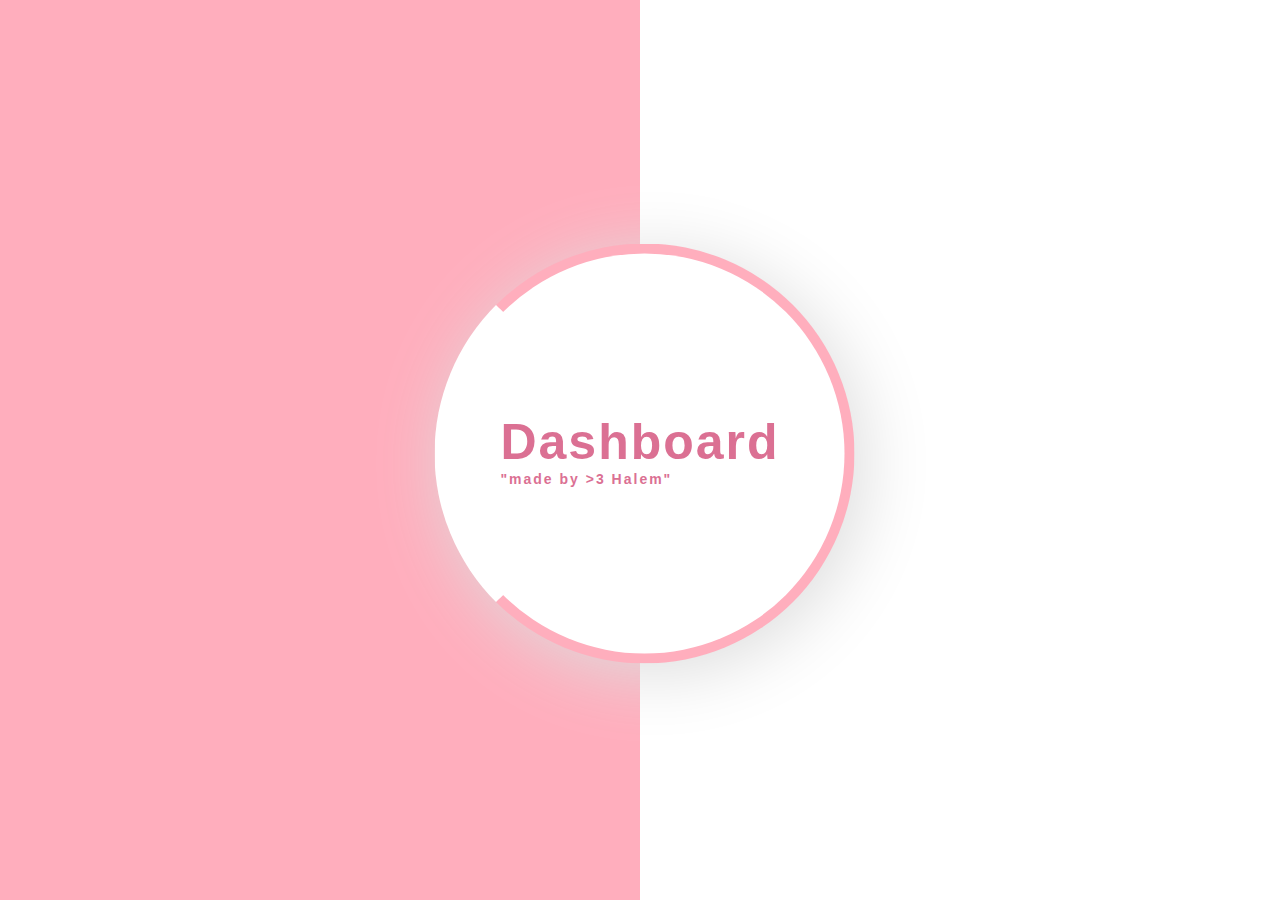
<file: index.html>
<!DOCTYPE html>
<html lang="en">
<head>
  <meta charset="UTF-8">
  <meta http-equiv="X-UA-Compatible" content="IE=edge">
  <meta name="viewport" content="width=device-width, initial-scale=1.0">
  <!-- main css framework -->
  <link rel="stylesheet" href="css/framework.css">
  <!-- main css file -->
  <link rel="stylesheet" href="css/master.css">
  <!-- Fonts AWESOME Library -->
  <link rel="stylesheet" href="https://cdnjs.cloudflare.com/ajax/libs/font-awesome/6.4.0/css/all.min.css">
  <!--  Google Fonts -->
  <link rel="preconnect" href="https://fonts.googleapis.com">
  <link rel="preconnect" href="https://fonts.gstatic.com" crossorigin>
  <link href="https://fonts.googleapis.com/css2?family=Cairo:wght@700&family=Jomhuria&family=Mynerve&family=Open+Sans:ital,wght@0,400;0,700;1,300&family=Poppins:ital,wght@0,100;0,200;0,300;0,400;0,500;0,600;0,700;0,800;0,900;1,100;1,200;1,300;1,400;1,500;1,600;1,700;1,800;1,900&family=Shantell+Sans:wght@300&family=Work+Sans:wght@200;300;400;500;600;700;800&display=swap" 
  rel="stylesheet">
  <title>Dashboard</title>
</head>
<body>
  <div class="text">Dashboard <span class="d-block fs-14">"made by >3 Halem"</span></div>
  <input class="cir" type="checkbox" name="" id="">
  <div class="page-none">
    <div class="sidebar bg-white p-20 p-relative">
      <h3 class="p-relative txt-c mt-o">Halem</h3>
      <ul>
        <li>
          <a class="active d-flex align-center fs-14 c-black rad-6 p-10" href="index.html">
            <i class="fa-solid fa-chart-simple fa-fw"></i>
            <span>Dashboard</span>
          </a>
        </li>
        <li>
          <a class="d-flex align-center fs-14 c-black rad-6 p-10" href="settings.html">
            <i class="fa-solid fa-gear fa-fw"></i>
            <span>Settings</span>
          </a>
        </li>
        <li>
          <a class=" d-flex align-center fs-14 c-black rad-6 p-10" href="profile.html">
            <i class="fa-regular fa-user fa-fw"></i>
            <span>Profile</span>
          </a>
        </li>
        <li>
          <a class=" d-flex align-center fs-14 c-black rad-6 p-10" href="projects.html">
            <i class="fa-solid fa-diagram-project fa-fw"></i>
            <span>Projects</span>
          </a>
        </li>
        <li>
          <a class=" d-flex align-center fs-14 c-black rad-6 p-10" href="courses.html">
            <i class="fa-solid fa-graduation-cap fa-fw"></i>
            <span>Courses</span>
          </a>
        </li>
        <li>
          <a class=" d-flex align-center fs-14 c-black rad-6 p-10" href="friends.html">
            <i class="fa-regular fa-circle-user fa-fw"></i>
            <span>Friends</span>
          </a>
        </li>
        <li>
          <a class="d-flex align-center fs-14 c-black rad-6 p-10" href="files.html">
            <i class="fa-regular fa-file fa-fw"></i>
            <span>Files</span>
          </a>
        </li>
        <li>
          <a class=" d-flex align-center fs-14 c-black rad-6 p-10" href="#plans.html">
            <i class="fa-regular fa-credit-card fa-fw"></i>
            <span>Plans</span>
          </a>
        </li>
      </ul>
    </div>
    <div class="content w-full">
      <!-- start-head -->
      <div class="head bg-white p-15 between-flex">
        <div class="search p-relative">
          <input class="p-10" type="search" placeholder="Type A Keyword">
        </div>
        <div class="icons d-flex align-center">
          <span class="notification p-relative">
            <i class="fa-regular fa-bell fa-lg"></i>
          </span> 
          <img src="images/@cindysarttt.jpeg" alt="">
        </div>
      </div>
      <!-- end-head -->
      <h1 class="p-relative">Dashboard</h1>
      <div class="wrapper d-grid gg-20">
        <!-- start welcome widget -->
        <div class="box-welcome bg-white rad-10 t-c-mobile d-block-mobile rad-10">
          <div class="intro p-20 d-flex space-between bg-eee">
            <div>
              <h2 class="m-0">Welcome</h2>
              <p class="c-grey mt-5">Halem_x</p>
            </div>
            <img class="hide-mobile" src="images/welcome.png" alt="">
          </div>
          <img class="avater" src="images/avatar.png" alt="">
          <div class="body d-flex txt-c p-20 mt-20 mb-20 d-block-mobile">
            <div>Mohamed Halem<span class="d-block c-grey fs-14 mt-10">Developer</span></div>
            <div>80<span class="d-block c-grey fs-14 mt-10">Projects</span></div>
            <div>$1200<span class="d-block c-grey fs-14 mt-10">Earned</span></div>
          </div>
          <a href="profile.html" class="visit d-block fs-14 rad-6 bg-blue c-white w-fit btn-shape">Profile</a>
        </div>
        <!-- end welcome widget -->
        <!-- start quick-draft  widget-->
        <div class="quick-box bg-white rad-10 p-20">
          <h2 class="mt-0 mb-10">Quick Draft</h2>
          <p class="mt-0 mb-20 c-grey fs-15">Write A Draft For Your Ideas</p>
          <form>
            <input type="text" placeholder="Title" class="d-block mb-20 w-full p-10 b-none bg-eee rad-6">
            <textarea  placeholder="Your Through" class="d-block mb-20 w-full p-10 b-none bg-eee rad-6"></textarea>
          </form>
          <a href="profile.html" class="save d-block fs-14  bg-blue c-white w-fit btn-shape">Save</a>
        </div>
        <!-- start quick-draft widget -->
        <!-- start Yearly Targets widget -->
        <div class="targets p-20 bg-white rad-10">
          <h2 class="mt-0 mb-10">Yearly Targets</h2>
          <p class="mt-0 mb-20 c-grey fs-15">Targets Of The Year</p>
          <div class="target-row mb-20 blue center-flex">
            <div class="icons center-flex">
              <i class="fa-solid fa-dollar-sign fa-lg c-blue"></i>
            </div>
            <div class="details f-1">
              <span class="fs-14 c-grey">Money</span>
              <span class="d-block mt-5 mb-10 f-w">$20000</span>
              <div class="progress p-relative">
                <span class="bg-blue blue" style="width: 80%;">
                  <span class="bg-blue">80%</span>
                </span>
              </div>
            </div>
          </div>
          <div class="target-row mb-20 orange center-flex">
            <div class="icons center-flex">
              <i class="fa-solid fa-code fa-lg c-orange"></i>
            </div>
            <div class="details f-1">
              <span class="fs-14 c-grey">Projects</span>
              <span class="d-block mt-5 mb-10 f-w">20</span>
              <div class="progress p-relative">
                <span class="bg-orange orange" style="width: 55%;">
                  <span class="bg-orange">55%</span>
                </span>
              </div>
            </div>
          </div>
          <div class="target-row mb-20 green center-flex">
            <div class="icons center-flex">
              <i class="fa-solid fa-user fa-lg c-green"></i>
            </div>
            <div class="details f-1">
              <span class="fs-14 c-grey">Team</span>
              <span class="d-block mt-5 mb-10 f-w">10</span>
              <div class="progress p-relative">
                <span class="bg-green green" style="width: 75%;">
                  <span class="bg-green">75%</span>
                </span>
              </div>
            </div>
          </div>
        </div>
        <!-- end  Yearly Targets widget -->
        <!-- start  Tickets Statistics widget -->
        <div class="tickets bg-white p-20 rad-10">
          <h2 class="mt-0 mb-10">Tickets Statistics</h2>
          <p class="mt-0 mb-20 c-grey fs-15">Everything About Support Tickets</p>
          <div class="tickets-body d-grid gg-20">
            <div class="box center-flex f-dir rad-10">
              <i class="fa-regular fa-rectangle-list fa-2x mb-10 c-orange"></i>
              <h2 class="mt-5 mb-0">2500</h2>
              <p class="mt-5 c-grey">Total</p>
            </div>
            <div class="box center-flex f-dir rad-10">
              <i class="fa-solid fa-spinner fa-2x c-blue mb-10 "></i>
              <h2 class="mt-5 mb-0">2500</h2>
              <p class="mt-5 c-grey">Total</p>
            </div>
            <div class="box center-flex f-dir rad-10">
              <i class="fa-regular fa-circle-check fa-2x mb-10 c-green"></i>
              <h2 class="mt-5 mb-0">2500</h2>
              <p class="mt-5 c-grey">Total</p>
            </div>
            <div class="box center-flex f-dir rad-10">
              <i class="fa-regular fa-rectangle-xmark fa-2x mb-10 c-red"></i>
              <h2 class="mt-5 mb-0">2500</h2>
              <p class="mt-5 c-grey">Total</p>
            </div>
          </div>
        </div>
        <!-- end  Tickets Statistics widget -->
        <!-- start  Latest News widget -->
        <div class="news bg-white p-20 rad-10 t-c-mobile">
          <h2 class="mt-0 mb-20">Latest News</h2>
          <div class="row-box d-flex align-center mb-2">
            <img src="images/news-01.png" alt="">
            <div class="inner-box f-1 d-flex space-between align-center">
              <p class="f-w">Created SASS Section<span class="d-flex fs-14 c-grey f-normal">New SASS Examples & Tutorials</span></p>
              <span class="d-block p-5 fs-14 rad-6">3 Days Ago</span>
            </div>
          </div>
          <div class="row-box d-flex align-center mb-20">
            <img src="images/news-02.png" alt="">
            <div class="inner-box f-1 d-flex space-between align-center">
              <p class="f-w">Changed The Design<span class="d-flex fs-14 c-grey f-normal">A Brand New Website Design</span></p>
              <span class="d-block p-5 fs-14 rad-6">5 Days Ago</span>
            </div>
          </div>
          <div class="row-box d-flex align-center mb-20">
            <img src="images/news-03.png" alt="">
            <div class="inner-box f-1 d-flex space-between align-center">
              <p class="f-w">Team Increased<span class="d-flex fs-14 c-grey f-normal">3 Developers Joined The Team</span></p>
              <span class="d-block p-5 fs-14 rad-6">7 Days Ago</span>
            </div>
          </div>
          <div class="row-box d-flex align-center mb-20">
            <img src="images/news-04.png" alt="">
            <div class="inner-box f-1 d-flex space-between align-center">
              <p class="f-w">Added Payment Gateway<span class="d-flex fs-14 c-grey f-normal">Many New Payment Gateways Added</span></p>
              <span class="d-block p-5 fs-14 rad-6">9 Days Ago</span>
            </div>
          </div>
        </div>
        <!-- end  Latest News widget -->
        <!-- start Latest Tasks widget -->
        <div class="tasks bg-white rad-10 p-20">
          <h2 class="mt-0 mb-10">Latest Tasks</h2>
          <div class="info-tasks between-flex  mb-10 pb-15 bor-bottom">
            <div class="inner-tasks">
              <h3 class="mb-5 m-t-0 fs-15">Record One New Video</h3>
              <p class="m-0 c-grey">Record Python Create Exe Project</p>
            </div>
            <i class="fa-regular fa-trash-can"></i>
          </div>
          <div class="info-tasks between-flex mb-10 pb-15 bor-bottom">
            <div class="inner-tasks">
              <h3 class="mb-5 mt-0 fs-15">Write Article</h3>
              <p class="m-0 c-grey">Write Low Level vs High Level Languages</p>
            </div>
            <i class="fa-regular fa-trash-can"></i>
          </div>
          <div class="info-tasks between-flex mb-10 pb-15 bor-bottom">
            <div class="inner-tasks">
              <h3 class="mb-5 mt-0 fs-15">Finish Project</h3>
              <p class="m-0 c-grey">Publish Academy Programming Project</p>
            </div>
            <i class="fa-regular fa-trash-can"></i>
          </div>
          <div class="info-tasks between-flex mb-10 pb-15 bor-bottom opa-5">
            <div class="inner-tasks">
              <h3 class="mb-5 mt-0 fs-15 ">Attend The Meeting</h3>
              <p class="m-0 c-grey">Attend The Project Business Analysis Meeting</p>
            </div>
            <i class="fa-regular fa-trash-can"></i>
          </div>
          <div class="info-tasks between-flex mb-10 pb-15">
            <div class="inner-tasks">
              <h3 class="mb-5 mt-0 fs-15 ">Finish Lesson</h3>
              <p class="m-0 c-grey">Finish Teaching Flex Box</p>
            </div>
            <i class="fa-regular fa-trash-can"></i>
          </div>
        </div>
        <!-- end  Latest Tasks widget -->
        <!-- start  Top Search Items widget -->
        <div class="search bg-white p-20 rad-10">
          <h2 class="mt-0 mb-20"> Top Search Items</h2>
          <div class="search-box c-grey between-flex mb-10">
            <div>Keyword</div>
            <div>Search Count</div>
          </div>
          <div class="search-box between-flex pb-15 pt-15">
            <span>Programming</span>
            <span class="bg-eee btn-shape rad-6 fs-14">220</span>
          </div>
          <div class="search-box between-flex pb-15 pt-15">
            <span>JavaScript</span>
            <span class="bg-eee btn-shape rad-6 fs-14">180</span>
          </div>
          <div class="search-box between-flex pb-15 pt-15">
            <span>PHP</span>
            <span class="bg-eee btn-shape rad-6 fs-14">160</span>
          </div>
          <div class="search-box between-flex pb-15 pt-15">
            <span>Code</span>
            <span class="bg-eee btn-shape rad-6 fs-14">20</span>
          </div>
          <div class="search-box between-flex pb-15 pt-15">
            <span>Design</span>
            <span class="bg-eee btn-shape rad-6 fs-14">100</span>
          </div>
          <div class="search-box between-flex pb-15 pt-15">
            <span>Logic</span>
            <span class="bg-eee btn-shape rad-6 fs-14">90</span>
          </div>
        </div>
        <!-- end Top Search Items widget -->
        <!-- start Latest Uploads widget -->
        <div class="uploads bg-white rad-10 ">
          <h2 class="mt-0 mb-20">Latest Uploads</h2>
          <div class="upload-box between-flex bor-bottom">
            <img src="images/pdf.svg" alt="">
            <div class="inner-upload f-1 between-flex">
              <p>my-file.pdf<span class="d-flex c-grey fs-14">Halem_x</span></p>
              <div class="btn-shape bg-eee">2.9mb</div>
            </div>
          </div>
          <div class="upload-box between-flex bor-bottom">
            <img src="images/psd.svg" alt="">
            <div class="inner-upload f-1 between-flex">
              <p>My-Video-File.avi<span class="d-flex c-grey fs-14">Admin</span></p>
              <div class="btn-shape bg-eee">4.9mb</div>
            </div>
          </div>
          <div class="upload-box between-flex bor-bottom">
            <img src="images/zip.svg" alt="">
            <div class="inner-upload f-1 between-flex">
              <p>My-Psd-File.pdf<span class="d-flex c-grey fs-14">Halem_x</span></p>
              <div class="btn-shape bg-eee">4.5mb</div>
            </div>
          </div>
          <div class="upload-box between-flex bor-bottom">
            <img src="images/avi.svg" alt="">
            <div class="inner-upload f-1 between-flex">
              <p>My-Zip-File.pdf<span class="d-flex c-grey fs-14">User</span></p>
              <div class="btn-shape bg-eee">8.9mb</div>
            </div>
          </div>
          <div class="upload-box between-flex bor-bottom">
            <img src="images/dll.svg" alt="">
            <div class="inner-upload f-1 between-flex">
              <p>My-DLL-File.pdf<span class="d-flex c-grey fs-14">Admin</span></p>
              <div class="btn-shape bg-eee">4.9mb</div>
            </div>
          </div>
          <div class="upload-box between-flex ">
            <img src="images/eps.svg" alt="">
            <div class="inner-upload f-1 between-flex">
              <p>My-Eps-File.pdf<span class="d-flex c-grey fs-14">Designer</span></p>
              <div class="btn-shape bg-eee">8.9mb</div>
            </div>
          </div>
        </div>
        <!-- end Latest Uploads widget -->
        <!-- start Last Project Progress widget -->
        <div class="project bg-white rad-10 p-20 p-relative">
          <h2 class="mt-0 mb-20">Last Project Progress</h2>
          <div class="box-project d-flex align-center mb-20">
            <div class="circle p-relative"></div>
            <div class="f-w">Got The Project</div>
          </div>
          <div class="box-project d-flex align-center  mb-20">
            <div class="circle p-relative"></div>
            <div class="f-w">Got The Project</div>
          </div>
          <div class="box-project d-flex align-center  mb-20">
            <div class="circle p-relative"></div>
            <div class="f-w">Got The Project</div>
          </div>
          <div class="box-project d-flex align-center  mb-20">
            <div class="circle p-relative"></div>
            <div class="f-w">Got The Project</div>
          </div>
          <div class="box-project d-flex align-center ">
            <div class="last p-relative"></div>
            <div class="f-w">Got The Project</div>
          </div>
          <img class="hide-mobile " src="images/project.png" alt="">
        </div>
        <!-- end Last Project Progress widget -->
        <!-- start Reminders widget -->
        <div class="reminders bg-white rad-10 p-20">
          <h2 class="mt-0 mb-25">Reminders</h2>
          <ul class="m-0">
            <li class="d-flex align-center  mt-15">
              <span class="bg-blue"></span>
              <div class="pl-15 blue">
                <p class="mb-5 mt-0 fs-14 f-w">Check My Tasks List</p>
                <span class="c-grey fs-14">28/09/2022 - 12:00am</span>
              </div>
            </li>
            <li class="d-flex align-center mt-15">
              <span class="bg-green"></span>
              <div class="pl-15 green">
                <p class="mb-5 mt-0 fs-14 f-w">Check My Projects</p>
                <span class="c-grey fs-14">26/10/2022 - 12:00am</span>
              </div>
            </li>
            <li class="d-flex align-center mt-15">
              <span class="bg-orange"></span>
              <div class="pl-15 orange">
                <p class="mb-5 mt-0 fs-14 f-w">Call All My Clients</p>
                <span class="c-grey fs-14">05/11/2022 - 12:00am</span>
              </div>
            </li>
            <li class="d-flex align-center mt-15">
              <span class="bg-red"></span>
              <div class="pl-15 red">
                <p class="mb-5 mt-0 fs-14 f-w">Finish The Development Workshop</p>
                <span class="c-grey fs-14">20/12/2022 - 12:00am</span>
              </div>
            </li>
          </ul>
        </div>
        <!-- end Reminders widget -->
        <!-- start Latest Post widget -->
        <div class="post bg-white p-20 rad-10">
          <h2 class="mt-0 mb-20">Latest Post</h2>
          <div class="img-box d-flex align-center bor-bottom pb-15 ">
            <img  src="images/@cindysarttt.jpeg" alt="">
            <div>
              <p class="f-w  mb-5 ">M.Halem_x</p>
              <span class="c-grey fs-14 f-w mt-0">About 3 Hours Ago</span>
            </div>
          </div>
          <div class="juset-txt bor-bottom pb-60 pt-30 f-w lh-2 t-c-mobile">
            You Can Fool All Of The People Some Of The Time, And Some Of The People All Of The Time, But You Can't Fool All Of The People All Of The Time.
          </div>
          <div class="post-icon  between-flex c-grey">
            <p><i class="fa-regular fa-heart"></i> 1.8K</p>
            <span><i class="fa-regular fa-comments"></i> 500</span>
          </div>
        </div>
        <!-- end Latest Post widget -->
        <!-- start Social Media Stats widget -->
        <div class="social bg-white rad-10 p-20 ">
          <h2 class="mt-0 mb-25">Social Media Stats</h2>
          <div class="social-box d-flex align-center mt-10 bg-f">
            <i class="fa-brands fa-twitter fa-2x d-block c-white bg-tweet p-10 w-50"></i>
            <div class="inner-social between-flex f-1 pr-10 pl-10">
              <p class="f-w c-tweet">90K Followers</p>
              <a href="#" class="d-block bg-tweet c-white btn-shape">Follow</a>
            </div>
          </div>
          <div class="social-box d-flex align-center mt-10">
            <i class="fa-brands fa-facebook-f fa-2x d-block fs-14 c-white bg-face p-10 w-50 t-c"></i>
            <div class="inner-social between-flex f-1 pr-10 pl-10 bg-t">
              <p class="f-w c-blue">2M Like</p>
              <a href="#" class="d-block bg-face c-white btn-shape">Like</a>
            </div>
          </div>
          <div class="social-box d-flex align-center mt-10">
            <i class="fa-brands fa-youtube fa-2x d-block mr- c-white bg-red youtube pr-5 w-50"></i>
            <div class="inner-social between-flex f-1 pr-10 pl-10 bg-you">
              <p class="f-w c-red">1M Subs</p>
              <a href="#" class="d-block bg-red c-white btn-shape">Subscribe</a>
            </div>
          </div>
          <div class="social-box d-flex align-center mt-10">
            <i class="fa-brands fa-linkedin fa-2x d-block bg-lin c-white bg-tweet p-10 w-50"></i>
            <div class="inner-social between-flex f-1 pr-10 pl-10 bg-l">
              <p class="f-w c-lin">60K Followers</p>
              <a href="#" class="d-block bg-lin c-white btn-shape">Follow</a>
            </div>
          </div>
        </div>
        <!-- end Social Media Stats widget -->
      </div>
      <!-- start table -->
      <div class="projects p-20 rad-10 bg-white m-20">
        <h2 class="mt-0 mb-20">Projects</h2>
        <div class="responsive-table">
          <table class="fs-15 w-full">
            <thead>
              <tr>
                <td>Name</td>
                <td>Finish Date</td>
                <td>Client</td>
                <td>Price</td>
                <td>Team</td>
                <td>Status</td>
              </tr>
            </thead>
            <tbody>
              <tr>
                <td>Ministry Wikipedia</td>
                <td>10 May 2022</td>
                <td>Ministry</td>
                <td>$5300</td>
                <td>
                  <img src="images/team-01.png" alt="">
                  <img src="images/team-02.png" alt="">
                  <img src="images/team-03.png" alt="">
                  <img src="images/team-05.png" alt="">
                </td>
                <td>
                  <span class="label bg-orange c-white btn-shape">Pending</span>
                </td>
              </tr>
              <tr>
                <td>Halem_x</td>
                <td>	12 Oct 2021</td>
                <td>M.halem.store</td>
                <td>$1500</td>
                <td>
                  <img src="images/team-01.png" alt="">
                  <img src="images/team-02.png" alt="">
                  <img src="images/team-05.png" alt="">
                </td>
                <td>
                  <span class="label bg-blue c-white btn-shape">in progress</span>
                </td>
              </tr>
              <tr>
                <td>Bouba App</td>
                <td>05 Sep 2021</td>
                <td>Bouba</td>
                <td>$300</td>
                <td>
                  <img src="images/team-01.png" alt="">
                  <img src="images/team-02.png" alt="">
                </td>
                <td>
                  <span class="label bg-green c-white btn-shape">Completed</span>
                </td>
              </tr>
              <tr>
                <td>Mahmoud Website</td>
                <td>22 May 2021</td>
                <td>Mahmoud</td>
                <td>$800</td>
                <td>
                  <img src="images/team-03.png" alt="">
                  <img src="images/team-05.png" alt="">
                </td>
                <td>
                  <span class="label bg-green c-white btn-shape">Completed</span>
                </td>
              </tr>
              <tr>
                <td>Sayed Website</td>
                <td>24 May 2021</td>
                <td>Sayed</td>
                <td>$1000</td>
                <td>
                  <img src="images/team-01.png" alt="">
                  <img src="images/team-05.png" alt="">
                </td>
                <td>
                  <span class="label bg-red c-white btn-shape">Rejected</span>
                </td>
              </tr>
              <tr>
                <td>Arena Application</td>
                <td>	01 Mar 2021</td>
                <td>	Arena Company</td>
                <td>$2600</td>
                <td>
                  <img src="images/team-01.png" alt="">
                  <img src="images/team-05.png" alt="">
                </td>
                <td>
                  <span class="label bg-green c-white btn-shape">Completed</span>
                </td>
              </tr>
            </tbody>
          </table>
        </div>
      </div>
      <!--end table -->
    </div>
  </div>
</body>
</html>
</file>
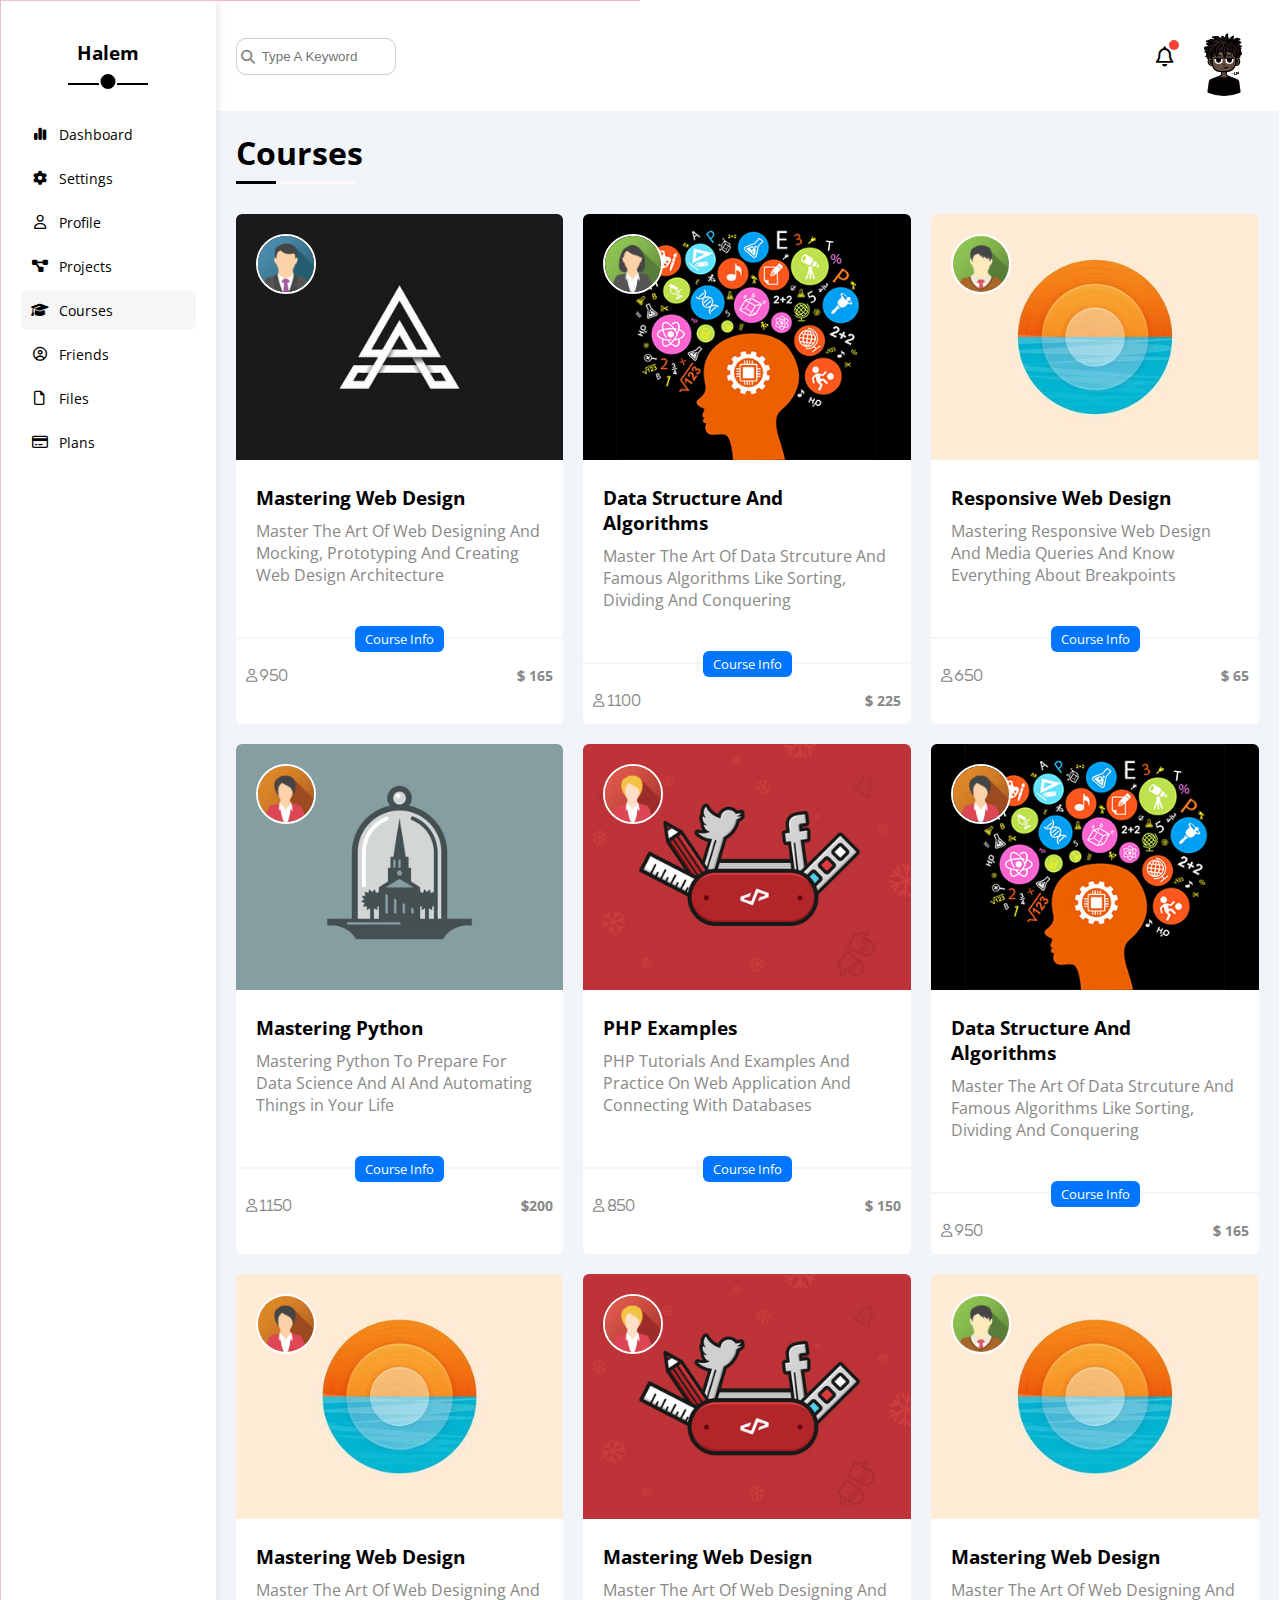
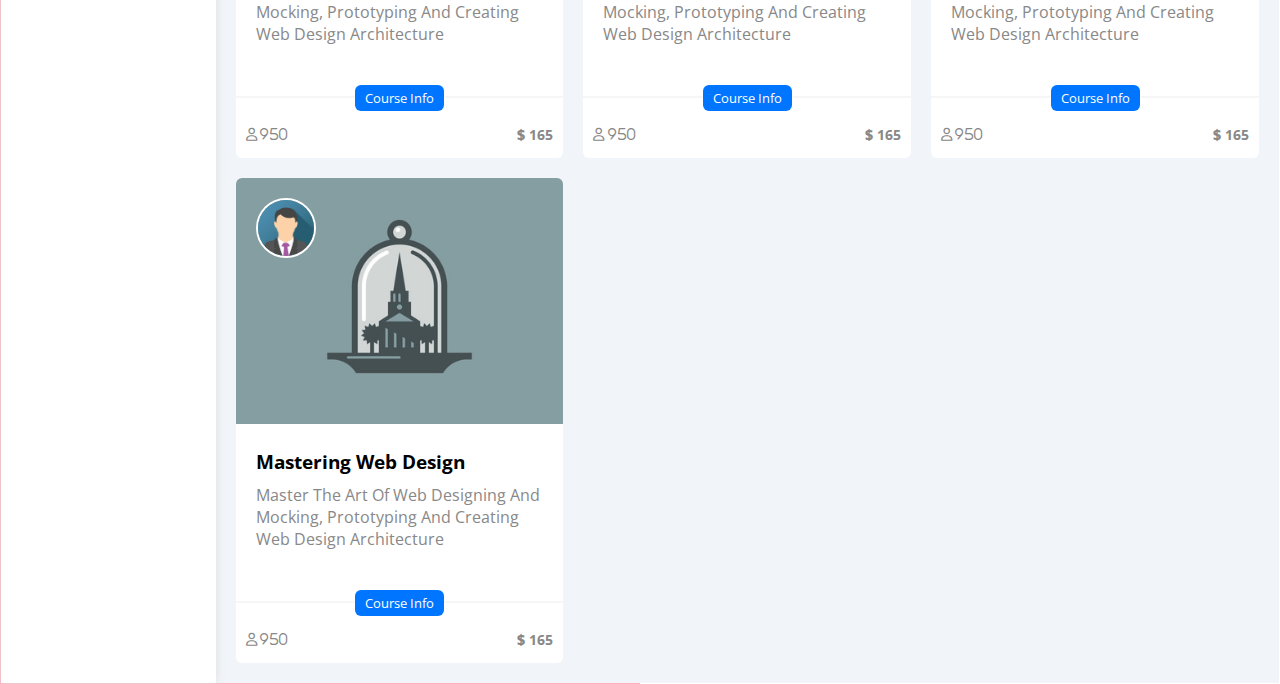
<file: courses.html>
<!DOCTYPE html>
<html lang="en">
<head>
  <meta charset="UTF-8">
  <meta http-equiv="X-UA-Compatible" content="IE=edge">
  <meta name="viewport" content="width=device-width, initial-scale=1.0">
  <!-- main css framework -->
  <link rel="stylesheet" href="css/framework.css">
  <!-- main css file -->
  <link rel="stylesheet" href="css/master.css">
  <!-- Fonts AWESOME Library -->
  <link rel="stylesheet" href="https://cdnjs.cloudflare.com/ajax/libs/font-awesome/6.4.0/css/all.min.css">
  <!--  Google Fonts -->
  <link rel="preconnect" href="https://fonts.googleapis.com">
  <link rel="preconnect" href="https://fonts.gstatic.com" crossorigin>
  <link href="https://fonts.googleapis.com/css2?family=Cairo:wght@700&family=Jomhuria&family=Mynerve&family=Open+Sans:ital,wght@0,400;0,700;1,300&family=Poppins:ital,wght@0,100;0,200;0,300;0,400;0,500;0,600;0,700;0,800;0,900;1,100;1,200;1,300;1,400;1,500;1,600;1,700;1,800;1,900&family=Shantell+Sans:wght@300&family=Work+Sans:wght@200;300;400;500;600;700;800&display=swap" 
  rel="stylesheet">
  <title>Settings</title>
</head>
<body>
  <div class="page d-flex">
    <div class="sidebar bg-white p-20 p-relative">
      <h3 class="p-relative txt-c mt-o">Halem</h3>
      <ul>
        <li>
          <a class="d-flex align-center fs-14 c-black rad-6 p-10" href="index.html">
            <i class="fa-solid fa-chart-simple fa-fw"></i>
            <span>Dashboard</span>
          </a>
        </li>
        <li>
          <a class=" d-flex align-center fs-14 c-black rad-6 p-10" href="settings.html">
            <i class="fa-solid fa-gear fa-fw"></i>
            <span>Settings</span>
          </a>
        </li>
        <li>
          <a class=" d-flex align-center fs-14 c-black rad-6 p-10" href="profile.html">
            <i class="fa-regular fa-user fa-fw"></i>
            <span>Profile</span>
          </a>
        </li>
        <li>
          <a class=" d-flex align-center fs-14 c-black rad-6 p-10" href="projects.html">
            <i class="fa-solid fa-diagram-project fa-fw"></i>
            <span>Projects</span>
          </a>
        </li>
        <li>
          <a class="active d-flex align-center fs-14 c-black rad-6 p-10" href="courses.html">
            <i class="fa-solid fa-graduation-cap fa-fw"></i>
            <span>Courses</span>
          </a>
        </li>
        <li>
          <a class=" d-flex align-center fs-14 c-black rad-6 p-10" href="friends.html">
            <i class="fa-regular fa-circle-user fa-fw"></i>
            <span>Friends</span>
          </a>
        </li>
        <li>
          <a class="d-flex align-center fs-14 c-black rad-6 p-10" href="files.html">
            <i class="fa-regular fa-file fa-fw"></i>
            <span>Files</span>
          </a>
        </li>
        <li>
          <a class=" d-flex align-center fs-14 c-black rad-6 p-10" href="plans.html">
            <i class="fa-regular fa-credit-card fa-fw"></i>
            <span>Plans</span>
          </a>
        </li>
      </ul>
    </div>
    <div class="content w-full">
      <!-- start-header -->
      <div class="head bg-white p-15 between-flex">
        <div class="search p-relative">
          <input class="p-10" type="search" placeholder="Type A Keyword">
        </div>
        <div class="icons d-flex align-center">
          <span class="notification p-relative">
            <i class="fa-regular fa-bell fa-lg"></i>
          </span> 
          <img src="images/@cindysarttt.jpeg" alt="">
        </div>
      </div>
      <!-- end-header -->
      <h1 class="p-relative">Courses</h1>
      <!-- start Courses page -->
      <div class="courses-page d-grid gg-20 m-20">
        <div class="box-course bg-white rad-6  p-relative">
          <img src="images/team-01.png" alt="">
          <div class="image-course">
            <img src="images/course-01.jpg" alt="">
          </div>
          <div class="text-course p-20">
            <h3 class="mt-0 mb-10">Mastering Web Design</h3>
            <p class="mt-0 c-grey mb-20">Master The Art Of Web Designing And Mocking, Prototyping And Creating Web Design Architecture</p>
          </div>
          <div class="butt center-flex mb-0">
            <span class="btn-shape bg-blue fs-13 c-white p-relative">Course Info</span>
          </div>
          <div class="info-course between-flex">
            <i class="fa-regular fa-user c-grey fs-13">
              950
            </i>
            <p class="c-grey fs-14 f-w"><b>$</b> 165</p>
          </div>
        </div>
        <div class="box-course bg-white rad-6  p-relative">
          <img src="images/team-02.png" alt="">
          <div class="image-course">
            <img src="images/course-02.jpg" alt="">
          </div>
          <div class="text-course p-20">
            <h3 class="mt-0 mb-10">Data Structure And Algorithms</h3>
            <p class="mt-0 c-grey mb-20">Master The Art Of Data Strcuture And Famous Algorithms Like Sorting, Dividing And Conquering</p>
          </div>
          <div class="butt center-flex mb-0">
            <span class="btn-shape bg-blue fs-13 c-white p-relative">Course Info</span>
          </div>
          <div class="info-course between-flex">
            <i class="fa-regular fa-user c-grey fs-13">
              1100
            </i>
            <p class="c-grey fs-14 f-w"><b>$</b> 225</p>
          </div>
        </div>
        <div class="box-course bg-white rad-6  p-relative">
          <img src="images/team-03.png" alt="">
          <div class="image-course">
            <img src="images/course-03.jpg" alt="">
          </div>
          <div class="text-course p-20">
            <h3 class="mt-0 mb-10">Responsive Web Design</h3>
            <p class="mt-0 c-grey mb-20">Mastering Responsive Web Design And Media Queries And Know Everything About Breakpoints</p>
          </div>
          <div class="butt center-flex mb-0">
            <span class="btn-shape bg-blue fs-13 c-white p-relative">Course Info</span>
          </div>
          <div class="info-course between-flex">
            <i class="fa-regular fa-user c-grey fs-13">
              650
            </i>
            <p class="c-grey fs-14 f-w"><b>$</b> 65</p>
          </div>
        </div>
        <div class="box-course bg-white rad-6  p-relative">
          <img src="images/team-04.png" alt="">
          <div class="image-course">
            <img src="images/course-04.jpg" alt="">
          </div>
          <div class="text-course p-20">
            <h3 class="mt-0 mb-10">Mastering Python</h3>
            <p class="mt-0 c-grey mb-20">Mastering Python To Prepare For Data Science And AI And Automating Things in Your Life</p>
          </div>
          <div class="butt center-flex mb-0">
            <span class="btn-shape bg-blue fs-13 c-white p-relative">Course Info</span>
          </div>
          <div class="info-course between-flex">
            <i class="fa-regular fa-user c-grey fs-13">
              1150
            </i>
            <p class="c-grey fs-14 f-w"><b>$</b>200</p>
          </div>
        </div>
        <div class="box-course bg-white rad-6  p-relative">
          <img src="images/team-05.png" alt="">
          <div class="image-course">
            <img src="images/course-05.jpg" alt="">
          </div>
          <div class="text-course p-20">
            <h3 class="mt-0 mb-10">PHP Examples</h3>
            <p class="mt-0 c-grey mb-20">PHP Tutorials And Examples And Practice On Web Application And Connecting With Databases</p>
          </div>
          <div class="butt center-flex mb-0">
            <span class="btn-shape bg-blue fs-13 c-white p-relative">Course Info</span>
          </div>
          <div class="info-course between-flex">
            <i class="fa-regular fa-user c-grey fs-13">
              850
            </i>
            <p class="c-grey fs-14 f-w"><b>$</b> 150</p>
          </div>
        </div>
        <div class="box-course bg-white rad-6  p-relative">
          <img src="images/team-04.png" alt="">
          <div class="image-course">
            <img src="images/course-02.jpg" alt="">
          </div>
          <div class="text-course p-20">
            <h3 class="mt-0 mb-10">Data Structure And Algorithms</h3>
            <p class="mt-0 c-grey mb-20">Master The Art Of Data Strcuture And Famous Algorithms Like Sorting, Dividing And Conquering</p>
          </div>
          <div class="butt center-flex mb-0">
            <span class="btn-shape bg-blue fs-13 c-white p-relative">Course Info</span>
          </div>
          <div class="info-course between-flex">
            <i class="fa-regular fa-user c-grey fs-13">
              950
            </i>
            <p class="c-grey fs-14 f-w"><b>$</b> 165</p>
          </div>
        </div>
        <div class="box-course bg-white rad-6  p-relative">
          <img src="images/team-04.png" alt="">
          <div class="image-course">
            <img src="images/course-03.jpg" alt="">
          </div>
          <div class="text-course p-20">
            <h3 class="mt-0 mb-10">Mastering Web Design</h3>
            <p class="mt-0 c-grey mb-20">Master The Art Of Web Designing And Mocking, Prototyping And Creating Web Design Architecture</p>
          </div>
          <div class="butt center-flex mb-0">
            <span class="btn-shape bg-blue fs-13 c-white p-relative">Course Info</span>
          </div>
          <div class="info-course between-flex">
            <i class="fa-regular fa-user c-grey fs-13">
              950
            </i>
            <p class="c-grey fs-14 f-w"><b>$</b> 165</p>
          </div>
        </div>
        <div class="box-course bg-white rad-6  p-relative">
          <img src="images/team-05.png" alt="">
          <div class="image-course">
            <img src="images/course-05.jpg" alt="">
          </div>
          <div class="text-course p-20">
            <h3 class="mt-0 mb-10">Mastering Web Design</h3>
            <p class="mt-0 c-grey mb-20">Master The Art Of Web Designing And Mocking, Prototyping And Creating Web Design Architecture</p>
          </div>
          <div class="butt center-flex mb-0">
            <span class="btn-shape bg-blue fs-13 c-white p-relative">Course Info</span>
          </div>
          <div class="info-course between-flex">
            <i class="fa-regular fa-user c-grey fs-13">
              950
            </i>
            <p class="c-grey fs-14 f-w"><b>$</b> 165</p>
          </div>
        </div>
        <div class="box-course bg-white rad-6  p-relative">
          <img src="images/team-03.png" alt="">
          <div class="image-course">
            <img src="images/course-03.jpg" alt="">
          </div>
          <div class="text-course p-20">
            <h3 class="mt-0 mb-10">Mastering Web Design</h3>
            <p class="mt-0 c-grey mb-20">Master The Art Of Web Designing And Mocking, Prototyping And Creating Web Design Architecture</p>
          </div>
          <div class="butt center-flex mb-0">
            <span class="btn-shape bg-blue fs-13 c-white p-relative">Course Info</span>
          </div>
          <div class="info-course between-flex">
            <i class="fa-regular fa-user c-grey fs-13">
              950
            </i>
            <p class="c-grey fs-14 f-w"><b>$</b> 165</p>
          </div>
        </div>
        <div class="box-course bg-white rad-6  p-relative">
          <img src="images/team-01.png" alt="">
          <div class="image-course">
            <img src="images/course-04.jpg" alt="">
          </div>
          <div class="text-course p-20">
            <h3 class="mt-0 mb-10">Mastering Web Design</h3>
            <p class="mt-0 c-grey mb-20">Master The Art Of Web Designing And Mocking, Prototyping And Creating Web Design Architecture</p>
          </div>
          <div class="butt center-flex mb-0">
            <span class="btn-shape bg-blue fs-13 c-white p-relative">Course Info</span>
          </div>
          <div class="info-course between-flex">
            <i class="fa-regular fa-user c-grey fs-13">
              950
            </i>
            <p class="c-grey fs-14 f-w"><b>$</b> 165</p>
          </div>
        </div>
      </div>
      <!-- end Courses page -->
    </div>
  </div>
</body>
</file>
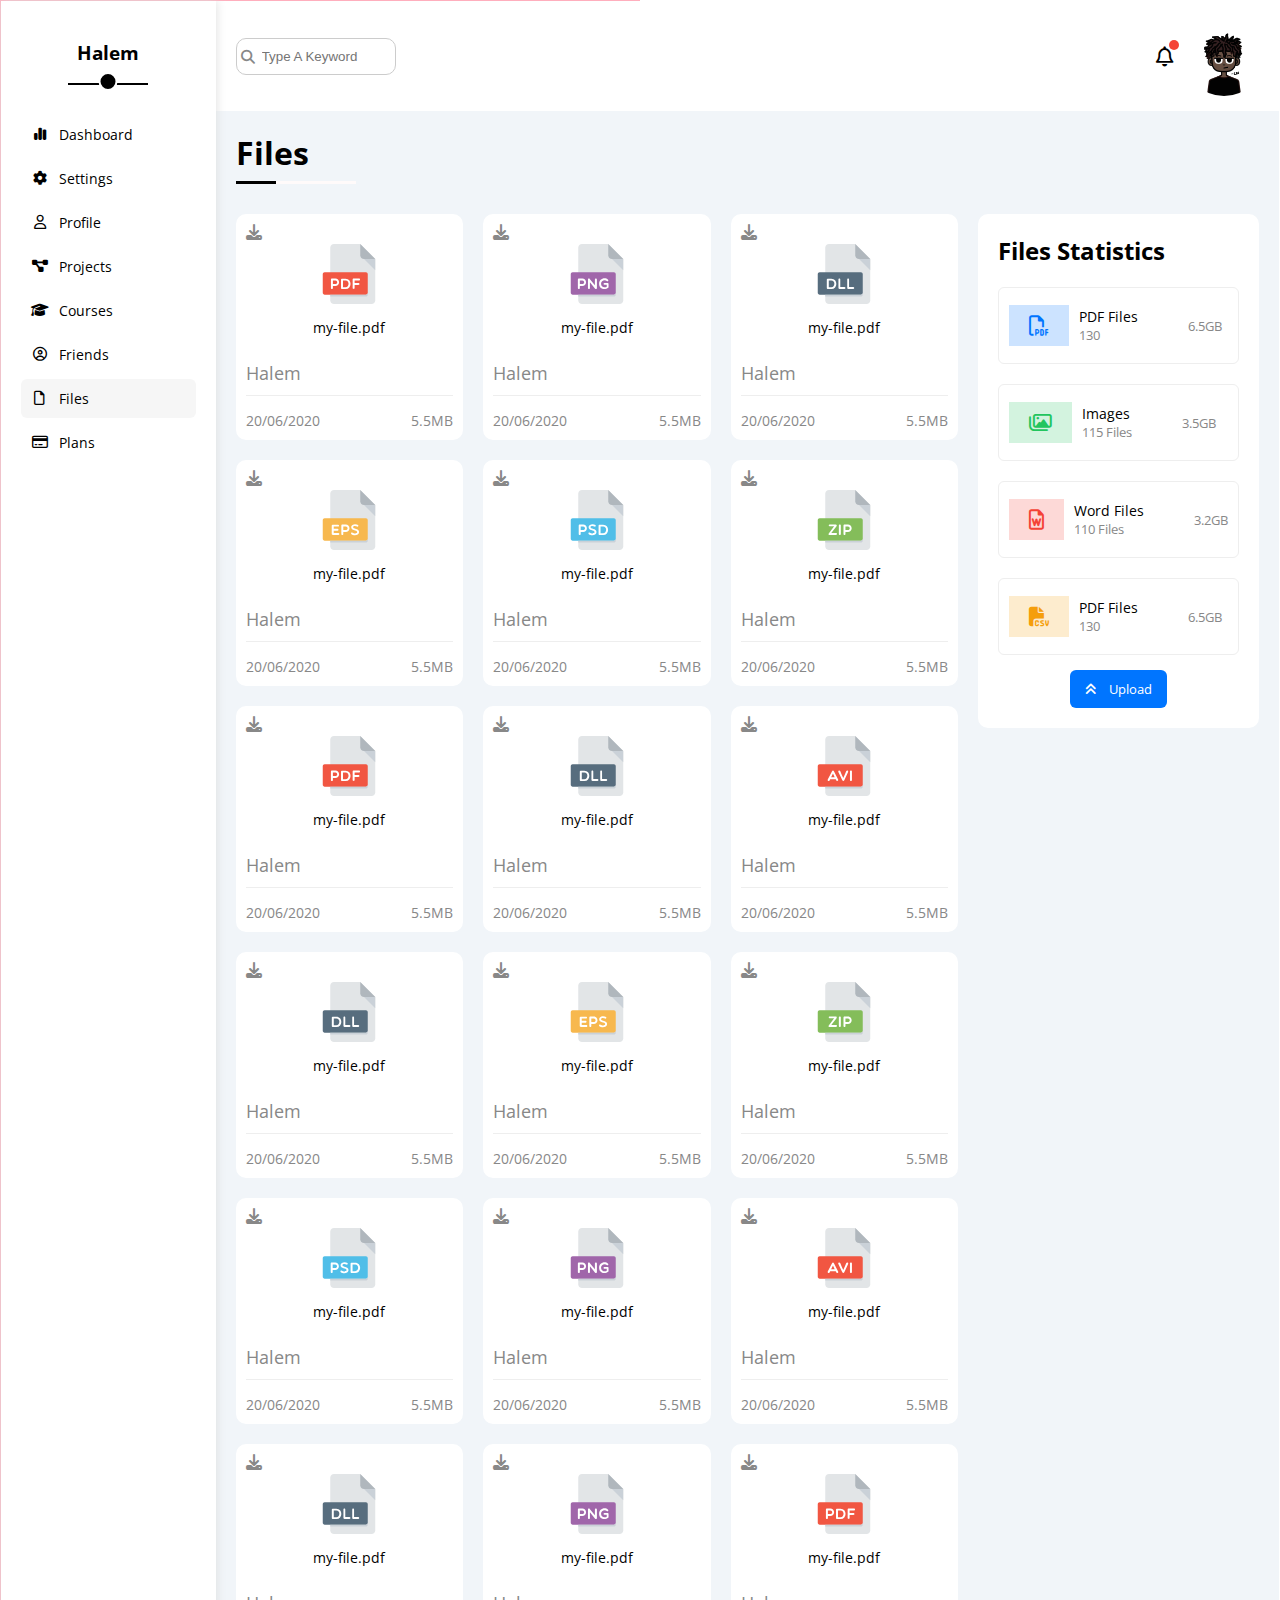
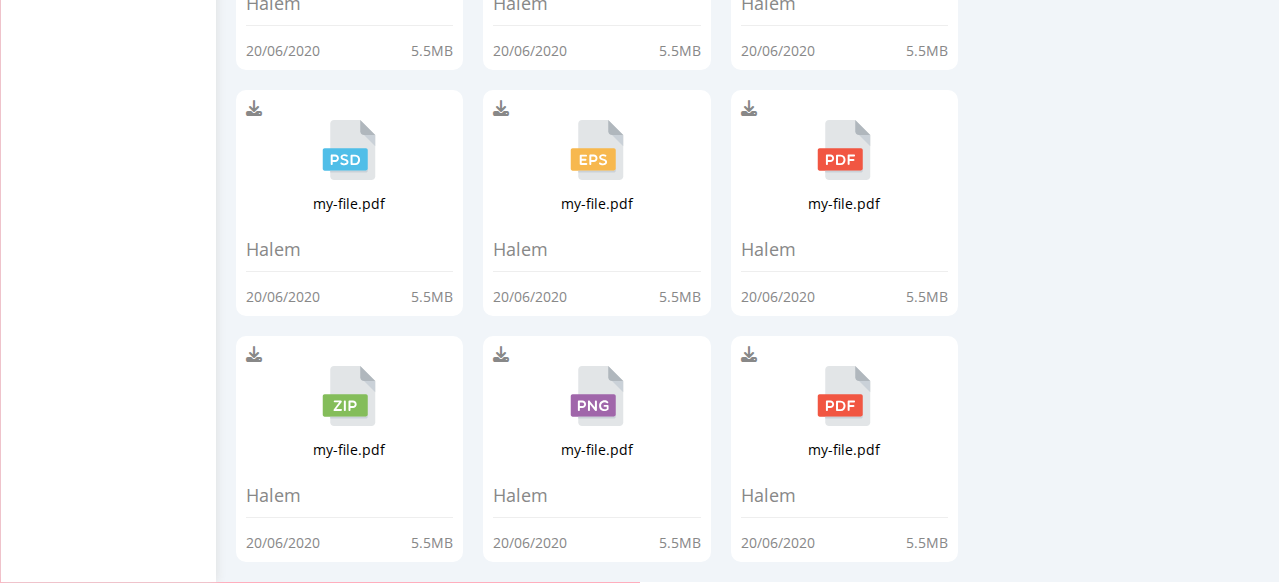
<file: files.html>
<!DOCTYPE html>
<html lang="en">
<head>
  <meta charset="UTF-8">
  <meta http-equiv="X-UA-Compatible" content="IE=edge">
  <meta name="viewport" content="width=device-width, initial-scale=1.0">
  <!-- main css framework -->
  <link rel="stylesheet" href="css/framework.css">
  <!-- main css file -->
  <link rel="stylesheet" href="css/master.css">
  <!-- Fonts AWESOME Library -->
  <link rel="stylesheet" href="https://cdnjs.cloudflare.com/ajax/libs/font-awesome/6.4.0/css/all.min.css">
  <!--  Google Fonts -->
  <link rel="preconnect" href="https://fonts.googleapis.com">
  <link rel="preconnect" href="https://fonts.gstatic.com" crossorigin>
  <link href="https://fonts.googleapis.com/css2?family=Cairo:wght@700&family=Jomhuria&family=Mynerve&family=Open+Sans:ital,wght@0,400;0,700;1,300&family=Poppins:ital,wght@0,100;0,200;0,300;0,400;0,500;0,600;0,700;0,800;0,900;1,100;1,200;1,300;1,400;1,500;1,600;1,700;1,800;1,900&family=Shantell+Sans:wght@300&family=Work+Sans:wght@200;300;400;500;600;700;800&display=swap" 
  rel="stylesheet">
  <title>Settings</title>
</head>
<body>
  <div class="page d-flex">
    <div class="sidebar bg-white p-20 p-relative">
      <h3 class="p-relative txt-c mt-o">Halem</h3>
      <ul>
        <li>
          <a class="d-flex align-center fs-14 c-black rad-6 p-10" href="index.html">
            <i class="fa-solid fa-chart-simple fa-fw"></i>
            <span>Dashboard</span>
          </a>
        </li>
        <li>
          <a class=" d-flex align-center fs-14 c-black rad-6 p-10" href="settings.html">
            <i class="fa-solid fa-gear fa-fw"></i>
            <span>Settings</span>
          </a>
        </li>
        <li>
          <a class=" d-flex align-center fs-14 c-black rad-6 p-10" href="profile.html">
            <i class="fa-regular fa-user fa-fw"></i>
            <span>Profile</span>
          </a>
        </li>
        <li>
          <a class=" d-flex align-center fs-14 c-black rad-6 p-10" href="projects.html">
            <i class="fa-solid fa-diagram-project fa-fw"></i>
            <span>Projects</span>
          </a>
        </li>
        <li>
          <a class=" d-flex align-center fs-14 c-black rad-6 p-10" href="courses.html">
            <i class="fa-solid fa-graduation-cap fa-fw"></i>
            <span>Courses</span>
          </a>
        </li>
        <li>
          <a class=" d-flex align-center fs-14 c-black rad-6 p-10" href="friends.html">
            <i class="active fa-regular fa-circle-user fa-fw"></i>
            <span>Friends</span>
          </a>
        </li>
        <li>
          <a class="active d-flex align-center fs-14 c-black rad-6 p-10" href="files.html">
            <i class="fa-regular fa-file fa-fw"></i>
            <span>Files</span>
          </a>
        </li>
        <li>
          <a class=" d-flex align-center fs-14 c-black rad-6 p-10" href="plans.html">
            <i class="fa-regular fa-credit-card fa-fw"></i>
            <span>Plans</span>
          </a>
        </li>
      </ul>
    </div>
    <div class="content w-full">
      <!-- start-header -->
      <div class="head bg-white p-15 between-flex">
        <div class="search p-relative">
          <input class="p-10" type="search" placeholder="Type A Keyword">
        </div>
        <div class="icons d-flex align-center">
          <span class="notification p-relative">
            <i class="fa-regular fa-bell fa-lg"></i>
          </span> 
          <img src="images/@cindysarttt.jpeg" alt="">
        </div>
      </div>
      <!-- end-header -->
      <h1 class="p-relative">Files</h1>
      <!-- start Files page -->
      <div class="Files-page d-flex align-center m-20 gg-20">
        <div class="sidebar-files bg-white rad-10 p-20">
          <h2 class="mt-0 mb-20">Files Statistics</h2>
          <div class="inner-sidebar d-flex align-center rad-6 mb-20 ">
            <div class=" blue center-flex p-20 mr-10">
              <i class="fa-regular fa-file-pdf fa-lg  c-blue fs-14"></i>
            </div>
            <div class="info-inner d-flex align-center">
              <p class="fs-14 ">PDF Files<span class="d-block fs-13 c-grey">130</span></p>
              <span class="fs-13 c-grey ml-50 ">6.5GB</span>
            </div>
          </div>
          <div class="inner-sidebar d-flex align-center rad-6 mb-20 ">
            <div class="green center-flex p-20 mr-10">
              <i class="fa-regular fa-images fa-lg  c-green fs-14"></i>
            </div>
            <div class="info-inner d-flex align-center">
              <p class="fs-14 ">Images<span class="d-block fs-13 c-grey">115 Files</span></p>
              <span class="fs-13 c-grey ml-50 ">3.5GB</span>
            </div>
          </div>
          <div class="inner-sidebar d-flex align-center rad-6 mb-20 ">
            <div class="red center-flex p-20 mr-10">
              <i class="fa-regular fa-file-word fa-lg c-red fs-14"></i>
            </div>
            <div class="info-inner d-flex align-center">
              <p class="fs-14 ">Word Files<span class="d-block fs-13 c-grey">110 Files</span></p>
              <span class="fs-13 c-grey ml-50 ">3.2GB</span>
            </div>
          </div>
          <div class="inner-sidebar d-flex align-center rad-6">
            <div class="orange center-flex p-20 mr-10">
              <i class="fa-solid fa-file-csv fa-lg  c-orange fs-14"></i>
            </div>
            <div class="info-inner d-flex align-center">
              <p class="fs-14 ">PDF Files<span class="d-block fs-13 c-grey">130</span></p>
              <span class="fs-13 c-grey ml-50 ">6.5GB</span>
            </div>
          </div>
          <a href="#" class="upload bg-blue c-white fs-13 rad-6 d-block w-fit ">
            <i class="fa-solid fa-angles-up mr-10 move">
            </i>
            Upload
          </a>
        </div>
        <div class="grid-files d-grid gg-20 f-1">
          <div class="box-file bg-white rad-10 p-10 p-relative">
            <i class="fa-solid fa-download c-grey p-absl"></i>
            <div class="image-grid center-flex f-dir mt-20 mb-10">
              <img src="images/pdf (1).svg" alt="">
              <p class="fs-14">my-file.pdf</p>
            </div>
            <p class="c-grey fs-17 mt-0 mb-10">Halem</p>
            <div class="footer-b0x-file between-flex bor-top pt-15">
              <span class="fs-14 c-grey">20/06/2020</span>
              <span class="fs-14 c-grey">5.5MB</span>
            </div>
          </div>
          <div class="box-file bg-white rad-10 p-10 p-relative">
            <i class="fa-solid fa-download c-grey p-absl"></i>
            <div class="image-grid center-flex f-dir mt-20 mb-10">
              <img src="images/png.svg" alt="">
              <p class="fs-14">my-file.pdf</p>
            </div>
            <p class="c-grey fs-17 mt-0 mb-10">Halem</p>
            <div class="footer-b0x-file between-flex bor-top pt-15">
              <span class="fs-14 c-grey">20/06/2020</span>
              <span class="fs-14 c-grey">5.5MB</span>
            </div>
          </div>
          <div class="box-file bg-white rad-10 p-10 p-relative">
            <i class="fa-solid fa-download c-grey p-absl"></i>
            <div class="image-grid center-flex f-dir mt-20 mb-10">
              <img src="images/dll (1).svg" alt="">
              <p class="fs-14">my-file.pdf</p>
            </div>
            <p class="c-grey fs-17 mt-0 mb-10">Halem</p>
            <div class="footer-b0x-file between-flex bor-top pt-15">
              <span class="fs-14 c-grey">20/06/2020</span>
              <span class="fs-14 c-grey">5.5MB</span>
            </div>
          </div>
          <div class="box-file bg-white rad-10 p-10 p-relative">
            <i class="fa-solid fa-download c-grey p-absl"></i>
            <div class="image-grid center-flex f-dir mt-20 mb-10">
              <img src="images/eps (1).svg" alt="">
              <p class="fs-14">my-file.pdf</p>
            </div>
            <p class="c-grey fs-17 mt-0 mb-10">Halem</p>
            <div class="footer-b0x-file between-flex bor-top pt-15">
              <span class="fs-14 c-grey">20/06/2020</span>
              <span class="fs-14 c-grey">5.5MB</span>
            </div>
          </div>
          <div class="box-file bg-white rad-10 p-10 p-relative">
            <i class="fa-solid fa-download c-grey p-absl"></i>
            <div class="image-grid center-flex f-dir mt-20 mb-10">
              <img src="images/psd (1).svg" alt="">
              <p class="fs-14">my-file.pdf</p>
            </div>
            <p class="c-grey fs-17 mt-0 mb-10">Halem</p>
            <div class="footer-b0x-file between-flex bor-top pt-15">
              <span class="fs-14 c-grey">20/06/2020</span>
              <span class="fs-14 c-grey">5.5MB</span>
            </div>
          </div>
          <div class="box-file bg-white rad-10 p-10 p-relative">
            <i class="fa-solid fa-download c-grey p-absl"></i>
            <div class="image-grid center-flex f-dir mt-20 mb-10">
              <img src="images/zip.svg" alt="">
              <p class="fs-14">my-file.pdf</p>
            </div>
            <p class="c-grey fs-17 mt-0 mb-10">Halem</p>
            <div class="footer-b0x-file between-flex bor-top pt-15">
              <span class="fs-14 c-grey">20/06/2020</span>
              <span class="fs-14 c-grey">5.5MB</span>
            </div>
          </div>
          <div class="box-file bg-white rad-10 p-10 p-relative">
            <i class="fa-solid fa-download c-grey p-absl"></i>
            <div class="image-grid center-flex f-dir mt-20 mb-10">
              <img src="images/pdf (1).svg" alt="">
              <p class="fs-14">my-file.pdf</p>
            </div>
            <p class="c-grey fs-17 mt-0 mb-10">Halem</p>
            <div class="footer-b0x-file between-flex bor-top pt-15">
              <span class="fs-14 c-grey">20/06/2020</span>
              <span class="fs-14 c-grey">5.5MB</span>
            </div>
          </div>
          <div class="box-file bg-white rad-10 p-10 p-relative">
            <i class="fa-solid fa-download c-grey p-absl"></i>
            <div class="image-grid center-flex f-dir mt-20 mb-10">
              <img src="images/dll (1).svg" alt="">
              <p class="fs-14">my-file.pdf</p>
            </div>
            <p class="c-grey fs-17 mt-0 mb-10">Halem</p>
            <div class="footer-b0x-file between-flex bor-top pt-15">
              <span class="fs-14 c-grey">20/06/2020</span>
              <span class="fs-14 c-grey">5.5MB</span>
            </div>
          </div>
          <div class="box-file bg-white rad-10 p-10 p-relative">
            <i class="fa-solid fa-download c-grey p-absl"></i>
            <div class="image-grid center-flex f-dir mt-20 mb-10">
              <img src="images/avi (1).svg" alt="">
              <p class="fs-14">my-file.pdf</p>
            </div>
            <p class="c-grey fs-17 mt-0 mb-10">Halem</p>
            <div class="footer-b0x-file between-flex bor-top pt-15">
              <span class="fs-14 c-grey">20/06/2020</span>
              <span class="fs-14 c-grey">5.5MB</span>
            </div>
          </div>
          <div class="box-file bg-white rad-10 p-10 p-relative">
            <i class="fa-solid fa-download c-grey p-absl"></i>
            <div class="image-grid center-flex f-dir mt-20 mb-10">
              <img src="images/dll.svg" alt="">
              <p class="fs-14">my-file.pdf</p>
            </div>
            <p class="c-grey fs-17 mt-0 mb-10">Halem</p>
            <div class="footer-b0x-file between-flex bor-top pt-15">
              <span class="fs-14 c-grey">20/06/2020</span>
              <span class="fs-14 c-grey">5.5MB</span>
            </div>
          </div>
          <div class="box-file bg-white rad-10 p-10 p-relative">
            <i class="fa-solid fa-download c-grey p-absl"></i>
            <div class="image-grid center-flex f-dir mt-20 mb-10">
              <img src="images/eps.svg" alt="">
              <p class="fs-14">my-file.pdf</p>
            </div>
            <p class="c-grey fs-17 mt-0 mb-10">Halem</p>
            <div class="footer-b0x-file between-flex bor-top pt-15">
              <span class="fs-14 c-grey">20/06/2020</span>
              <span class="fs-14 c-grey">5.5MB</span>
            </div>
          </div>
          <div class="box-file bg-white rad-10 p-10 p-relative">
            <i class="fa-solid fa-download c-grey p-absl"></i>
            <div class="image-grid center-flex f-dir mt-20 mb-10">
              <img src="images/zip.svg" alt="">
              <p class="fs-14">my-file.pdf</p>
            </div>
            <p class="c-grey fs-17 mt-0 mb-10">Halem</p>
            <div class="footer-b0x-file between-flex bor-top pt-15">
              <span class="fs-14 c-grey">20/06/2020</span>
              <span class="fs-14 c-grey">5.5MB</span>
            </div>
          </div>
          <div class="box-file bg-white rad-10 p-10 p-relative">
            <i class="fa-solid fa-download c-grey p-absl"></i>
            <div class="image-grid center-flex f-dir mt-20 mb-10">
              <img src="images/psd (1).svg" alt="">
              <p class="fs-14">my-file.pdf</p>
            </div>
            <p class="c-grey fs-17 mt-0 mb-10">Halem</p>
            <div class="footer-b0x-file between-flex bor-top pt-15">
              <span class="fs-14 c-grey">20/06/2020</span>
              <span class="fs-14 c-grey">5.5MB</span>
            </div>
          </div>
          <div class="box-file bg-white rad-10 p-10 p-relative">
            <i class="fa-solid fa-download c-grey p-absl"></i>
            <div class="image-grid center-flex f-dir mt-20 mb-10">
              <img src="images/png.svg" alt="">
              <p class="fs-14">my-file.pdf</p>
            </div>
            <p class="c-grey fs-17 mt-0 mb-10">Halem</p>
            <div class="footer-b0x-file between-flex bor-top pt-15">
              <span class="fs-14 c-grey">20/06/2020</span>
              <span class="fs-14 c-grey">5.5MB</span>
            </div>
          </div>
          <div class="box-file bg-white rad-10 p-10 p-relative">
            <i class="fa-solid fa-download c-grey p-absl"></i>
            <div class="image-grid center-flex f-dir mt-20 mb-10">
              <img src="images/avi.svg" alt="">
              <p class="fs-14">my-file.pdf</p>
            </div>
            <p class="c-grey fs-17 mt-0 mb-10">Halem</p>
            <div class="footer-b0x-file between-flex bor-top pt-15">
              <span class="fs-14 c-grey">20/06/2020</span>
              <span class="fs-14 c-grey">5.5MB</span>
            </div>
          </div>
          <div class="box-file bg-white rad-10 p-10 p-relative">
            <i class="fa-solid fa-download c-grey p-absl"></i>
            <div class="image-grid center-flex f-dir mt-20 mb-10">
              <img src="images/dll (1).svg" alt="">
              <p class="fs-14">my-file.pdf</p>
            </div>
            <p class="c-grey fs-17 mt-0 mb-10">Halem</p>
            <div class="footer-b0x-file between-flex bor-top pt-15">
              <span class="fs-14 c-grey">20/06/2020</span>
              <span class="fs-14 c-grey">5.5MB</span>
            </div>
          </div>
          <div class="box-file bg-white rad-10 p-10 p-relative">
            <i class="fa-solid fa-download c-grey p-absl"></i>
            <div class="image-grid center-flex f-dir mt-20 mb-10">
              <img src="images/png.svg" alt="">
              <p class="fs-14">my-file.pdf</p>
            </div>
            <p class="c-grey fs-17 mt-0 mb-10">Halem</p>
            <div class="footer-b0x-file between-flex bor-top pt-15">
              <span class="fs-14 c-grey">20/06/2020</span>
              <span class="fs-14 c-grey">5.5MB</span>
            </div>
          </div>
          <div class="box-file bg-white rad-10 p-10 p-relative">
            <i class="fa-solid fa-download c-grey p-absl"></i>
            <div class="image-grid center-flex f-dir mt-20 mb-10">
              <img src="images/pdf (1).svg" alt="">
              <p class="fs-14">my-file.pdf</p>
            </div>
            <p class="c-grey fs-17 mt-0 mb-10">Halem</p>
            <div class="footer-b0x-file between-flex bor-top pt-15">
              <span class="fs-14 c-grey">20/06/2020</span>
              <span class="fs-14 c-grey">5.5MB</span>
            </div>
          </div>
          <div class="box-file bg-white rad-10 p-10 p-relative">
            <i class="fa-solid fa-download c-grey p-absl"></i>
            <div class="image-grid center-flex f-dir mt-20 mb-10">
              <img src="images/psd.svg" alt="">
              <p class="fs-14">my-file.pdf</p>
            </div>
            <p class="c-grey fs-17 mt-0 mb-10">Halem</p>
            <div class="footer-b0x-file between-flex bor-top pt-15">
              <span class="fs-14 c-grey">20/06/2020</span>
              <span class="fs-14 c-grey">5.5MB</span>
            </div>
          </div>
          <div class="box-file bg-white rad-10 p-10 p-relative">
            <i class="fa-solid fa-download c-grey p-absl"></i>
            <div class="image-grid center-flex f-dir mt-20 mb-10">
              <img src="images/eps (1).svg" alt="">
              <p class="fs-14">my-file.pdf</p>
            </div>
            <p class="c-grey fs-17 mt-0 mb-10">Halem</p>
            <div class="footer-b0x-file between-flex bor-top pt-15">
              <span class="fs-14 c-grey">20/06/2020</span>
              <span class="fs-14 c-grey">5.5MB</span>
            </div>
          </div>
          <div class="box-file bg-white rad-10 p-10 p-relative">
            <i class="fa-solid fa-download c-grey p-absl"></i>
            <div class="image-grid center-flex f-dir mt-20 mb-10">
              <img src="images/pdf (1).svg" alt="">
              <p class="fs-14">my-file.pdf</p>
            </div>
            <p class="c-grey fs-17 mt-0 mb-10">Halem</p>
            <div class="footer-b0x-file between-flex bor-top pt-15">
              <span class="fs-14 c-grey">20/06/2020</span>
              <span class="fs-14 c-grey">5.5MB</span>
            </div>
          </div>
          <div class="box-file bg-white rad-10 p-10 p-relative">
            <i class="fa-solid fa-download c-grey p-absl"></i>
            <div class="image-grid center-flex f-dir mt-20 mb-10">
              <img src="images/zip.svg" alt="">
              <p class="fs-14">my-file.pdf</p>
            </div>
            <p class="c-grey fs-17 mt-0 mb-10">Halem</p>
            <div class="footer-b0x-file between-flex bor-top pt-15">
              <span class="fs-14 c-grey">20/06/2020</span>
              <span class="fs-14 c-grey">5.5MB</span>
            </div>
          </div>
          <div class="box-file bg-white rad-10 p-10 p-relative">
            <i class="fa-solid fa-download c-grey p-absl"></i>
            <div class="image-grid center-flex f-dir mt-20 mb-10">
              <img src="images/png.svg" alt="">
              <p class="fs-14">my-file.pdf</p>
            </div>
            <p class="c-grey fs-17 mt-0 mb-10">Halem</p>
            <div class="footer-b0x-file between-flex bor-top pt-15">
              <span class="fs-14 c-grey">20/06/2020</span>
              <span class="fs-14 c-grey">5.5MB</span>
            </div>
          </div>
          <div class="box-file bg-white rad-10 p-10 p-relative">
            <i class="fa-solid fa-download c-grey p-absl"></i>
            <div class="image-grid center-flex f-dir mt-20 mb-10">
              <img src="images/pdf (1).svg" alt="">
              <p class="fs-14">my-file.pdf</p>
            </div>
            <p class="c-grey fs-17 mt-0 mb-10">Halem</p>
            <div class="footer-b0x-file between-flex bor-top pt-15">
              <span class="fs-14 c-grey">20/06/2020</span>
              <span class="fs-14 c-grey">5.5MB</span>
            </div>
          </div>
        </div>
      </div>
    </div>
  </div>
</body>
</file>
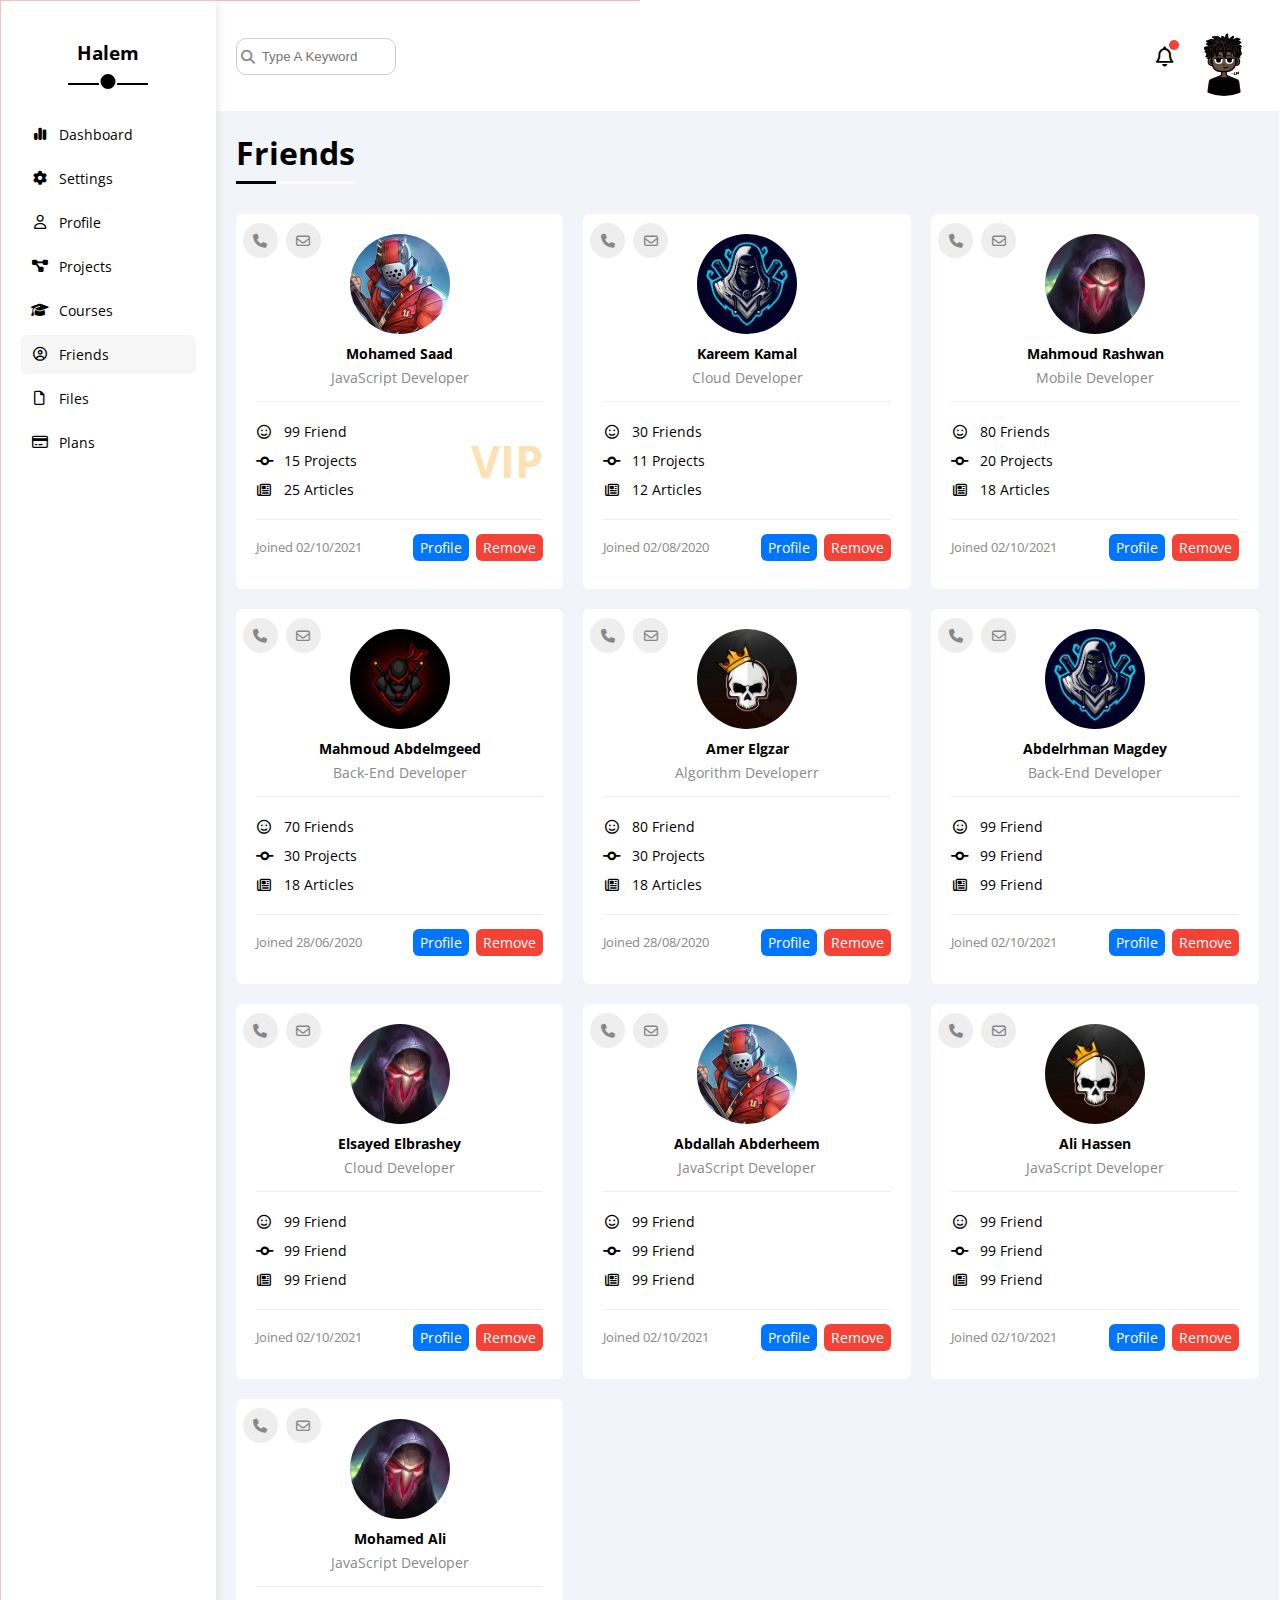
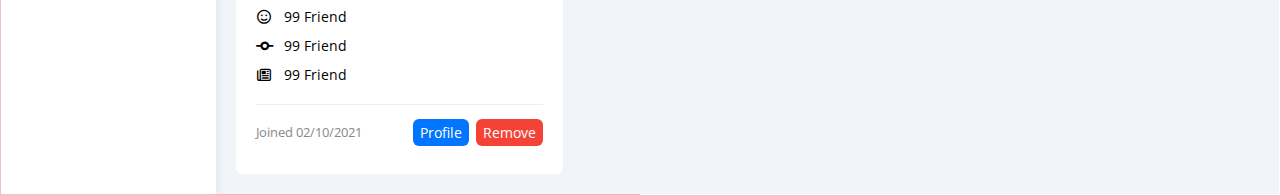
<file: friends.html>
<!DOCTYPE html>
<html lang="en">
<head>
  <meta charset="UTF-8">
  <meta http-equiv="X-UA-Compatible" content="IE=edge">
  <meta name="viewport" content="width=device-width, initial-scale=1.0">
  <!-- main css framework -->
  <link rel="stylesheet" href="css/framework.css">
  <!-- main css file -->
  <link rel="stylesheet" href="css/master.css">
  <!-- Fonts AWESOME Library -->
  <link rel="stylesheet" href="https://cdnjs.cloudflare.com/ajax/libs/font-awesome/6.4.0/css/all.min.css">
  <!--  Google Fonts -->
  <link rel="preconnect" href="https://fonts.googleapis.com">
  <link rel="preconnect" href="https://fonts.gstatic.com" crossorigin>
  <link href="https://fonts.googleapis.com/css2?family=Cairo:wght@700&family=Jomhuria&family=Mynerve&family=Open+Sans:ital,wght@0,400;0,700;1,300&family=Poppins:ital,wght@0,100;0,200;0,300;0,400;0,500;0,600;0,700;0,800;0,900;1,100;1,200;1,300;1,400;1,500;1,600;1,700;1,800;1,900&family=Shantell+Sans:wght@300&family=Work+Sans:wght@200;300;400;500;600;700;800&display=swap" 
  rel="stylesheet">
  <title>Settings</title>
</head>
<body>
  <div class="page d-flex">
    <div class="sidebar bg-white p-20 p-relative">
      <h3 class="p-relative txt-c mt-o">Halem</h3>
      <ul>
        <li>
          <a class="d-flex align-center fs-14 c-black rad-6 p-10" href="index.html">
            <i class="fa-solid fa-chart-simple fa-fw"></i>
            <span>Dashboard</span>
          </a>
        </li>
        <li>
          <a class=" d-flex align-center fs-14 c-black rad-6 p-10" href="settings.html">
            <i class="fa-solid fa-gear fa-fw"></i>
            <span>Settings</span>
          </a>
        </li>
        <li>
          <a class=" d-flex align-center fs-14 c-black rad-6 p-10" href="profile.html">
            <i class="fa-regular fa-user fa-fw"></i>
            <span>Profile</span>
          </a>
        </li>
        <li>
          <a class=" d-flex align-center fs-14 c-black rad-6 p-10" href="projects.html">
            <i class="fa-solid fa-diagram-project fa-fw"></i>
            <span>Projects</span>
          </a>
        </li>
        <li>
          <a class=" d-flex align-center fs-14 c-black rad-6 p-10" href="courses.html">
            <i class="fa-solid fa-graduation-cap fa-fw"></i>
            <span>Courses</span>
          </a>
        </li>
        <li>
          <a class="active d-flex align-center fs-14 c-black rad-6 p-10" href="friends.html">
            <i class="active fa-regular fa-circle-user fa-fw"></i>
            <span>Friends</span>
          </a>
        </li>
        <li>
          <a class="d-flex align-center fs-14 c-black rad-6 p-10" href="files.html">
            <i class="fa-regular fa-file fa-fw"></i>
            <span>Files</span>
          </a>
        </li>
        <li>
          <a class=" d-flex align-center fs-14 c-black rad-6 p-10" href="plans.html">
            <i class="fa-regular fa-credit-card fa-fw"></i>
            <span>Plans</span>
          </a>
        </li>
      </ul>
    </div>
    <div class="content w-full">
      <!-- start-header -->
      <div class="head bg-white p-15 between-flex">
        <div class="search p-relative">
          <input class="p-10" type="search" placeholder="Type A Keyword">
        </div>
        <div class="icons d-flex align-center">
          <span class="notification p-relative">
            <i class="fa-regular fa-bell fa-lg"></i>
          </span> 
          <img src="images/@cindysarttt.jpeg" alt="">
        </div>
      </div>
      <!-- end-header -->
      <h1 class="p-relative">Friends</h1>
      <!-- start Friends page -->
      <div class="friends-page d-grid gg-20 m-20">
        <div class="box-friend bg-white rad-6 p-20 ">
          <div class="image-friend center-flex f-dir p-relative">
            <i class="fa-solid fa-phone first bg-eee c-grey rad-half p-absl center-flex fs-14"></i>
            <i class="fa-regular fa-envelope second bg-eee c-grey rad-half p-absl center-flex fs-14"></i>
            <img class="rad-half" src="images/friend-01.jpg" alt="">
            <h4 class="mt-10 mb-5 fs-14">Mohamed Saad</h4>
            <p class="mt-0 c-grey fs-14">JavaScript Developer</p>
          </div>
          <div class="icons bor-bottom bor-top between-flex">
            <div class="inner-icon">
            <p class="mt-20 mb-10 fs-14"><i class="fa-regular fa-face-smile fa-fw mr-7"></i>
              99 Friend
            </p>
            <p class="mt-0 mb-10 fs-14"><i class="fa-solid fa-code-commit fa-fw mr-7"></i>
              15 Projects
            </p>
            <p class="mt-0 mb-20 fs-14"><i class="fa-regular fa-newspaper fa-fw mr-7"></i>
              25 Articles
            </p>
            </div>
            <div class="vip c-orange f-w">VIP</div>
          </div>
          <div class="footer-friend between-flex pt-5">
            <p class="fs-13 c-grey">Joined 02/10/2021</p>
            <div class="but-friend  d-flex align-center">
              <span class="btn-shape-new bg-blue fs-14 c-white mr-7">Profile</span>
              <span class="btn-shape-new bg-red fs-14 c-white">Remove</span>
            </div>
          </div>
        </div>
        <div class="box-friend bg-white rad-6 p-20 ">
          <div class="image-friend center-flex f-dir p-relative">
            <i class="fa-solid fa-phone first bg-eee c-grey rad-half p-absl center-flex fs-14"></i>
            <i class="fa-regular fa-envelope second bg-eee c-grey rad-half p-absl center-flex fs-14"></i>
            <img class="rad-half" src="images/friend-02.jpg" alt="">
            <h4 class="mt-10 mb-5 fs-14">Kareem Kamal</h4>
            <p class="mt-0 c-grey fs-14">Cloud Developer</p>
          </div>
          <div class="icons bor-bottom bor-top">
            <p class="mt-20 mb-10 fs-14"><i class="fa-regular fa-face-smile fa-fw mr-7"></i>
              30 Friends
            </p>
            <p class="mt-0 mb-10 fs-14"><i class="fa-solid fa-code-commit fa-fw mr-7"></i>
              11 Projects
            </p>
            <p class="mt-0 mb-20 fs-14"><i class="fa-regular fa-newspaper fa-fw mr-7"></i>
              12 Articles
            </p>
          </div>
          <div class="footer-friend between-flex pt-5">
            <p class="fs-13 c-grey">Joined 02/08/2020</p>
            <div class="but-friend  d-flex align-center">
              <span class="btn-shape-new bg-blue fs-14 c-white mr-7">Profile</span>
              <span class="btn-shape-new bg-red fs-14 c-white">Remove</span>
            </div>
          </div>
        </div>
        <div class="box-friend bg-white rad-6 p-20 ">
          <div class="image-friend center-flex f-dir p-relative">
            <i class="fa-solid fa-phone first bg-eee c-grey rad-half p-absl center-flex fs-14"></i>
            <i class="fa-regular fa-envelope second bg-eee c-grey rad-half p-absl center-flex fs-14"></i>
            <img class="rad-half" src="images/friend-03.jpg" alt="">
            <h4 class="mt-10 mb-5 fs-14">Mahmoud Rashwan</h4>
            <p class="mt-0 c-grey fs-14">Mobile Developer</p>
          </div>
          <div class="icons bor-bottom bor-top">
            <p class="mt-20 mb-10 fs-14"><i class="fa-regular fa-face-smile fa-fw mr-7"></i>
              80 Friends
            </p>
            <p class="mt-0 mb-10 fs-14"><i class="fa-solid fa-code-commit fa-fw mr-7"></i>
              20 Projects
            </p>
            <p class="mt-0 mb-20 fs-14"><i class="fa-regular fa-newspaper fa-fw mr-7"></i>
              18 Articles
            </p>
          </div>
          <div class="footer-friend between-flex pt-5">
            <p class="fs-13 c-grey">Joined 02/10/2021</p>
            <div class="but-friend  d-flex align-center">
              <span class="btn-shape-new bg-blue fs-14 c-white mr-7">Profile</span>
              <span class="btn-shape-new bg-red fs-14 c-white">Remove</span>
            </div>
          </div>
        </div>
        <div class="box-friend bg-white rad-6 p-20 ">
          <div class="image-friend center-flex f-dir p-relative">
            <i class="fa-solid fa-phone first bg-eee c-grey rad-half p-absl center-flex fs-14"></i>
            <i class="fa-regular fa-envelope second bg-eee c-grey rad-half p-absl center-flex fs-14"></i>
            <img class="rad-half" src="images/friend-04.jpg" alt="">
            <h4 class="mt-10 mb-5 fs-14">Mahmoud Abdelmgeed</h4>
            <p class="mt-0 c-grey fs-14">Back-End Developer</p>
          </div>
          <div class="icons bor-bottom bor-top">
            <p class="mt-20 mb-10 fs-14"><i class="fa-regular fa-face-smile fa-fw mr-7"></i>
              70 Friends
            </p>
            <p class="mt-0 mb-10 fs-14"><i class="fa-solid fa-code-commit fa-fw mr-7"></i>
              30 Projects
            </p>
            <p class="mt-0 mb-20 fs-14"><i class="fa-regular fa-newspaper fa-fw mr-7"></i>
              18 Articles
            </p>
          </div>
          <div class="footer-friend between-flex pt-5">
            <p class="fs-13 c-grey">Joined 28/06/2020</p>
            <div class="but-friend  d-flex align-center">
              <span class="btn-shape-new bg-blue fs-14 c-white mr-7">Profile</span>
              <span class="btn-shape-new bg-red fs-14 c-white">Remove</span>
            </div>
          </div>
        </div>
        <div class="box-friend bg-white rad-6 p-20 ">
          <div class="image-friend center-flex f-dir p-relative">
            <i class="fa-solid fa-phone first bg-eee c-grey rad-half p-absl center-flex fs-14"></i>
            <i class="fa-regular fa-envelope second bg-eee c-grey rad-half p-absl center-flex fs-14"></i>
            <img class="rad-half" src="images/friend-05.jpg" alt="">
            <h4 class="mt-10 mb-5 fs-14">Amer Elgzar</h4>
            <p class="mt-0 c-grey fs-14">Algorithm Developerr</p>
          </div>
          <div class="icons bor-bottom bor-top">
            <p class="mt-20 mb-10 fs-14"><i class="fa-regular fa-face-smile fa-fw mr-7"></i>
              80 Friend
            </p>
            <p class="mt-0 mb-10 fs-14"><i class="fa-solid fa-code-commit fa-fw mr-7"></i>
              30 Projects
            </p>
            <p class="mt-0 mb-20 fs-14"><i class="fa-regular fa-newspaper fa-fw mr-7"></i>
              18 Articles
            </p>
          </div>
          <div class="footer-friend between-flex pt-5">
            <p class="fs-13 c-grey">Joined 28/08/2020</p>
            <div class="but-friend  d-flex align-center">
              <span class="btn-shape-new bg-blue fs-14 c-white mr-7">Profile</span>
              <span class="btn-shape-new bg-red fs-14 c-white">Remove</span>
            </div>
          </div>
        </div>
        <div class="box-friend bg-white rad-6 p-20 ">
          <div class="image-friend center-flex f-dir p-relative">
            <i class="fa-solid fa-phone first bg-eee c-grey rad-half p-absl center-flex fs-14"></i>
            <i class="fa-regular fa-envelope second bg-eee c-grey rad-half p-absl center-flex fs-14"></i>
            <img class="rad-half" src="images/friend-02.jpg" alt="">
            <h4 class="mt-10 mb-5 fs-14">Abdelrhman Magdey</h4>
            <p class="mt-0 c-grey fs-14">Back-End Developer</p>
          </div>
          <div class="icons bor-bottom bor-top">
            <p class="mt-20 mb-10 fs-14"><i class="fa-regular fa-face-smile fa-fw mr-7"></i>
              99 Friend
            </p>
            <p class="mt-0 mb-10 fs-14"><i class="fa-solid fa-code-commit fa-fw mr-7"></i>
              99 Friend
            </p>
            <p class="mt-0 mb-20 fs-14"><i class="fa-regular fa-newspaper fa-fw mr-7"></i>
              99 Friend
            </p>
          </div>
          <div class="footer-friend between-flex pt-5">
            <p class="fs-13 c-grey">Joined 02/10/2021</p>
            <div class="but-friend  d-flex align-center">
              <span class="btn-shape-new bg-blue fs-14 c-white mr-7">Profile</span>
              <span class="btn-shape-new bg-red fs-14 c-white">Remove</span>
            </div>
          </div>
        </div>
        <div class="box-friend bg-white rad-6 p-20 ">
          <div class="image-friend center-flex f-dir p-relative">
            <i class="fa-solid fa-phone first bg-eee c-grey rad-half p-absl center-flex fs-14"></i>
            <i class="fa-regular fa-envelope second bg-eee c-grey rad-half p-absl center-flex fs-14"></i>
            <img class="rad-half" src="images/friend-03.jpg" alt="">
            <h4 class="mt-10 mb-5 fs-14">Elsayed Elbrashey</h4>
            <p class="mt-0 c-grey fs-14">Cloud Developer</p>
          </div>
          <div class="icons bor-bottom bor-top">
            <p class="mt-20 mb-10 fs-14"><i class="fa-regular fa-face-smile fa-fw mr-7"></i>
              99 Friend
            </p>
            <p class="mt-0 mb-10 fs-14"><i class="fa-solid fa-code-commit fa-fw mr-7"></i>
              99 Friend
            </p>
            <p class="mt-0 mb-20 fs-14"><i class="fa-regular fa-newspaper fa-fw mr-7"></i>
              99 Friend
            </p>
          </div>
          <div class="footer-friend between-flex pt-5">
            <p class="fs-13 c-grey">Joined 02/10/2021</p>
            <div class="but-friend  d-flex align-center">
              <span class="btn-shape-new bg-blue fs-14 c-white mr-7">Profile</span>
              <span class="btn-shape-new bg-red fs-14 c-white">Remove</span>
            </div>
          </div>
        </div>
        <div class="box-friend bg-white rad-6 p-20">
          <div class="image-friend center-flex f-dir p-relative">
            <i class="fa-solid fa-phone first bg-eee c-grey rad-half p-absl center-flex fs-14"></i>
            <i class="fa-regular fa-envelope second bg-eee c-grey rad-half p-absl center-flex fs-14"></i>
            <img class="rad-half" src="images/friend-01.jpg" alt="">
            <h4 class="mt-10 mb-5 fs-14">Abdallah Abderheem</h4>
            <p class="mt-0 c-grey fs-14">JavaScript Developer</p>
          </div>
          <div class="icons bor-bottom bor-top">
            <p class="mt-20 mb-10 fs-14"><i class="fa-regular fa-face-smile fa-fw mr-7"></i>
              99 Friend
            </p>
            <p class="mt-0 mb-10 fs-14"><i class="fa-solid fa-code-commit fa-fw mr-7"></i>
              99 Friend
            </p>
            <p class="mt-0 mb-20 fs-14"><i class="fa-regular fa-newspaper fa-fw mr-7"></i>
              99 Friend
            </p>
          </div>
          <div class="footer-friend between-flex pt-5">
            <p class="fs-13 c-grey">Joined 02/10/2021</p>
            <div class="but-friend  d-flex align-center">
              <span class="btn-shape-new bg-blue fs-14 c-white mr-7">Profile</span>
              <span class="btn-shape-new bg-red fs-14 c-white">Remove</span>
            </div>
          </div>
        </div>
        <div class="box-friend bg-white rad-6 p-20">
          <div class="image-friend center-flex f-dir p-relative">
            <i class="fa-solid fa-phone first bg-eee c-grey rad-half p-absl center-flex fs-14"></i>
            <i class="fa-regular fa-envelope second bg-eee c-grey rad-half p-absl center-flex fs-14"></i>
            <img class="rad-half" src="images/friend-05.jpg" alt="">
            <h4 class="mt-10 mb-5 fs-14">Ali Hassen</h4>
            <p class="mt-0 c-grey fs-14">JavaScript Developer</p>
          </div>
          <div class="icons bor-bottom bor-top">
            <p class="mt-20 mb-10 fs-14"><i class="fa-regular fa-face-smile fa-fw mr-7"></i>
              99 Friend
            </p>
            <p class="mt-0 mb-10 fs-14"><i class="fa-solid fa-code-commit fa-fw mr-7"></i>
              99 Friend
            </p>
            <p class="mt-0 mb-20 fs-14"><i class="fa-regular fa-newspaper fa-fw mr-7"></i>
              99 Friend
            </p>
          </div>
          <div class="footer-friend between-flex pt-5">
            <p class="fs-13 c-grey">Joined 02/10/2021</p>
            <div class="but-friend  d-flex align-center">
              <span class="btn-shape-new bg-blue fs-14 c-white mr-7">Profile</span>
              <span class="btn-shape-new bg-red fs-14 c-white">Remove</span>
            </div>
          </div>
        </div>
        <div class="box-friend bg-white rad-6 p-20">
          <div class="image-friend center-flex f-dir p-relative">
            <i class="fa-solid fa-phone first bg-eee c-grey rad-half p-absl center-flex fs-14"></i>
            <i class="fa-regular fa-envelope second bg-eee c-grey rad-half p-absl center-flex fs-14"></i>
            <img class="rad-half" src="images/friend-03.jpg" alt="">
            <h4 class="mt-10 mb-5 fs-14">Mohamed Ali</h4>
            <p class="mt-0 c-grey fs-14">JavaScript Developer</p>
          </div>
          <div class="icons bor-bottom bor-top">
            <p class="mt-20 mb-10 fs-14"><i class="fa-regular fa-face-smile fa-fw mr-7"></i>
              99 Friend
            </p>
            <p class="mt-0 mb-10 fs-14"><i class="fa-solid fa-code-commit fa-fw mr-7"></i>
              99 Friend
            </p>
            <p class="mt-0 mb-20 fs-14"><i class="fa-regular fa-newspaper fa-fw mr-7"></i>
              99 Friend
            </p>
          </div>
          <div class="footer-friend between-flex pt-5">
            <p class="fs-13 c-grey">Joined 02/10/2021</p>
            <div class="but-friend  d-flex align-center">
              <span class="btn-shape-new bg-blue fs-14 c-white mr-7">Profile</span>
              <span class="btn-shape-new bg-red fs-14 c-white">Remove</span>
            </div>
          </div>
        </div>
      </div>
      <!-- end Friends page -->
</file>
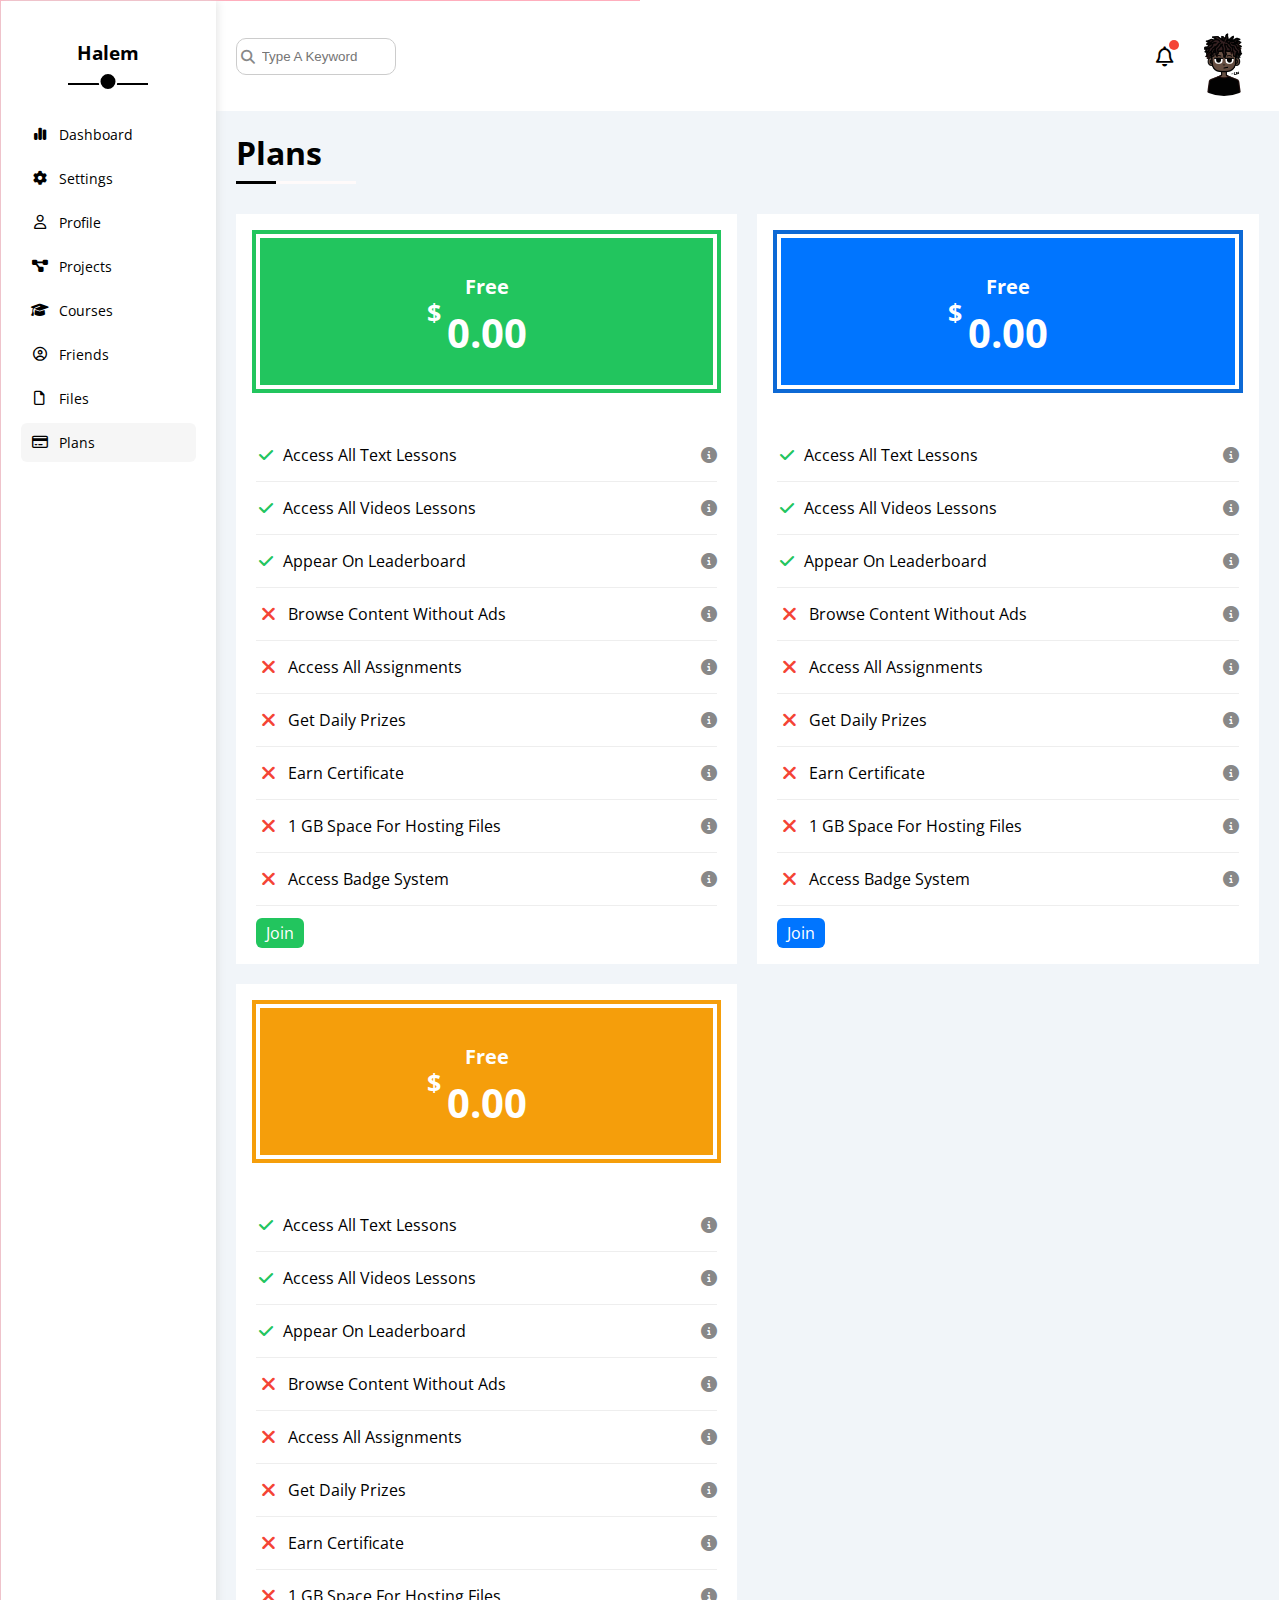
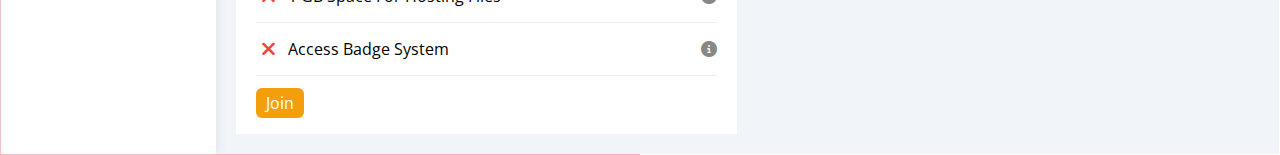
<file: plans.html>
<!DOCTYPE html>
<html lang="en">
<head>
  <meta charset="UTF-8">
  <meta http-equiv="X-UA-Compatible" content="IE=edge">
  <meta name="viewport" content="width=device-width, initial-scale=1.0">
  <!-- main css framework -->
  <link rel="stylesheet" href="css/framework.css">
  <!-- main css file -->
  <link rel="stylesheet" href="css/master.css">
  <!-- Fonts AWESOME Library -->
  <link rel="stylesheet" href="https://cdnjs.cloudflare.com/ajax/libs/font-awesome/6.4.0/css/all.min.css">
  <!--  Google Fonts -->
  <link rel="preconnect" href="https://fonts.googleapis.com">
  <link rel="preconnect" href="https://fonts.gstatic.com" crossorigin>
  <link href="https://fonts.googleapis.com/css2?family=Cairo:wght@700&family=Jomhuria&family=Mynerve&family=Open+Sans:ital,wght@0,400;0,700;1,300&family=Poppins:ital,wght@0,100;0,200;0,300;0,400;0,500;0,600;0,700;0,800;0,900;1,100;1,200;1,300;1,400;1,500;1,600;1,700;1,800;1,900&family=Shantell+Sans:wght@300&family=Work+Sans:wght@200;300;400;500;600;700;800&display=swap" 
  rel="stylesheet">
  <title>Settings</title>
</head>
<body>
  <div class="page d-flex">
    <div class="sidebar bg-white p-20 p-relative">
      <h3 class="p-relative txt-c mt-o">Halem</h3>
      <ul>
        <li>
          <a class="d-flex align-center fs-14 c-black rad-6 p-10" href="index.html">
            <i class="fa-solid fa-chart-simple fa-fw"></i>
            <span>Dashboard</span>
          </a>
        </li>
        <li>
          <a class=" d-flex align-center fs-14 c-black rad-6 p-10" href="settings.html">
            <i class="fa-solid fa-gear fa-fw"></i>
            <span>Settings</span>
          </a>
        </li>
        <li>
          <a class=" d-flex align-center fs-14 c-black rad-6 p-10" href="profile.html">
            <i class="fa-regular fa-user fa-fw"></i>
            <span>Profile</span>
          </a>
        </li>
        <li>
          <a class=" d-flex align-center fs-14 c-black rad-6 p-10" href="projects.html">
            <i class="fa-solid fa-diagram-project fa-fw"></i>
            <span>Projects</span>
          </a>
        </li>
        <li>
          <a class=" d-flex align-center fs-14 c-black rad-6 p-10" href="courses.html">
            <i class="fa-solid fa-graduation-cap fa-fw"></i>
            <span>Courses</span>
          </a>
        </li>
        <li>
          <a class=" d-flex align-center fs-14 c-black rad-6 p-10" href="friends.html">
            <i class="active fa-regular fa-circle-user fa-fw"></i>
            <span>Friends</span>
          </a>
        </li>
        <li>
          <a class=" d-flex align-center fs-14 c-black rad-6 p-10" href="files.html">
            <i class="fa-regular fa-file fa-fw"></i>
            <span>Files</span>
          </a>
        </li>
        <li>
          <a class="active d-flex align-center fs-14 c-black rad-6 p-10" href="plans.html">
            <i class="fa-regular fa-credit-card fa-fw"></i>
            <span>Plans</span>
          </a>
        </li>
      </ul>
    </div>
    <div class="content w-full">
      <!-- start-header -->
      <div class="head bg-white p-15 between-flex">
        <div class="search p-relative">
          <input class="p-10" type="search" placeholder="Type A Keyword">
        </div>
        <div class="icons d-flex align-center">
          <span class="notification p-relative">
            <i class="fa-regular fa-bell fa-lg"></i>
          </span> 
          <img src="images/@cindysarttt.jpeg" alt="">
        </div>
      </div>
      <!-- end-header -->
      <h1 class="p-relative">Plans</h1>
      <!-- start plans page -->
      <div class="plans-page d-grid m-20 gg-20">
        <div class="box-plan-page bg-white p-20 ">
          <div class="border p-4 out-l mb-40">
            <div class="head-box center-flex f-dir bg-green c-white pb-25 pt-15 ">
              <p class="f-w fs-20 mb-5">Free</p>
              <p class="d-block fs-40 mt-0 f-w p-relative mb-0">
                <span class="dollar p-absl">$</span>
                0.00</p>
            </div>
          </div>
          <ul>
            <li class="d-flex align-center bor-bottom pt-15 pb-15">
              <i class="fa-solid fa-check fa-fw yes mr-7 c-green"></i>
              <span>Access All Text Lessons</span>
              <i class="fa-solid fa-circle-info help ml-auto c-grey cur"></i>
            </li>
            <li class="d-flex align-center bor-bottom pt-15 pb-15">
              <i class="fa-solid fa-check fa-fw yes mr-7 c-green"></i>
              <span>Access All Videos Lessons</span>
              <i class="fa-solid fa-circle-info help ml-auto c-grey cur"></i>
            </li>
            <li class="d-flex align-center bor-bottom pt-15 pb-15">
              <i class="fa-solid fa-check fa-fw yes mr-7 c-green"></i>
              <span>Appear On Leaderboard</span>
              <i class="fa-solid fa-circle-info help ml-auto c-grey cur"></i>
            </li>
            <li class="d-flex align-center bor-bottom pt-15 pb-15">
              <i class="fa-solid fa-xmark fa-fw mr-7 c-red fs-20"></i>
              <span>Browse Content Without Ads</span>
              <i class="fa-solid fa-circle-info help ml-auto c-grey cur"></i>
            </li>
            <li class="d-flex align-center bor-bottom pt-15 pb-15">
              <i class="fa-solid fa-xmark fa-fw mr-7 c-red fs-20"></i>
              <span>Access All Assignments</span>
              <i class="fa-solid fa-circle-info help ml-auto c-grey cur"></i>
            </li>
            <li class="d-flex align-center bor-bottom pt-15 pb-15">
              <i class="fa-solid fa-xmark fa-fw mr-7 c-red fs-20"></i>
              <span>Get Daily Prizes</span>
              <i class="fa-solid fa-circle-info help ml-auto c-grey cur"></i>
            </li>
            <li class="d-flex align-center bor-bottom pt-15 pb-15">
              <i class="fa-solid fa-xmark fa-fw mr-7 c-red fs-20"></i>
              <span>Earn Certificate</span>
              <i class="fa-solid fa-circle-info help ml-auto c-grey cur"></i>
            </li>
            <li class="d-flex align-center bor-bottom pt-15 pb-15">
              <i class="fa-solid fa-xmark fa-fw mr-7 c-red fs-20"></i>
              <span>1 GB Space For Hosting Files</span>
              <i class="fa-solid fa-circle-info help ml-auto c-grey cur"></i>
            </li>
            <li class="d-flex align-center bor-bottom pt-15 pb-15">
              <i class="fa-solid fa-xmark fa-fw mr-7 c-red fs-20"></i>
              <span>Access Badge System</span>
              <i class="fa-solid fa-circle-info help ml-auto c-grey cur"></i>
            </li>
          </ul>
          <a href="#" class="btn-shape bg-green c-white">Join</a>
        </div>
        <div class="box-plan-page bg-white p-20 ">
          <div class="border p-4 out-l-blue mb-40">
            <div class="head-box center-flex f-dir bg-blue c-white pb-25 pt-15 ">
              <p class="f-w fs-20 mb-5">Free</p>
              <p class="d-block fs-40 mt-0 f-w p-relative mb-0">
                <span class="dollar p-absl">$</span>
                0.00</p>
            </div>
          </div>
          <ul>
            <li class="d-flex align-center bor-bottom pt-15 pb-15">
              <i class="fa-solid fa-check fa-fw yes mr-7 c-green"></i>
              <span>Access All Text Lessons</span>
              <i class="fa-solid fa-circle-info help ml-auto c-grey cur"></i>
            </li>
            <li class="d-flex align-center bor-bottom pt-15 pb-15">
              <i class="fa-solid fa-check fa-fw yes mr-7 c-green"></i>
              <span>Access All Videos Lessons</span>
              <i class="fa-solid fa-circle-info help ml-auto c-grey cur"></i>
            </li>
            <li class="d-flex align-center bor-bottom pt-15 pb-15">
              <i class="fa-solid fa-check fa-fw yes mr-7 c-green"></i>
              <span>Appear On Leaderboard</span>
              <i class="fa-solid fa-circle-info help ml-auto c-grey cur"></i>
            </li>
            <li class="d-flex align-center bor-bottom pt-15 pb-15">
              <i class="fa-solid fa-xmark fa-fw mr-7 c-red fs-20"></i>
              <span>Browse Content Without Ads</span>
              <i class="fa-solid fa-circle-info help ml-auto c-grey cur"></i>
            </li>
            <li class="d-flex align-center bor-bottom pt-15 pb-15">
              <i class="fa-solid fa-xmark fa-fw mr-7 c-red fs-20"></i>
              <span>Access All Assignments</span>
              <i class="fa-solid fa-circle-info help ml-auto c-grey cur"></i>
            </li>
            <li class="d-flex align-center bor-bottom pt-15 pb-15">
              <i class="fa-solid fa-xmark fa-fw mr-7 c-red fs-20"></i>
              <span>Get Daily Prizes</span>
              <i class="fa-solid fa-circle-info help ml-auto c-grey cur"></i>
            </li>
            <li class="d-flex align-center bor-bottom pt-15 pb-15">
              <i class="fa-solid fa-xmark fa-fw mr-7 c-red fs-20"></i>
              <span>Earn Certificate</span>
              <i class="fa-solid fa-circle-info help ml-auto c-grey cur"></i>
            </li>
            <li class="d-flex align-center bor-bottom pt-15 pb-15">
              <i class="fa-solid fa-xmark fa-fw mr-7 c-red fs-20"></i>
              <span>1 GB Space For Hosting Files</span>
              <i class="fa-solid fa-circle-info help ml-auto c-grey cur"></i>
            </li>
            <li class="d-flex align-center bor-bottom pt-15 pb-15">
              <i class="fa-solid fa-xmark fa-fw mr-7 c-red fs-20"></i>
              <span>Access Badge System</span>
              <i class="fa-solid fa-circle-info help ml-auto c-grey cur"></i>
            </li>
          </ul>
          <a href="#" class="btn-shape bg-blue c-white">Join</a>
        </div>
        <div class="box-plan-page bg-white p-20 ">
          <div class="border p-4 out-l-orange mb-40">
            <div class="head-box center-flex f-dir bg-orange c-white pb-25 pt-15 ">
              <p class="f-w fs-20 mb-5">Free</p>
              <p class="d-block fs-40 mt-0 f-w p-relative mb-0">
                <span class="dollar p-absl">$</span>
                0.00</p>
            </div>
          </div>
          <ul>
            <li class="d-flex align-center bor-bottom pt-15 pb-15">
              <i class="fa-solid fa-check fa-fw yes mr-7 c-green"></i>
              <span>Access All Text Lessons</span>
              <i class="fa-solid fa-circle-info help ml-auto c-grey cur"></i>
            </li>
            <li class="d-flex align-center bor-bottom pt-15 pb-15">
              <i class="fa-solid fa-check fa-fw yes mr-7 c-green"></i>
              <span>Access All Videos Lessons</span>
              <i class="fa-solid fa-circle-info help ml-auto c-grey cur"></i>
            </li>
            <li class="d-flex align-center bor-bottom pt-15 pb-15">
              <i class="fa-solid fa-check fa-fw yes mr-7 c-green"></i>
              <span>Appear On Leaderboard</span>
              <i class="fa-solid fa-circle-info help ml-auto c-grey cur"></i>
            </li>
            <li class="d-flex align-center bor-bottom pt-15 pb-15">
              <i class="fa-solid fa-xmark fa-fw mr-7 c-red fs-20"></i>
              <span>Browse Content Without Ads</span>
              <i class="fa-solid fa-circle-info help ml-auto c-grey cur"></i>
            </li>
            <li class="d-flex align-center bor-bottom pt-15 pb-15">
              <i class="fa-solid fa-xmark fa-fw mr-7 c-red fs-20"></i>
              <span>Access All Assignments</span>
              <i class="fa-solid fa-circle-info help ml-auto c-grey cur"></i>
            </li>
            <li class="d-flex align-center bor-bottom pt-15 pb-15">
              <i class="fa-solid fa-xmark fa-fw mr-7 c-red fs-20"></i>
              <span>Get Daily Prizes</span>
              <i class="fa-solid fa-circle-info help ml-auto c-grey cur"></i>
            </li>
            <li class="d-flex align-center bor-bottom pt-15 pb-15">
              <i class="fa-solid fa-xmark fa-fw mr-7 c-red fs-20"></i>
              <span>Earn Certificate</span>
              <i class="fa-solid fa-circle-info help ml-auto c-grey cur"></i>
            </li>
            <li class="d-flex align-center bor-bottom pt-15 pb-15">
              <i class="fa-solid fa-xmark fa-fw mr-7 c-red fs-20"></i>
              <span>1 GB Space For Hosting Files</span>
              <i class="fa-solid fa-circle-info help ml-auto c-grey cur"></i>
            </li>
            <li class="d-flex align-center bor-bottom pt-15 pb-15">
              <i class="fa-solid fa-xmark fa-fw mr-7 c-red fs-20"></i>
              <span>Access Badge System</span>
              <i class="fa-solid fa-circle-info help ml-auto c-grey cur"></i>
            </li>
          </ul>
          <a href="#" class="btn-shape bg-orange c-white">Join</a>
        </div>
      </div>
      <!-- end plans page -->
</file>
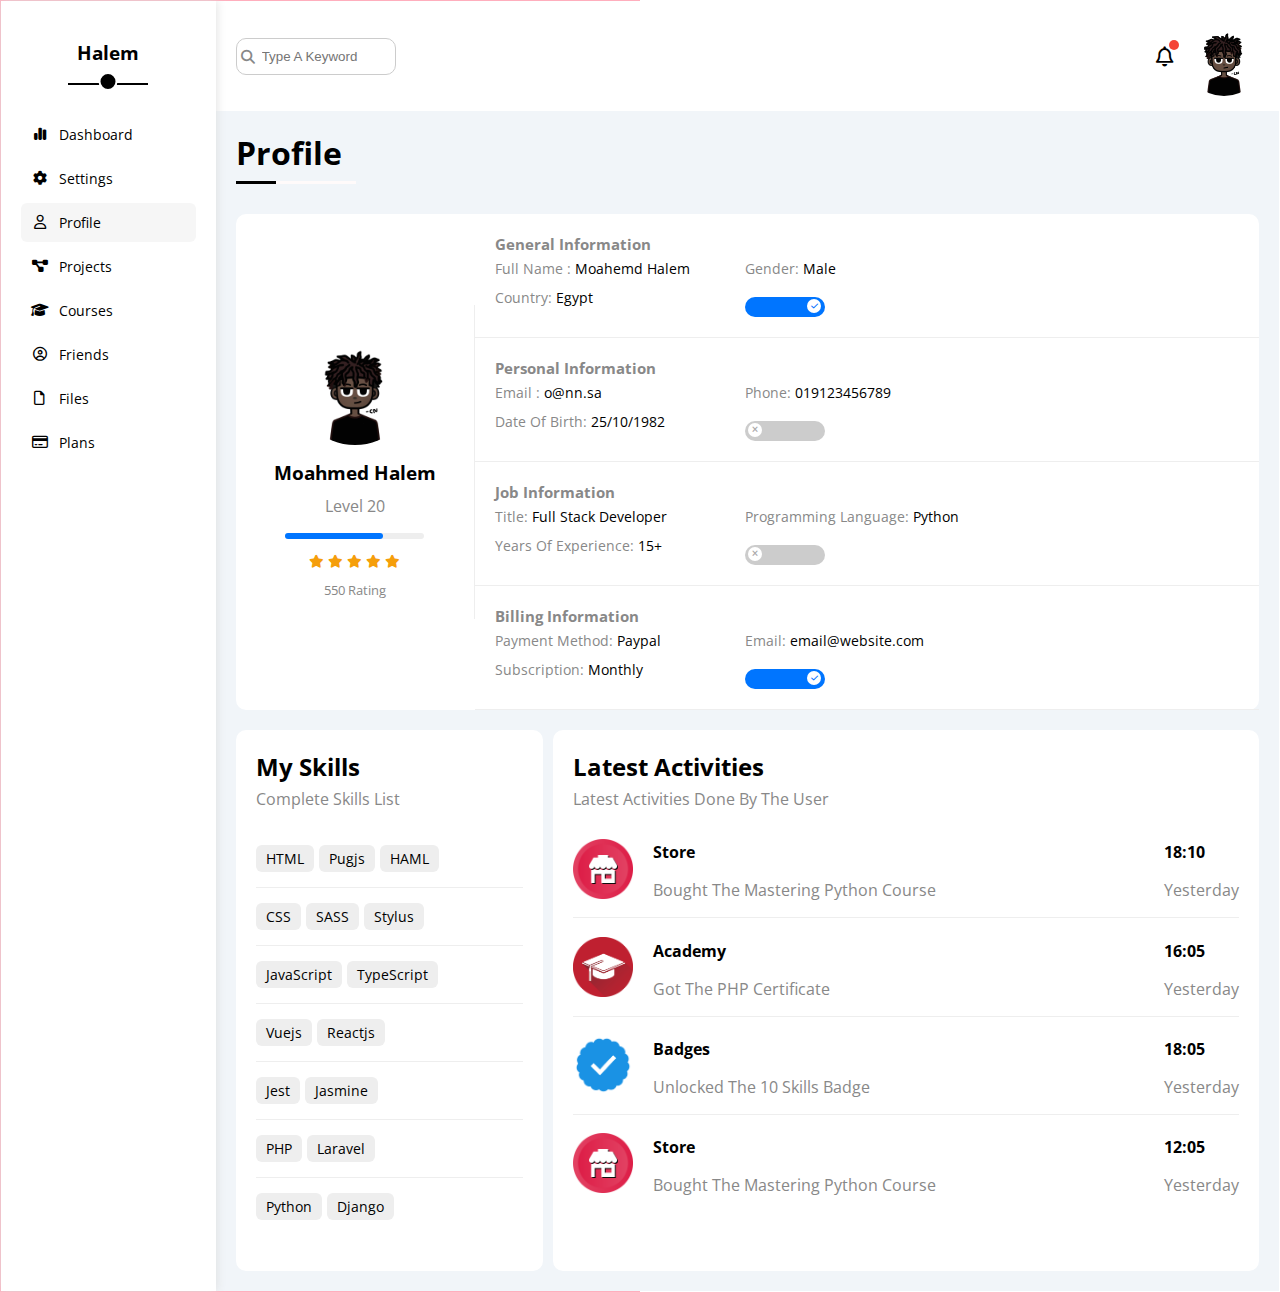
<file: profile.html>
<!DOCTYPE html>
<html lang="en">
<head>
  <meta charset="UTF-8">
  <meta http-equiv="X-UA-Compatible" content="IE=edge">
  <meta name="viewport" content="width=device-width, initial-scale=1.0">
  <!-- main css framework -->
  <link rel="stylesheet" href="css/framework.css">
  <!-- main css file -->
  <link rel="stylesheet" href="css/master.css">
  <!-- Fonts AWESOME Library -->
  <link rel="stylesheet" href="https://cdnjs.cloudflare.com/ajax/libs/font-awesome/6.4.0/css/all.min.css">
  <!--  Google Fonts -->
  <link rel="preconnect" href="https://fonts.googleapis.com">
  <link rel="preconnect" href="https://fonts.gstatic.com" crossorigin>
  <link href="https://fonts.googleapis.com/css2?family=Cairo:wght@700&family=Jomhuria&family=Mynerve&family=Open+Sans:ital,wght@0,400;0,700;1,300&family=Poppins:ital,wght@0,100;0,200;0,300;0,400;0,500;0,600;0,700;0,800;0,900;1,100;1,200;1,300;1,400;1,500;1,600;1,700;1,800;1,900&family=Shantell+Sans:wght@300&family=Work+Sans:wght@200;300;400;500;600;700;800&display=swap" 
  rel="stylesheet">
  <title>Settings</title>
</head>
<body>
  <div class="page d-flex">
    <div class="sidebar bg-white p-20 p-relative">
      <h3 class="p-relative txt-c mt-o">Halem</h3>
      <ul>
        <li>
          <a class="d-flex align-center fs-14 c-black rad-6 p-10" href="index.html">
            <i class="fa-solid fa-chart-simple fa-fw"></i>
            <span>Dashboard</span>
          </a>
        </li>
        <li>
          <a class="d-flex align-center fs-14 c-black rad-6 p-10" href="settings.html">
            <i class="fa-solid fa-gear fa-fw"></i>
            <span>Settings</span>
          </a>
        </li>
        <li>
          <a class="active d-flex align-center fs-14 c-black rad-6 p-10" href="profile.html">
            <i class="fa-regular fa-user fa-fw"></i>
            <span>Profile</span>
          </a>
        </li>
        <li>
          <a class=" d-flex align-center fs-14 c-black rad-6 p-10" href="projects.html">
            <i class="fa-solid fa-diagram-project fa-fw"></i>
            <span>Projects</span>
          </a>
        </li>
        <li>
          <a class=" d-flex align-center fs-14 c-black rad-6 p-10" href="courses.html">
            <i class="fa-solid fa-graduation-cap fa-fw"></i>
            <span>Courses</span>
          </a>
        </li>
        <li>
          <a class=" d-flex align-center fs-14 c-black rad-6 p-10" href="friends.html">
            <i class="fa-regular fa-circle-user fa-fw"></i>
            <span>Friends</span>
          </a>
        </li>
        <li>
          <a class="d-flex align-center fs-14 c-black rad-6 p-10" href="files.html">
            <i class="fa-regular fa-file fa-fw"></i>
            <span>Files</span>
          </a>
        </li>
        <li>
          <a class=" d-flex align-center fs-14 c-black rad-6 p-10" href="plans.html">
            <i class="fa-regular fa-credit-card fa-fw"></i>
            <span>Plans</span>
          </a>
        </li>
      </ul>
    </div>
    <div class="content w-full">
      <!-- start-header -->
      <div class="head bg-white p-15 between-flex">
        <div class="search p-relative">
          <input class="p-10" type="search" placeholder="Type A Keyword">
        </div>
        <div class="icons d-flex align-center">
          <span class="notification p-relative">
            <i class="fa-regular fa-bell fa-lg"></i>
          </span> 
          <img src="images/@cindysarttt.jpeg" alt="">
        </div>
      </div>
      <!-- end-header -->
      <h1 class="p-relative">Profile</h1>
      <div class="profile-page m-20">
        <!-- start overview -->
        <div class="overview bg-white rad-10 d-flex align-center">
          <div class="avatar-box txt-c p-20">
            <img class="mb-10 rad-half" src="images/@cindysarttt.jpeg" alt="">
            <h3 class="m-0 ">Moahmed Halem</h3>
            <p class="c-grey mt-10">Level 20</p>
            <div class="percent rad-6 p-relative">
              <span class="p-absl bg-blue rad-6" style="width: 70%"></span>
            </div>
            <div class="start mt-10 mb-10">
              <i class="fa-solid fa-star c-orange fs-13"></i>
              <i class="fa-solid fa-star c-orange fs-13"></i>
              <i class="fa-solid fa-star c-orange fs-13"></i>
              <i class="fa-solid fa-star c-orange fs-13"></i>
              <i class="fa-solid fa-star c-orange fs-13"></i>
            </div>
            <p class="c-grey fs-13 m-0">550 Rating</p>
          </div>
          <div class="info-box w-full t-c-mobile p-relative ">
            <div class="info-box-row d-flex align-center p-20 bor-bottom">
              <h4 class="w-full c-grey m-0 mb-5 fs-15">General Information</h4>
              <div>
                <span class="c-grey">Full Name :</span>
                <span>Moahemd Halem</span>
              </div>
              <div>
                <span class="c-grey">Gender:</span>
                <span>Male</span>
              </div>
              <div>
                <span class="c-grey">Country:</span>
                <span>Egypt</span>
              </div>
              <div>
                <label>
                  <input class="toggle-checkbox" type="checkbox" checked>
                  <div class="toggle-switch"></div>
                </label>
              </div>
            </div>
            <div class="info-box-row d-flex align-center p-20 bor-bottom">
              <h4 class="w-full c-grey m-0 mb-5 fs-15">Personal Information</h4>
              <div>
                <span class="c-grey">Email :</span>
                <span> o@nn.sa</span>
              </div>
              <div>
                <span class="c-grey">Phone:</span>
                <span>019123456789</span>
              </div>
              <div>
                <span class="c-grey">Date Of Birth:</span>
                <span>25/10/1982</span>
              </div>
              <div>
                <label>
                  <input class="toggle-checkbox" type="checkbox" >
                  <div class="toggle-switch"></div>
                </label>
              </div>
            </div>
            <div class="info-box-row d-flex align-center p-20 bor-bottom">
              <h4 class="w-full c-grey m-0 mb-5 fs-15">Job Information</h4>
              <div>
                <span class="c-grey">Title:</span>
                <span>Full Stack Developer</span>
              </div>
              <div>
                <span class="c-grey">Programming Language:</span>
                <span>Python</span>
              </div>
              <div>
                <span class="c-grey">Years Of Experience:</span>
                <span>15+</span>
              </div>
              <div>
                <label>
                  <input class="toggle-checkbox" type="checkbox" >
                  <div class="toggle-switch"></div>
                </label>
              </div>
            </div>
            <div class="info-box-row d-flex align-center p-20 bor-bottom">
              <h4 class="w-full c-grey m-0 mb-5 fs-15">Billing Information</h4>
              <div>
                <span class="c-grey">Payment Method:</span>
                <span>Paypal</span>
              </div>
              <div>
                <span class="c-grey">Email:</span>
                <span>email@website.com</span>
              </div>
              <div>
                <span class="c-grey">Subscription:</span>
                <span>Monthly</span>
              </div>
              <div>
                <label>
                  <input class="toggle-checkbox" type="checkbox" checked>
                  <div class="toggle-switch"></div>
                </label>
              </div>
            </div>
          </div>
        </div>
        <!-- end overview -->
        <div class="activity d-flex mt-20">
          <!-- start My Skills -->
          <div class="my-skills bg-white rad-10 p-20 w-30 mr-1">
            <h2 class="mt-0 mb-5">My Skills</h2>
            <p class="mt-0 mb-20 c-grey">Complete Skills List</p>
            <ul>
              <li><span>HTML</span><span>Pugjs</span><span>HAML</span></li>
              <li><span>CSS</span><span>SASS</span><span>Stylus</span></li>
              <li><span>JavaScript</span><span>TypeScript</span></li>
              <li><span>Vuejs</span><span>Reactjs</span></li>
              <li><span>Jest</span><span>Jasmine</span></li>
              <li><span>PHP</span><span>Laravel</span></li>
              <li><span>Python</span><span>Django</span></li>
            </ul>
          </div>
          <!-- end My Skills-->
          <!-- start Latest Activities -->
          <div class="latest-activities my-skills bg-white rad-10 p-20 f-1">
            <h2 class="mt-0 mb-5">Latest Activities</h2>
            <p class="mt-0 mb-10 c-grey">Latest Activities Done By The User</p>
            <div class="inner-latest-activities d-flex align-center t-c-mobile bor-bottom ">
              <img src="images/activity-01.png" alt="">
              <div class="info-activity ml-20 f-1">
                <h4 class="mb-10">Store</h4>
                <p class="c-grey">Bought The Mastering Python Course</p>
              </div>
              <div class="date-activity">
                <h4 class="mb-10">18:10</h4>
                <p class="c-grey">Yesterday</p>
              </div>
            </div>
            <div class="inner-latest-activities d-flex align-center t-c-mobile bor-bottom ">
              <img src="images/activity-02.png" alt="">
              <div class="info-activity ml-20 f-1">
                <h4 class="mb-10">Academy</h4>
                <p class="c-grey">Got The PHP Certificate</p>
              </div>
              <div class="date-activity">
                <h4 class="mb-10">16:05</h4>
                <p class="c-grey">Yesterday</p>
              </div>
            </div>
            <div class="inner-latest-activities d-flex align-center t-c-mobile bor-bottom ">
              <img src="images/activity-03.png" alt="">
              <div class="info-activity ml-20 f-1">
                <h4 class="mb-10">Badges</h4>
                <p class="c-grey">Unlocked The 10 Skills Badge</p>
              </div>
              <div class="date-activity">
                <h4 class="mb-10">18:05</h4>
                <p class="c-grey">Yesterday</p>
              </div>
            </div>
            <div class="inner-latest-activities d-flex align-center t-c-mobile">
              <img src="images/activity-01.png" alt="">
              <div class="info-activity ml-20 f-1">
                <h4 class="mb-10">Store</h4>
                <p class="c-grey">Bought The Mastering Python Course</p>
              </div>
              <div class="date-activity">
                <h4 class="mb-10">12:05</h4>
                <p class="c-grey">Yesterday</p>
              </div>
            </div>
          </div>
          <!-- end Latest Activities -->
        </div>
      </div>
    </div>
  </div>
</body>
</file>
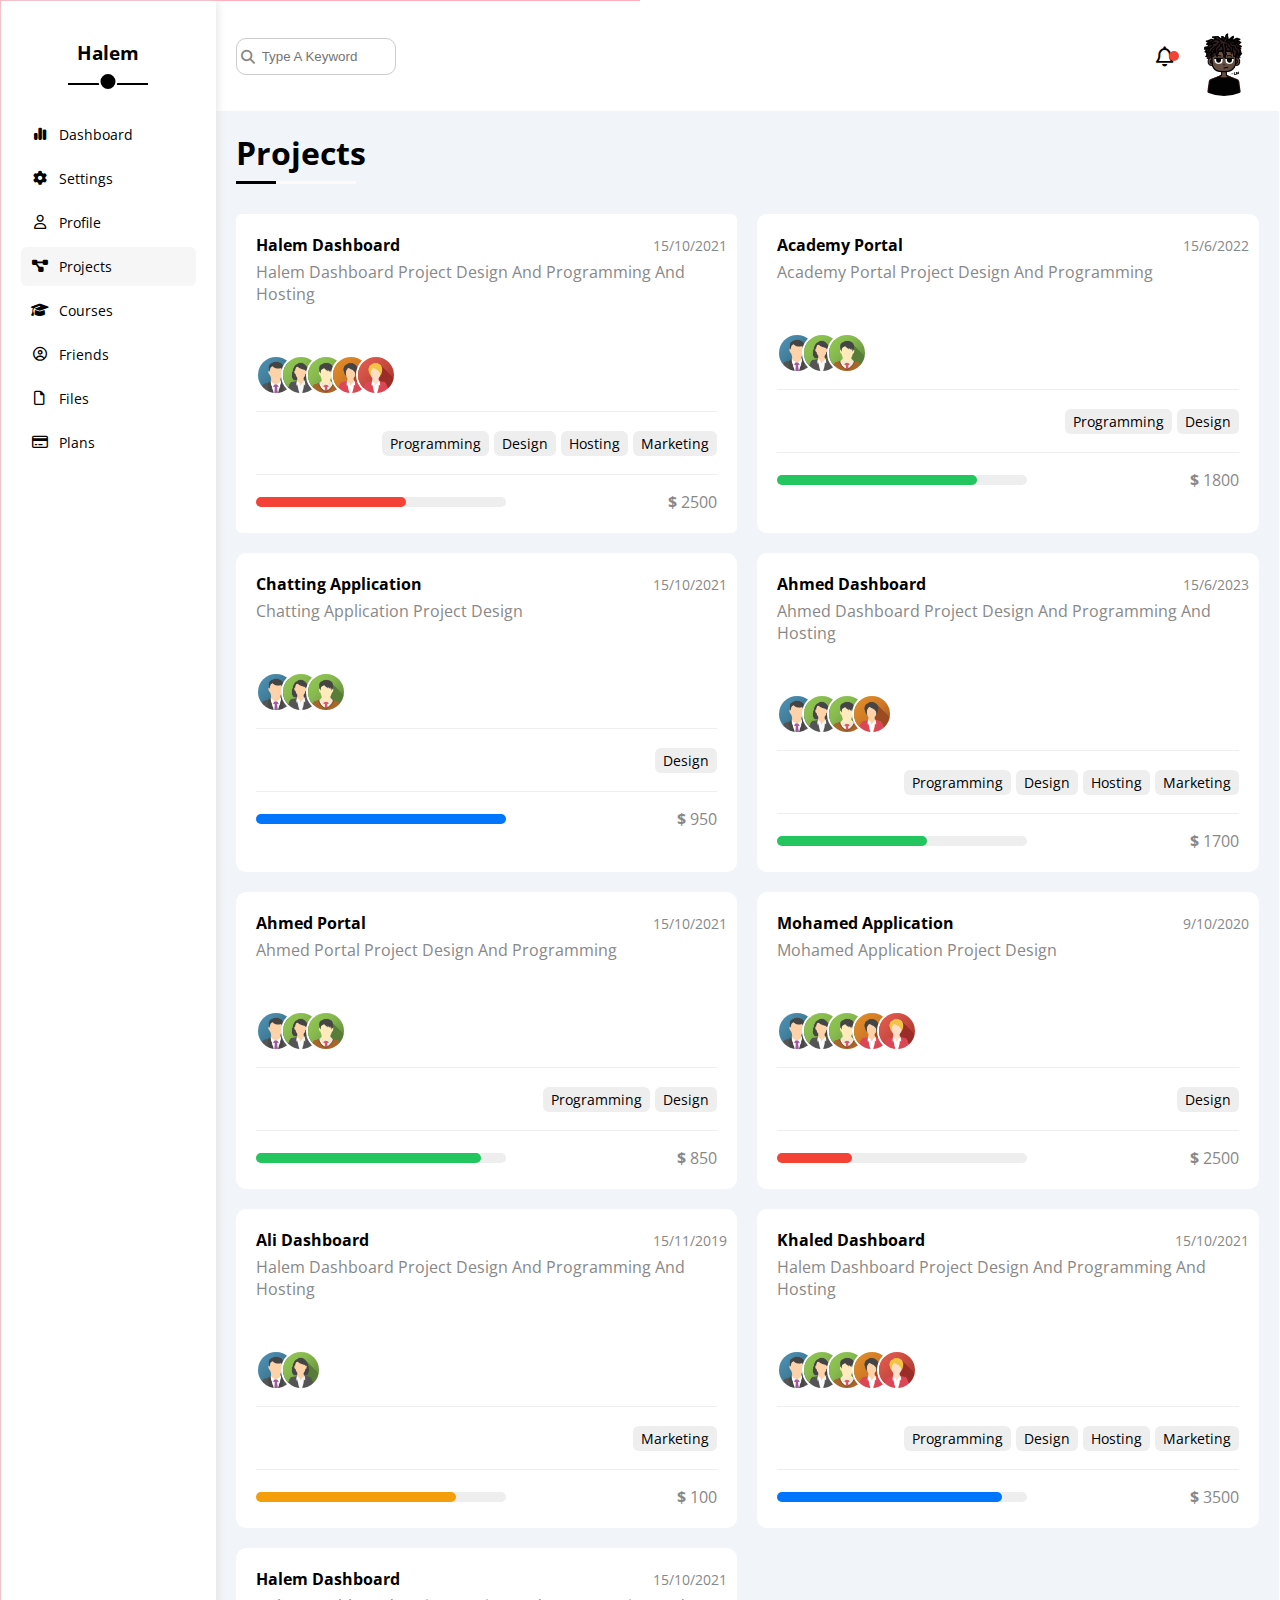
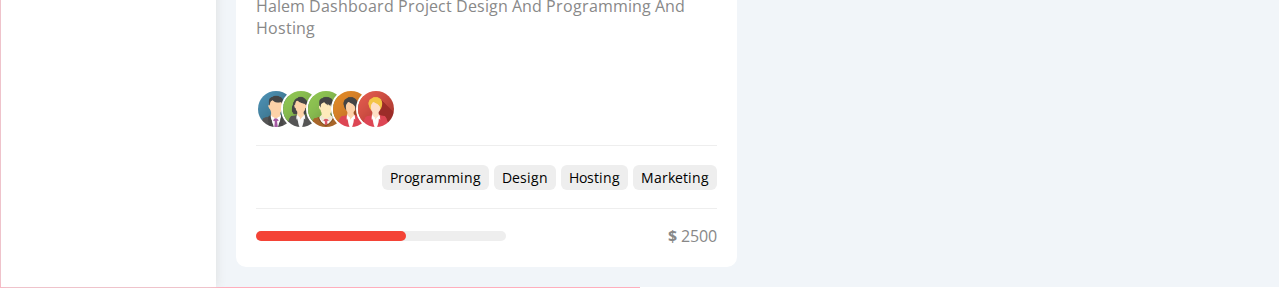
<file: projects.html>
<html lang="en">
<head>
  <meta charset="UTF-8">
  <meta http-equiv="X-UA-Compatible" content="IE=edge">
  <meta name="viewport" content="width=device-width, initial-scale=1.0">
  <!-- main css framework -->
  <link rel="stylesheet" href="css/framework.css">
  <!-- main css file -->
  <link rel="stylesheet" href="css/master.css">
  <!-- Fonts AWESOME Library -->
  <link rel="stylesheet" href="https://cdnjs.cloudflare.com/ajax/libs/font-awesome/6.4.0/css/all.min.css">
  <!--  Google Fonts -->
  <link rel="preconnect" href="https://fonts.googleapis.com">
  <link rel="preconnect" href="https://fonts.gstatic.com" crossorigin>
  <link href="https://fonts.googleapis.com/css2?family=Cairo:wght@700&family=Jomhuria&family=Mynerve&family=Open+Sans:ital,wght@0,400;0,700;1,300&family=Poppins:ital,wght@0,100;0,200;0,300;0,400;0,500;0,600;0,700;0,800;0,900;1,100;1,200;1,300;1,400;1,500;1,600;1,700;1,800;1,900&family=Shantell+Sans:wght@300&family=Work+Sans:wght@200;300;400;500;600;700;800&display=swap" 
  rel="stylesheet">
  <title>Settings</title>
</head>
<body>
  <div class="page d-flex">
    <div class="sidebar bg-white p-20 p-relative">
      <h3 class="p-relative txt-c mt-o">Halem</h3>
      <ul>
        <li>
          <a class="d-flex align-center fs-14 c-black rad-6 p-10" href="index.html">
            <i class="fa-solid fa-chart-simple fa-fw"></i>
            <span>Dashboard</span>
          </a>
        </li>
        <li>
          <a class="d-flex align-center fs-14 c-black rad-6 p-10" href="settings.html">
            <i class="fa-solid fa-gear fa-fw"></i>
            <span>Settings</span>
          </a>
        </li>
        <li>
          <a class="d-flex align-center fs-14 c-black rad-6 p-10" href="profile.html">
            <i class="fa-regular fa-user fa-fw"></i>
            <span>Profile</span>
          </a>
        </li>
        <li>
          <a class="active d-flex align-center fs-14 c-black rad-6 p-10" href="projects.html">
            <i class="fa-solid fa-diagram-project fa-fw"></i>
            <span>Projects</span>
          </a>
        </li>
        <li>
          <a class=" d-flex align-center fs-14 c-black rad-6 p-10" href="courses.html">
            <i class="fa-solid fa-graduation-cap fa-fw"></i>
            <span>Courses</span>
          </a>
        </li>
        <li>
          <a class=" d-flex align-center fs-14 c-black rad-6 p-10" href="friends.html">
            <i class="fa-regular fa-circle-user fa-fw"></i>
            <span>Friends</span>
          </a>
        </li>
        <li>
          <a class="d-flex align-center fs-14 c-black rad-6 p-10" href="files.html">
            <i class="fa-regular fa-file fa-fw"></i>
            <span>Files</span>
          </a>
        </li>
        <li>
          <a class=" d-flex align-center fs-14 c-black rad-6 p-10" href="plans.html">
            <i class="fa-regular fa-credit-card fa-fw"></i>
            <span>Plans</span>
          </a>
        </li>
      </ul>
    </div>
    <div class="content w-full">
      <!-- start-header -->
      <div class="head bg-white p-15 between-flex">
        <div class="search p-relative">
          <input class="p-10" type="search" placeholder="Type A Keyword">
        </div>
        <div class="icons d-flex align-center">
          <span class="notification project p-relative">
            <i class="fa-regular fa-bell fa-lg"></i>
          </span> 
          <img src="images/@cindysarttt.jpeg" alt="">
        </div>
      </div>
      <!-- end-header -->
      <h1 class="p-relative">Projects</h1>
      <!-- start project-page -->
      <div class="project-page d-grid gg-20 m-20">
        <div class="Halem-Dashboard p-relative bg-white p-20 rad-6">
          <span class="p-absl c-grey fs-14">15/10/2021</span>
          <h4 class="mt-0 mb-5">Halem Dashboard</h4>
          <p class="mt-0 mb-10 c-grey">Halem Dashboard Project Design And Programming And Hosting</p>
          <div class="images">
            <a href=""><img src="images/team-01.png" alt=""></a>
            <a href=""><img src="images/team-02.png" alt=""></a>
            <a href=""><img src="images/team-03.png" alt=""></a>
            <a href=""><img src="images/team-04.png" alt=""></a>
            <a href=""><img src="images/team-05.png" alt=""></a>
          </div>
          <ul>
            <li><span>Programming</span><span>Design</span><span>Hosting</span><span>Marketing</span></li>
          </ul>
          <div class="info between-flex">
            <div class="progress bg-eee">
              <span class="p-absl bg-red" style="width: 60%;"></span>
            </div>
            <div class="price c-grey">
                <b>$</b> 2500
            </div>
          </div>
        </div>        
        <div class="Halem-Dashboard p-relative bg-white p-20 rad-10">
          <span class="p-absl c-grey fs-14">15/6/2022</span>
          <h4 class="mt-0 mb-5">Academy Portal</h4>
          <p class="mt-0 mb-10 c-grey">Academy Portal Project Design And Programming</p>
          <div class="images">
            <a href=""><img src="images/team-01.png" alt=""></a>
            <a href=""><img src="images/team-02.png" alt=""></a>
            <a href=""><img src="images/team-03.png" alt=""></a>
          </div>
          <ul>
            <li><span>Programming</span><span>Design</span></li>
          </ul>
          <div class="info between-flex">
            <div class="progress bg-eee">
              <span class="p-absl bg-green" style="width: 80%; "></span>
            </div>
            <div class="price c-grey">
                <b>$</b> 1800
            </div>
          </div>
        </div>        
        <div class="Halem-Dashboard p-relative bg-white p-20 rad-10">
          <span class="p-absl c-grey fs-14">15/10/2021</span>
          <h4 class="mt-0 mb-5">Chatting Application</h4>
          <p class="mt-0 mb-10 c-grey">Chatting Application Project Design</p>
          <div class="images">
            <a href=""><img src="images/team-01.png" alt=""></a>
            <a href=""><img src="images/team-02.png" alt=""></a>
            <a href=""><img src="images/team-03.png" alt=""></a>
          </div>
          <ul>
            <li><span>Design</span></li>
          </ul>
          <div class="info between-flex">
            <div class="progress bg-eee">
              <span class="p-absl bg-blue" style="width: 100%;"></span>
            </div>
            <div class="price c-grey">
                <b>$</b> 950
            </div>
          </div>
        </div>        
        <div class="Halem-Dashboard p-relative bg-white p-20 rad-10">
          <span class="p-absl c-grey fs-14">15/6/2023</span>
          <h4 class="mt-0 mb-5">Ahmed Dashboard</h4>
          <p class="mt-0 mb-10 c-grey">Ahmed Dashboard Project Design And Programming And Hosting</p>
          <div class="images">
            <a href=""><img src="images/team-01.png" alt=""></a>
            <a href=""><img src="images/team-02.png" alt=""></a>
            <a href=""><img src="images/team-03.png" alt=""></a>
            <a href=""><img src="images/team-04.png" alt=""></a>
          </div>
          <ul>
            <li><span>Programming</span><span>Design</span><span>Hosting</span><span>Marketing</span></li>
          </ul>
          <div class="info between-flex">
            <div class="progress bg-eee">
              <span class="p-absl bg-green" style="width: 60%;"></span>
            </div>
            <div class="price c-grey">
                <b>$</b> 1700
            </div>
          </div>
        </div>        
        <div class="Halem-Dashboard p-relative bg-white p-20 rad-10">
          <span class="p-absl c-grey fs-14">15/10/2021</span>
          <h4 class="mt-0 mb-5">Ahmed Portal</h4>
          <p class="mt-0 mb-10 c-grey">Ahmed Portal Project Design And Programming</p>
          <div class="images">
            <a href=""><img src="images/team-01.png" alt=""></a>
            <a href=""><img src="images/team-02.png" alt=""></a>
            <a href=""><img src="images/team-03.png" alt=""></a>
          </div>
          <ul>
            <li><span>Programming</span><span>Design</span></li>
          </ul>
          <div class="info between-flex">
            <div class="progress bg-eee">
              <span class="p-absl bg-green" style="width: 90%;"></span>
            </div>
            <div class="price c-grey">
                <b>$</b> 850
            </div>
          </div>
        </div>        
        <div class="Halem-Dashboard p-relative bg-white p-20 rad-10">
          <span class="p-absl c-grey fs-14">9/10/2020</span>
          <h4 class="mt-0 mb-5">Mohamed Application</h4>
          <p class="mt-0 mb-10 c-grey">Mohamed Application Project Design</p>
          <div class="images">
            <a href=""><img src="images/team-01.png" alt=""></a>
            <a href=""><img src="images/team-02.png" alt=""></a>
            <a href=""><img src="images/team-03.png" alt=""></a>
            <a href=""><img src="images/team-04.png" alt=""></a>
            <a href=""><img src="images/team-05.png" alt=""></a>
          </div>
          <ul>
            <li><span>Design</span></li>
          </ul>
          <div class="info between-flex">
            <div class="progress bg-eee">
              <span class="p-absl bg-red" style="width: 30%;"></span>
            </div>
            <div class="price c-grey">
                <b>$</b> 2500
            </div>
          </div>
        </div>        
        <div class="Halem-Dashboard p-relative bg-white p-20 rad-10">
          <span class="p-absl c-grey fs-14">15/11/2019</span>
          <h4 class="mt-0 mb-5">Ali Dashboard</h4>
          <p class="mt-0 mb-10 c-grey">Halem Dashboard Project Design And Programming And Hosting</p>
          <div class="images">
            <a href=""><img src="images/team-01.png" alt=""></a>
            <a href=""><img src="images/team-02.png" alt=""></a>
          </div>
          <ul>
            <li><span>Marketing</span></li>
          </ul>
          <div class="info between-flex">
            <div class="progress bg-eee">
              <span class="p-absl bg-orange" style="width: 80%;"></span>
            </div>
            <div class="price c-grey">
                <b>$</b> 100
            </div>
          </div>
        </div>        
        <div class="Halem-Dashboard p-relative bg-white p-20 rad-10">
          <span class="p-absl c-grey fs-14">15/10/2021</span>
          <h4 class="mt-0 mb-5">Khaled Dashboard</h4>
          <p class="mt-0 mb-10 c-grey">Halem Dashboard Project Design And Programming And Hosting</p>
          <div class="images">
            <a href=""><img src="images/team-01.png" alt=""></a>
            <a href=""><img src="images/team-02.png" alt=""></a>
            <a href=""><img src="images/team-03.png" alt=""></a>
            <a href=""><img src="images/team-04.png" alt=""></a>
            <a href=""><img src="images/team-05.png" alt=""></a>
          </div>
          <ul>
            <li><span>Programming</span><span>Design</span><span>Hosting</span><span>Marketing</span></li>
          </ul>
          <div class="info between-flex">
            <div class="progress bg-eee">
              <span class="p-absl bg-blue" style="width: 90%;"></span>
            </div>
            <div class="price c-grey">
                <b>$</b> 3500
            </div>
          </div>
        </div>        
        <div class="Halem-Dashboard p-relative bg-white p-20 rad-10">
          <span class="p-absl c-grey fs-14">15/10/2021</span>
          <h4 class="mt-0 mb-5">Halem Dashboard</h4>
          <p class="mt-0 mb-10 c-grey">Halem Dashboard Project Design And Programming And Hosting</p>
          <div class="images">
            <a href=""><img src="images/team-01.png" alt=""></a>
            <a href=""><img src="images/team-02.png" alt=""></a>
            <a href=""><img src="images/team-03.png" alt=""></a>
            <a href=""><img src="images/team-04.png" alt=""></a>
            <a href=""><img src="images/team-05.png" alt=""></a>
          </div>
          <ul>
            <li><span>Programming</span><span>Design</span><span>Hosting</span><span>Marketing</span></li>
          </ul>
          <div class="info between-flex">
            <div class="progress bg-eee">
              <span class="p-absl bg-red" style="width: 60%;"></span>
            </div>
            <div class="price c-grey">
                <b>$</b> 2500
            </div>
          </div>
        </div>        
      </div>
      <!-- end project-page -->
    </div>
  </div>
</body>
</file>
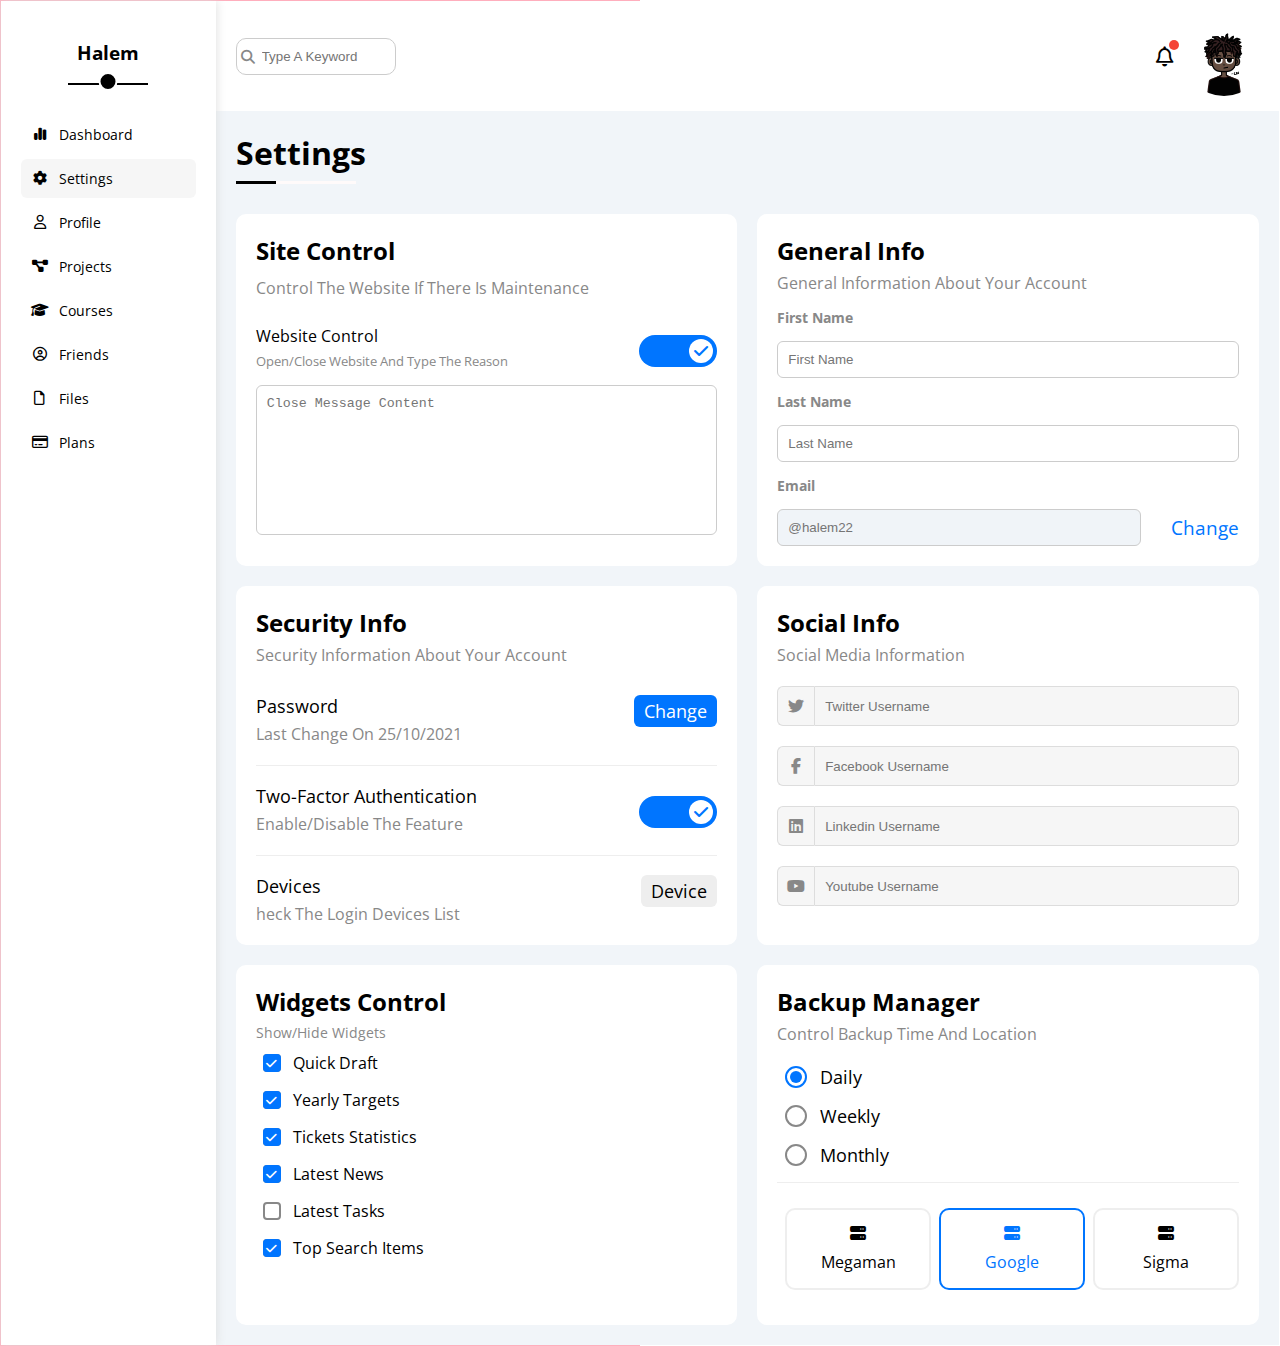
<file: settings.html>
<!DOCTYPE html>
<html lang="en">
<head>
  <meta charset="UTF-8">
  <meta http-equiv="X-UA-Compatible" content="IE=edge">
  <meta name="viewport" content="width=device-width, initial-scale=1.0">
  <!-- main css framework -->
  <link rel="stylesheet" href="css/framework.css">
  <!-- main css file -->
  <link rel="stylesheet" href="css/master.css">
  <!-- Fonts AWESOME Library -->
  <link rel="stylesheet" href="https://cdnjs.cloudflare.com/ajax/libs/font-awesome/6.4.0/css/all.min.css">
  <!--  Google Fonts -->
  <link rel="preconnect" href="https://fonts.googleapis.com">
  <link rel="preconnect" href="https://fonts.gstatic.com" crossorigin>
  <link href="https://fonts.googleapis.com/css2?family=Cairo:wght@700&family=Jomhuria&family=Mynerve&family=Open+Sans:ital,wght@0,400;0,700;1,300&family=Poppins:ital,wght@0,100;0,200;0,300;0,400;0,500;0,600;0,700;0,800;0,900;1,100;1,200;1,300;1,400;1,500;1,600;1,700;1,800;1,900&family=Shantell+Sans:wght@300&family=Work+Sans:wght@200;300;400;500;600;700;800&display=swap" 
  rel="stylesheet">
  <title>Settings</title>
</head>
<body>
  <div class="page d-flex ">
    <div class="sidebar bg-white p-20 p-relative">
      <h3 class="p-relative txt-c mt-o">Halem</h3>
      <ul>
        <li>
          <a class="d-flex align-center fs-14 c-black rad-6 p-10" href="index.html">
            <i class="fa-solid fa-chart-simple fa-fw"></i>
            <span>Dashboard</span>
          </a>
        </li>
        <li>
          <a class="active d-flex align-center fs-14 c-black rad-6 p-10" href="settings.html">
            <i class="fa-solid fa-gear fa-fw"></i>
            <span>Settings</span>
          </a>
        </li>
        <li>
          <a class=" d-flex align-center fs-14 c-black rad-6 p-10" href="profile.html">
            <i class="fa-regular fa-user fa-fw"></i>
            <span>Profile</span>
          </a>
        </li>
        <li>
          <a class=" d-flex align-center fs-14 c-black rad-6 p-10" href="projects.html">
            <i class="fa-solid fa-diagram-project fa-fw"></i>
            <span>Projects</span>
          </a>
        </li>
        <li>
          <a class=" d-flex align-center fs-14 c-black rad-6 p-10" href="courses.html">
            <i class="fa-solid fa-graduation-cap fa-fw"></i>
            <span>Courses</span>
          </a>
        </li>
        <li>
          <a class=" d-flex align-center fs-14 c-black rad-6 p-10" href="friends.html">
            <i class="fa-regular fa-circle-user fa-fw"></i>
            <span>Friends</span>
          </a>
        </li>
        <li>
          <a class="d-flex align-center fs-14 c-black rad-6 p-10" href="files.html">
            <i class="fa-regular fa-file fa-fw"></i>
            <span>Files</span>
          </a>
        </li>
        <li>
          <a class=" d-flex align-center fs-14 c-black rad-6 p-10" href="plans.html">
            <i class="fa-regular fa-credit-card fa-fw"></i>
            <span>Plans</span>
          </a>
        </li>
      </ul>
    </div>
    <div class="content w-full">
      <!-- start-header -->
      <div class="head bg-white p-15 between-flex">
        <div class="search p-relative">
          <input class="p-10" type="search" placeholder="Type A Keyword">
        </div>
        <div class="icons d-flex align-center">
          <span class="notification p-relative">
            <i class="fa-regular fa-bell fa-lg"></i>
          </span> 
          <img src="images/@cindysarttt.jpeg" alt="">
        </div>
      </div>
      <!-- end-header -->
      <h1 class="p-relative">Settings</h1>
      <div class="settings-page d-grid gg-20 m-20">
        <!-- <label>
          <input class="toggle-checkbox" type="checkbox" checked>
          <div class="toggle-switch"></div>
        </label> -->
        <!-- start Site Control -->
        <div class="site-control bg-white p-20 rad-10">
          <h2 class="mt-0 mb-10">Site Control</h2>
          <p class="mt-0 c-grey mb-10">Control The Website If There Is Maintenance</p>
          <div class="inner-control between-flex mb-15">
            <div class="inner-info">
              <p class="mb-0">Website Control</p>
              <span class="c-grey mt-5 mb-0 fs-13 d-block">Open/Close Website And Type The Reason</span>
            </div>
            <label>
              <input class="toggle-checkbox" type="checkbox" checked>
              <div class="toggle-switch"></div>
            </label>
          </div>
          <textarea class="textarea d-block p-10 rad-6 w-full" placeholder="Close Message Content"></textarea>
        </div>
        <!-- end Site Control -->
        <!-- start General Info -->
        <div class="general-Info bg-white p-20 rad-10">
          <h2 class="mt-0 mb-5">General Info</h2>
          <p class="c-grey mt-0 mb-10">General Information About Your Account</p>
          <div class="box-info ">
            <p for="first" class="c-grey f-w fs-14 ">First Name</p>
            <input class="w-full rad-6 p-10 b-none" type="text" placeholder="First Name">
          </div>
          <div class="box-info ">
            <p class="c-grey f-w fs-14">Last Name</p>
            <input class="w-full rad-6 p-10 b-none" type="text" placeholder="Last Name">
          </div>
          <div class="box-info ">
            <p class="c-grey f-w fs-14">Email</p>
            <div class="inner-box d-flex align-center">
              <input class="email rad-6 p-10 b-none" type="email" placeholder="@halem22" disabled>
              <span class="change c-blue d-block"> Change</span>
            </div>
          </div>
        </div>
        <!-- end General Info-->
        <!-- start Security Info-->
        <div class="security-Info rad-10 bg-white p-20">
          <h2 class="mt-0 mb-5">Security Info</h2>
          <p class="mt-0 mb-10 c-grey">Security Information About Your Account</p>
          <div class="box-security between-flex mb-20">
            <div class="inner-box-security ">
              <p class="fs-17 mb-5">Password</p>
              <span class="c-grey mt-0">Last Change On 25/10/2021</span>
            </div>
            <a href="#" class="btn-shape bg-blue c-white fs-17">Change</a>
          </div>
          <div class="box-security between-flex mb-20 bor-top">
            <div class="inner-box-security ">
              <p class="fs-17 mb-5">Two-Factor Authentication</p>
              <span class="c-grey mt-0">Enable/Disable The Feature</span>
            </div>
            <label>
              <input class="toggle-checkbox" type="checkbox" checked>
              <div class="toggle-switch"></div>
            </label>
          </div>
          <div class="box-security between-flex mt-20 bor-top">
            <div class="inner-box-security ">
              <p class="fs-17 mb-5">Devices</p>
              <span class="c-grey mt-0">heck The Login Devices List</span>
            </div>
            <a href="#" class="btn-shape bg-eee c-black fs-17">Device</a>
          </div>
        </div>
        <!-- end Security Info-->
        <!-- start Social Info-->
        <div class="social-info rad-10 bg-white p-20">
          <h2 class="mt-0 mb-5">Social Info</h2>
          <p class="mt-0 mb-20 c-grey">Social Media Information</p>
          <div class="box-social d-flex align-center mb-20">
            <i class="fa-brands fa-twitter c-grey "></i>
            <input type="text" placeholder="Twitter Username" class=" w-full b-none">
          </div>
          <div class="box-social d-flex align-center mb-20">
            <i class="fa-brands fa-facebook-f c-grey "></i>
            <input type="text" placeholder="Facebook Username" class=" w-full b-none">
          </div>
          <div class="box-social d-flex align-center mb-20">
            <i class="fa-brands fa-linkedin  c-grey "></i>
            <input type="text" placeholder="Linkedin Username" class=" w-full b-none">
          </div>
          <div class="box-social d-flex align-center mb-0">
            <i class="fa-brands fa-youtube c-grey "></i>
            <input type="text" placeholder="Youtube Username" class=" w-full b-none">
          </div>
        </div>
        <!-- end Social Info-->
        <!-- start Widgets Control-->
        <div class="widgets-control bg-white rad-10 p-20">
          <h2 class="mt-0 mb-5">Widgets Control</h2>
          <p class="mt-0 mb-10 c-grey fs-14">Show/Hide Widgets</p>
          <div class="box-control d-flex align-center mb-15">
            <input type="checkbox" id="one" checked>
            <label for="one">Quick Draft</label>
          </div>
          <div class="box-control d-flex align-center mb-15">
            <input type="checkbox" id="two" checked>
            <label for="two">Yearly Targets</label>
          </div>
          <div class="box-control d-flex align-center mb-15">
            <input type="checkbox" id="three" checked>
            <label for="three">Tickets Statistics</label>
          </div>
          <div class="box-control d-flex align-center mb-15">
            <input type="checkbox" id="four" checked>
            <label for="four">Latest News</label>
          </div>
          <div class="box-control d-flex align-center mb-15">
            <input type="checkbox" id="five">
            <label for="five">Latest Tasks</label>
          </div>
          <div class="box-control d-flex align-center mb-15">
            <input type="checkbox" id="six" checked>
            <label for="six">Top Search Items</label>
          </div>
        </div>
        <!-- end Widgets Control-->
        <!-- start Backup Manager-->
        <div class="backup-manager bg-white p-20 rad-10 ">
          <h2 class="mt-0 mb-5">Backup Manager</h2>
          <p class="mt-0 c-grey mb-20">Control Backup Time And Location</p>
          <div class="box-backup d-flex align-center mb-15">
            <input type="radio"  name="mm" id="daily" checked />
            <label class="fs-17 " for="daily">Daily</label>
          </div>
          <div class="box-backup d-flex align-center mb-15">
            <input type="radio"  name="mm" id="Weekly"/>
            <label class="fs-17 " for="Weekly">Weekly</label>
          </div>
          <div class="box-backup d-flex align-center mb-25 pb-15 bor-bottom">
            <input type="radio"  name="mm" id="Monthly"/>
            <label class="fs-17 " for="Monthly">Monthly</label>
          </div>
          <div class="footer-backup d-flex align-center txt-c">
            <input type="radio" name="servers" id="server-one">  
            <div class="server mb-15 rad-10 w-full">
              <label class="d-block m-15" for="server-one">
                <i class="fa-solid fa-server  mb-10"></i>
                Megaman
              </label>
            </div>
            <input type="radio" name="servers" id="server-two" checked>  
            <div class="server mb-15 rad-10 w-full">
              <label class="d-block m-15" for="server-two">
                <i class="fa-solid fa-server  mb-10"></i>
                Google
              </label>
            </div>
            <input type="radio" name="servers" id="server-three">  
            <div class="server mb-15 rad-10 w-full">
                <label class="d-block m-15" for="server-three">
                  <i class="fa-solid fa-server  mb-10"></i>
                  Sigma
                </label>
              </div>
          </div>
        </div>
        <!-- end Backup Manager-->
      </div>
    </div>
  </div>
</body>
</html>
</file>
<file: css/framework.css>
:root{
  --blue-color: #0075ff;
  --blue-alt-color: #0d69d5;
  --orange-color: #f59e0b;
  --green-color: #22c55e;
  --red-color: #f44336;
  --gray-color: #888
}
/* start box */
@media (max-width:767px) {
  .d-block-mobile{
    display: block;
  }
}
@media (max-width:767px) {
  .hide-mobile{
    display: none;
  }
}
.d-block{
  display: block;
}
.d-flex{
  display: flex;
}
.align-center{
  align-items: center;
}
.d-grid{
  display: grid;
}
.gg-20{
  gap: 20px;
}
.gg-10{
  gap: 10px;
}
.space-between{
  justify-content: space-between;
}
.f-dir{
  flex-direction: column;
}
.f-1{
  flex: 1;
}
.t-c{
  text-align: center;
}
/* end box */
/* start padding + margin */
.w-full{
  width: 100%;
}
.w-fit{
  width: fit-content;
}
.p-10{
  padding: 10px;
}
.p-20{
  padding: 20px;
}
.p-4{
  padding: 4px;
}
.p-15{
  padding: 15px;
}
.p-5{
  padding: 5px;
}
.p-30{
  padding: 30px;
}
.pl-20{
  padding-left: 20px;
}
.pl-15{
  padding-left: 15px;
}
.pl-10{
  padding-left: 10px;
}
.pt-15{
  padding-top: 15px;
}
.pt-5{
  padding-top: 5px;
}
.pt-30{
  padding-top: 30px;
}
.pb-15{
  padding-bottom: 15px;
}
.pb-30{
  padding-bottom: 30px;
}
.pb-60{
  padding-bottom: 60px;
}
.pb-25{
  padding-bottom: 25px;
}
.pt-15{
  padding-top: 15px;
}
.pr-10{
  padding-right: 10px;
}
.pr-5{
  padding-left: 10px;
}
.pl-10{
  padding-left: 10px;
}
.pl-20{
  padding-left: 20px;
}
.m-0{
  margin: 0;
}
.m-20{
  margin: 20px;
}
.m-auto{
  margin: auto;
}
.z-100{
  z-index: 100;
}
.z--1{
  z-index: -100;
}
.m-15{
  margin: 15px;
}
.mt-0{
  margin-top: 0;
}
.mb-25{
  margin-bottom: 25px;
}
.mb-40{
  margin-bottom: 40px;
}
.mt-5{
  margin-top: 5px;
}
.mt-15{
  margin-top: 15px;
}
.mt-5{
  margin-top: 5px;
}
.mt-10{
  margin-top: 10px;
}
.mb-5{
  margin-bottom: 5px;
}
.mb-15{
  margin-bottom: 15px;
}
.mt-20{
  margin-top: 20px;
}
.mr-20{
  margin-right: 20px;
}
.mr-30{
  margin-right: 30px;
}
.mr-7{
  margin-right: 7px;
}
.mr-10{
  margin-right: 10px;
}
.mr-1{
  margin-right: 1%;
}
.mb-20{
  margin-bottom: 20px
}
.mb-25{
  margin-bottom: 25px;
}
.mb-30{
  margin-bottom: 30px;
}

.mb-10{
  margin-bottom: 10px;
}
.mb-100{
  margin-bottom: 100px;
}
.mb-0{
  margin-bottom: 0;
}
.ml-100{
  margin-left: 100px;
}
.ml-50{
  margin-left: 50px;
}
.ml-20{
  margin-left: 20px;
}
.ml-auto{
  margin-left: auto;
}
.mr-100{
  margin-right: 100px;
}
.lh-2{
  line-height: 2;
}
.w-50{
  width: 50px;
}
.w-30{
  width: 30%;
}
.w-full{
  width: 100%;
}
/* end padding + margin */
/* start  color*/
.bg-white{
  background-color: white;
}
.bg-blue{
  background-color: var(--blue-color);
}
.bg-opacity-blue{
  background-color: #add3ff;
}
.bg-orange{
  background-color: var(--orange-color);
}
.bg-opacity-orange{
  background-color: #ffa20454;
}
.bg-green{
  background-color: var(--green-color);
}
.bg-red{
  background-color: var(--red-color);
}
.bg-opacity-green{
  background-color: #22c55e66;
}
.c-white{
  color: white;
}
.c-black{
  color: black;
}
.bg-eee{
  background-color: #eee;
}
.bg-tweet{
  background-color: #1da1f2;
}
.c-tweet{
  color: #1da1f2;
}
.bg-face{
  background-color: #1877f2;
}
.bg-lin{
  background-color: #0077b5;
}
.c-lin{
  color: #0077b5;
}
.bg-you{
  background-color: rgb(255 0 0 / 20%);
}
.c-grey{
  color: var(--gray-color);
}
.c-black{
  color: black;
}
.c-white{
  color: white;
}
.c-blue{
  color: var(--blue-color);
}
.c-orange{
  color: var(--orange-color);
}
.c-green{
  color: var(--green-color);
}
.c-red{
  color: var(--red-color);
}
.blue{
  border-color: var(--blue-color);
}
.green{
  border-color: var(--green-color);
}
.orange{
  border-color: var(--orange-color);
}
.red{
  border-color: var(--red-color);
}
.bg-f{
  background-color: rgb(29 161 242 / 20%);
}
.bg-t{
  background-color:rgb(24 119 242 / 20%);
}
.bg-l{
  background-color: rgb(0 119 181 / 20%);
}
.bg-ccc{
  background-color: #ccc;
}
.bg-gray{
  background-color: var(--gray-color);
}
/* end  color*/
/* start position*/
.p-relative{
  position: relative;
}
.p-absl{
  position: absolute;
}
/* end position*/
/* start font*/
.txt-c{
  text-align: center;
}
.opa-5{
  opacity: 0.5;
}
.fs-14{
  font-size: 14px;
}
.fs-13{
  font-size: 13px;
}
.fs-17{
  font-size: 18px;
}
.fs-20{
  font-size: 20px;
}
.fs-15{
  font-size: 15px;
}
.fs-40{
  font-size: 40px;
}
.f-w{
  font-weight: bold;
}

.f-normal{
  font-weight: normal;
}
@media (max-width:767px) {
  .t-c-mobile{
    text-align: center;
  }
}
/* end position*/
/* start border*/
.rad-6{
  border-radius: 6px;
  -webkit-border-radius: 6px;
  -moz-border-radius: 6px;
  -ms-border-radius: 6px;
  -o-border-radius: 6px;
}
.rad-10{
  border-radius: 10px;
  -webkit-border-radius: 10px;
  -moz-border-radius: 10px;
  -ms-border-radius: 10px;
  -o-border-radius: 10px;
}
.rad-half{
  border-radius: 50%;
  -webkit-border-radius: 50%;
  -moz-border-radius: 50%;
  -ms-border-radius: 50%;
  -o-border-radius: 50%;
}
.b-none{
  border: none;
}
/* end border*/
/* start component*/
.between-flex{
  display: flex;
  align-items: center;
  justify-content: space-between;
}
.btn-shape{
  padding: 4px 10px;
  border-radius: 6px;
  -webkit-border-radius: 6px;
  -moz-border-radius: 6px;
  -ms-border-radius: 6px;
  -o-border-radius: 6px;
}
.btn-shape-new{
  padding: 4px 7px;
  border-radius: 6px;
  -webkit-border-radius: 6px;
  -moz-border-radius: 6px;
  -ms-border-radius: 6px;
  -o-border-radius: 6px;
}
.center-flex{
  display: flex;
  align-items: center;
  justify-content: center;
}
.bor-bottom{
  border-bottom: 1px solid #eee;
}
.bor-top{
  border-top: 1px solid #eee;
}
.out-l{
  outline: 4px solid var(--green-color);
}
.out-l-blue{
  outline: 4px solid var(--blue-alt-color);
}
.out-l-orange{
  outline: 4px solid var(--orange-color);
}
.cur{
  cursor: pointer;
}
/* end component*/
</file>
<file: css/master.css>
/* Start Global Rules */
*{
  -webkit-box-sizing: border-box;
  -moz-box-sizing: border-box;
  box-sizing: border-box;
}
:root{
  --blue-color: #0075ff;
  --blue-alt-color: #0d69d5;
  --orange-color: #f59e0b;
  --green-color: #22c55e;
  --red-color: #f44336;
  --gray-color: #888
}
body{
  font-family: 'Open Sans', sans-serif;
  margin: 0;
  background: linear-gradient(
    to right,
    #ffaebd 0%,
    #ffaebd 50%,
    white 50%,
    white 100%,
    #d35400 60%,
    #8e44ad 60%,
    #8e44ad 80%,
    #c0392b 80%
  );
  padding:  1px;
}
*:focus{
  outline: none;
}
ul{
  list-style: none;
  padding: 0;
}
::-webkit-scrollbar{
  width: 15px;
}
::-webkit-scrollbar-track{
  background-color: white;
}
::-webkit-scrollbar-thumb{
  background-color: var(--blue-color);
}
::-webkit-scrollbar-thumb:hover{
  background-color: var(--blue-alt-color);
}
a{
  text-decoration: none;
}
.page{
  background-color: #f1f5f9;
  min-height: 100vh;
}
.page-none{
  min-height: 100vh;
  background-color: #f1f5f9;
  display: none;
}
.cir{
  position: absolute;
  z-index: -2;
  left: 50%;
  top: 50%;
  cursor: pointer;
  transition: 0.3s;
  transform: translate(-50% , -50%);
  -webkit-transform: translate(-50% , -50%);
  -moz-transform: translate(-50% , -50%);
  -ms-transform: translate(-50% , -50%);
  -o-transform: translate(-50% , -50%);
  -webkit-transition: 0.3s;
  -moz-transition: 0.3s;
  -ms-transition: 0.3s;
  -o-transition: 0.3s;
}
.cir:hover{
  transform: scale(1.1) ;
  -webkit-transform: scale(1.1) ;
  -moz-transform: scale(1.1) ;
  -ms-transform: scale(1.1) ;
  -o-transform: scale(1.1) ;
}
.cir:checked + .page-none{
  display: flex;
}
.cir::after{
  position: absolute;
  content: "";
  left: 50%;
  top: 50%;
  width: 400px;
  height: 400px;
  background-color: rgb(255, 255, 255);
  border: 10px solid;
  border-color: #ffaebd #ffaebd #ffaebd white;
  animation: run 3s infinite linear;
  border-radius: 50%;
  transform: translate(-50% , -50%);
  -webkit-transform: translate(-50% , -50%);
  -moz-transform: translate(-50% , -50%);
  -ms-transform: translate(-50% , -50%);
  -o-transform: translate(-50% , -50%);
  -webkit-border-radius: 50%;
  -moz-border-radius: 50%;
  -ms-border-radius: 50%;
  box-shadow:10px 10px 70px #ddd;
  -o-border-radius: 50%;
  -webkit-animation: run 3s infinite linear;
}
@media (max-width:767px) {
  .cir::after{
    width: 300px;
    height: 300px;
  }
}
@keyframes run {
  0%{
    transform:translate(-50% , -50%)  rotate(0deg);
    -webkit-transform:translate(-50% , -50%)  rotate(0deg);
    -moz-transform:translate(-50% , -50%)  rotate(0deg);
    -ms-transform:translate(-50% , -50%)  rotate(0deg);
    -o-transform:translate(-50% , -50%)  rotate(0deg);
}
  100%{
    transform:translate(-50% , -50%) rotate(360deg);
    -webkit-transform:translate(-50% , -50%) rotate(360deg);
    -moz-transform:translate(-50% , -50%) rotate(360deg);
    -ms-transform:translate(-50% , -50%) rotate(360deg);
    -o-transform:translate(-50% , -50%) rotate(360deg);
}
}
.text{
  position: absolute;
  z-index: -1;
  left: 50%;
  top: 50%;
  transform: translate(-50%, -50%);
  font-weight: 900;
  font-size: 50px;
  font-family :Verdana, Geneva, Tahoma, sans-serif;
  letter-spacing: 2px;
  color: palevioletred
}
@media (max-width:767px){
  .text{
    font-size: 30px;
    
  }
}
/* End Global Rules */
/* Start sidebar */
.sidebar{
  width: 250px;
  box-shadow:0 0 10px #ddd;
}
@media (max-width:767px){
  .sidebar{
    width: 58px;
    padding: 10px;
  }
}
.sidebar h3{
  margin-bottom: 50px;
}
@media (max-width:767px){
  .sidebar h3{
    font-size: 13px;
    margin-bottom: 0;
  }
}
@media (min-width:768px){
  .sidebar h3::before,
  .sidebar h3::after{
    position: absolute;
    background-color: black;
    left: 50%;
    transform: translateX(-50%);
    -webkit-transform: translateX(-50%);
    -moz-transform: translateX(-50%);
      -ms-transform: translateX(-50%);
      -o-transform: translateX(-50%);
      content: "";
    }
    .sidebar h3::before{
      height: 2px;
      bottom: -20px;
      width: 80px;
    }
    .sidebar h3::after{
      height: 15px;
      border-radius: 50%;
      background-color: black;
      bottom: -26px;
      border: 2px solid white;
      width: 15px;
    }
}
.sidebar ul li a{
  transition: 0.3s;
  margin-bottom: 5px;
  -webkit-transition: 0.3s;
  -moz-transition: 0.3s;
  -ms-transition: 0.3s;
  -o-transition: 0.3s;
}
.sidebar ul li a:hover,
.sidebar ul li a.active{
  background-color: #f6f6f6;
}
.sidebar ul li span{
  font-size: 14px;
  margin-left: 10px;
}
@media (max-width:767px){
  .sidebar ul li span{
    display: none;
  }
}
/* end sidebar */
/* start content  (head + header)*/
.content{
  overflow: hidden;
}
.head .search::before{
    font-family: var(--fa-style-family-classic);
    content: "\f002";
    font-weight: 900;
    position: absolute;
    left: 10px;
    top: 50%;
    transform: translateY(-50%);
    font-size: 14px;
    color: var(--gray-color);
}
.head .search input{
  border-radius: 10px;
  margin-left: 5px;
  -webkit-border-radius: 10px;
  -moz-border-radius: 10px;
  -ms-border-radius: 10px;
  -o-border-radius: 10px;
  padding-left: 25px;
  width: 160px;
  border: 1px solid #ccc;
  transition: width 0.3s;
}
.head .search input:focus{
    width: 200PX;
}
.head .search input:focus::placeholder{
    opacity: 0;
}
.head .icons .notification::before{
  content: "";
  position: absolute;
  position: absolute;
  width: 10px;
  height: 10px;
  border-radius: 50%;
  background: var(--red-color);
  right: -5px;
  top: -5px;
  content: "";
}
.head .icons img{
  width: 80px;
  height: 80px;
  border-radius: 50%;
  margin-left: 10px;
  -webkit-border-radius: 50%;
  -moz-border-radius: 50%;
  -ms-border-radius: 50%;
  -o-border-radius: 50%;
  transition: 0.3s;
  z-index: 100;
}
.head .icons img:hover{
  transform: scale(4.1) translate(-20px, 20px) rotate(-5deg);
  -webkit-transform: scale(4.1) translate(-20px, 20px) rotate(-5deg);
  -moz-transform: scale(4.1) translate(-20px, 20px) rotate(-5deg);
  -ms-transform: scale(4.1) translate(-20px, 20px) rotate(-5deg);
  -o-transform: scale(4.1) translate(-20px, 20px) rotate(-5deg);
}
.content h1{
  margin: 20px 20px 40px;
}
.content h1::before,
.content h1::after{
  position: absolute;
  height: 3px;
  bottom: -10px;
  content: "";
  left: 0;
}
.content h1::before{
  width:120px;
  background-color: rgb(255, 250, 250);
}
.content h1::after{
  background-color: black;
  width: 40px;
}
.wrapper{
  grid-template-columns: repeat(auto-fill,minmax(450px , 1fr));
  margin-left: 20px;
  margin-right: 20px;
  margin-bottom: 20px;
}
@media (max-width:767px){
  .wrapper{
  grid-template-columns: minmax(200px , 1fr);
  margin-left: 10px;
  margin-right: 10px;
  margin-bottom: 2px;
}   
}
/* end content (head + header)*/
/* start content ( welcome widget)*/
.box-welcome{
    overflow: hidden;
}
.intro img{
  width: 200px;
  margin-bottom: -10px;
}
.box-welcome .avater{
    width: 64px;
    height: 64px;
    border: 2px solid white;
    border-radius: 50%;
    padding: 2px;
    box-shadow: 0 0 5px #ddd;
    margin-left: 20px;
    margin-top: -32px;
}
.box-welcome .body{
  border-top: 1px solid #eee;
  border-bottom: 1px solid #eee;
}
.box-welcome .body > div{
  flex: 1;
} 
.box-welcome .visit{
  margin: 0 15px 15px auto;
  transition: 0.3s;
  -webkit-transition: 0.3s;
  -moz-transition: 0.3s;
  -ms-transition: 0.3s;
  -o-transition: 0.3s;
}
.box-welcome .visit:hover{
  background-color: var(--blue-alt-color);
}
@media (max-width:767px) {
  .box-welcome .intro{
    padding: 30px;
  }
  .box-welcome .avater{
    margin-left: 0;
  }
  .box-welcome .body{
    flex-direction: column;
  }
  .box-welcome .body > div:not(:last-child){
    margin-bottom: 20px;
  }
}
/* end content ( welcome widget)*/
/* start content ( quick draft widget)*/
.quick-box textarea{
  resize: none;
  min-height: 180px;
}
.quick-box .save{
  margin-left: auto;
  transition: 0.3s;
  cursor: pointer;
  -webkit-transition: 0.3s;
  -moz-transition: 0.3s;
  -ms-transition: 0.3s;
  -o-transition: 0.3s;
}
.quick-box .save:hover{
  background-color: var(--blue-alt-color);
}
/* end content ( quick draft widget)*/
/* start Yearly Targets widget */
.targets .target-row .icons{
  width: 80px;
  height: 80px;
  margin-right: 15px;
}
.targets .target-row .details .progress{
    height: 5px;
}
.targets .target-row .details .progress > span{
  position: absolute;
  height: 100%;
  left: 0;
  top: 0;
}
.targets .target-row .details .progress > span span{
  position: absolute;
  bottom: 16px;
  right: -16px;
  color: white;
  padding: 2px 5px;
  border-radius: 6px;
  font-size: 13px;
}
.targets .target-row .details .progress > span span::after{
  content: "";
  position: absolute;
  border-color: transparent ;
  border-width: 5px;
  border-style: solid;
  bottom: -10px;
  left: 50%;
  transform: translateX(-50%);
  -webkit-transform: translateX(-50%);
  -moz-transform: translateX(-50%);
  -ms-transform: translateX(-50%);
  -o-transform: translateX(-50%);
}
.targets .target-row .details .progress > .blue span::after{
  border-top-color:var(--blue-color);
}
.targets .target-row .details .progress > .orange span::after{
  border-top-color:var(--orange-color);
}
.targets .target-row .details .progress > .green span::after{
  border-top-color:var(--green-color);
}
.blue .icons,
.blue .progress{
  background-color: rgba(0 117 255 / 20%);
}
.orange .icons,
.orange .progress{
  background-color: rgba(245 158 11 / 20%);
}
.green .icons,
.green .progress{
  background-color: rgba(0 117 94 / 20%);
}
/* end Yearly Targets widget */
/*start  Tickets Statistics */
.tickets .tickets-body{
  grid-template-columns: repeat(auto-fill,minmax(200px ,1fr));
}
.tickets .tickets-body .box{
  border: 1px solid #ccc;
  padding: 30px 10px 0;
}
/* end  Tickets Statistics*/
/* start  Latest News widget */
.news .row-box img{
  width: 100px;
  margin-right: 15px;
  border-radius: 6px;
}
.news .row-box:not(:last-child){
  border-bottom: 1px solid #eee;
}
.news .row-box .inner-box > span{
  background-color: #eee;
}
@media (max-width:767px) {
  .news .row-box{
    flex-direction: column;
    margin-bottom: 20px;
  }
  .news .row-box .inner-box{
    flex-direction: column;
  }
  .news .row-box .inner-box > span{
    margin-top: 0;
    margin-bottom: 20px;
  }
}
/* end Latest News widget */
/* start Latest Tasks widget */
.tasks div:nth-of-type(4){
  text-decoration:line-through;
  color:var(--gray-color);
}
.tasks .inner-box{
  flex-grow: 1;
}
.tasks .info-tasks i{
  cursor: pointer;
  transition: 0.3s;
}
.tasks .info-tasks i:hover{
  color: var(--red-color);
}
/* end Latest Tasks widget */
/* end Latest Uploads widget */
.uploads{
  padding: 0 20px;
}
.uploads .upload-box{
  margin-bottom: 0;
  margin-top: 0;
  padding: 0;
}
.uploads .upload-box img{
  width: 40px;
  margin-right: 10px;
}
/* end Latest Uploads widget */
/* start Last Project Progress widget */
.project img{
  width: 160px;
  right: 0;
  bottom: 0;
  opacity: 0.1;
  position: absolute;
}
.project .box-project .circle,
.project .box-project .last{
  width: 25px;
  height: 25px;
  padding: 15px;
  border-radius: 50%;
  border: 2px solid var(--blue-color);
  -webkit-border-radius: 50%;
  -moz-border-radius: 50%;
  -ms-border-radius: 50%;
  -o-border-radius: 50%;
  margin-right: 20px;
}
.project .box-project .circle::before{
  position: absolute;
  content: "";
  background-color: var(--blue-color);
  left: 50%;
  top: 50%;
  transform: translate(-50% , -50%);
  width: 25px;
  height: 25px;
  border-radius: 50%;
}
.project .box-project:nth-of-type(4) .circle::before{
  animation: change-back 5s infinite;
  -webkit-animation: change-back 0.8s infinite alternate;
}
.project .box-project .circle:after{
    position: absolute;
    content: "";
    background-color: var(--blue-color);
    height: 22px;
    width: 2px;
    top: 30px;
    transform: translateX(-50%);
}
@keyframes change-back{
  100%{
    background-color: white;
  }
}
/* end Last Project Progress widget */
/* start Reminders widget */
.reminders ul li >span{
  width: 15px;
  height: 15px;
  border-radius: 50%;
  display: block;
  margin-right: 15px;
}
.reminders ul li div{
  border-left-width: 2px;
  border-left-style: solid;
}
/* end Reminders widget */
/* start Latest Post widget */
.post .img-box img{
  width: 90px;
  height: 90px;
  border-radius: 50%;
  transition: 0.3s;
  -webkit-transition: 0.3s;
  -moz-transition: 0.3s;
  -ms-transition: 0.3s;
  -o-transition: 0.3s;
}
.post .img-box img:hover{
  transform: scale(2.1) rotate(3deg) translate(10%);
  -webkit-transform: scale(2.1) rotate(3deg) translate(10%);
  -moz-transform: scale(2.1) rotate(3deg) translate(10%);
  -ms-transform: scale(2.1) rotate(3deg) translate(10%);
  -o-transform: scale(2.1) rotate(3deg) translate(10%);
}
/* end Latest Post widget */
/* start Social Media Stats widget */
.social .youtube{
  padding: 10px 8px;
}
.social i{
  transition: 0.3s;
  -webkit-transition: 0.3s;
  -moz-transition: 0.3s;
  -ms-transition: 0.3s;
  -o-transition: 0.3s;
}
.social i:hover{
  transform: rotate(5deg);
  -webkit-transform: rotate(5deg);
  -moz-transform: rotate(5deg);
  -ms-transform: rotate(5deg);
  -o-transform: rotate(5deg);
}
/* end Social Media Stats widget */
/* start table widget */
.projects .responsive-table{
  overflow-x: auto;
}
.projects table{
  min-width: 1000px;
  border-spacing: 0;
}
.projects thead td{
  background-color: #eee;
  font-weight: bold;
}
.projects table td{
  padding: 15px;
}
.projects tbody td{
  border-bottom: 1px solid #eee;
  border-left: 1px solid #eee;
  transition: 0.3s;
  -webkit-transition: 0.3s;
  -moz-transition: 0.3s;
  -ms-transition: 0.3s;
  -o-transition: 0.3s;
}
.projects tbody tr:hover td{
  background-color: #faf7f7;
}
.projects table img{
  width: 32px;
  height: 32px;
  border-radius: 50%;
  padding: 2px;
  background-color: white;
  -webkit-border-radius: 50%;
  -moz-border-radius: 50%;
  -ms-border-radius: 50%;
  -o-border-radius: 50%;
}
.projects table img:not(:first-child){
  margin-left: -20px;
}
.projects tbody tr td:last-child{
  border-right: 1px solid #eee;
}
/* end table widget */
/* start settings page */
/* start toggle */
.toggle-checkbox{
  -webkit-appearance: none;
  appearance: none;
}
.toggle-switch{
  position: relative;
  background-color: #ccc;
  border-radius: 16px;
  transition: 0.3s;
  cursor: pointer;
  -webkit-border-radius: 16px;
  -moz-border-radius: 16px;
  -ms-border-radius: 16px;
  -o-border-radius: 16px;
  -webkit-transition: 0.3s;
  -moz-transition: 0.3s;
  -ms-transition: 0.3s;
  -o-transition: 0.3s;
}
.settings-page label .toggle-switch{
  width: 78px;
  height: 32px;
}
.toggle-switch::before{
  position: absolute;
  content: "\f00d";
  font-weight: 900;
  font-family: var(--fa-style-family-classic);
  background-color: white;
  border-radius: 50%;
  display: flex;
  justify-content: center;
  align-items: center;
  color: #aaa;
  -webkit-border-radius: 50%;
  -moz-border-radius: 50%;
  -ms-border-radius: 50%;
  -o-border-radius: 50%;
  transition: 0.3s;
  -webkit-transition: 0.3s;
  -moz-transition: 0.3s;
  -ms-transition: 0.3s;
  -o-transition: 0.3s;
}
.settings-page label .toggle-switch::before{
  width: 24px;
  height: 24px;
  top: 4px;
  left: 4px;
}
.toggle-checkbox:checked + .toggle-switch{
  background-color: var(--blue-color);
}
.toggle-checkbox:checked + .toggle-switch::before{
  color: var(--blue-color);
  content: "\f00c";
}
.settings-page label .toggle-checkbox:checked + .toggle-switch::before{
  left: 50px;
}
.settings-page{
  grid-template-columns: repeat(auto-fill,minmax(500px , 1fr));
}
@media (max-width:767px) {
  .settings-page{
  grid-template-columns: minmax(100px , 1fr);
  margin-left: 10px;
  margin-right: 10px;
  gap: 10px;
}
}
/* end toggle */
/* start Site Control */
.site-control .textarea{
  border: none;
  border: 1px solid #ccc;
  resize: none;
  min-height: 150px;
}
/* end Site Control */
/* start General Info */
.general-Info .box-info input{
  border: 1px solid #ccc;
}
.general-Info .box-info .email{
  width: 85%;
  margin-right: 20p;
  background-color: #f0f4f8;
  color:#bbb;;
  cursor: no-drop;
}
.general-Info .box-info .change{
  margin-left: 30px;
  cursor: pointer;
  font-size: 19px;
}
/* end General Info */
/* start Social Info */
.settings-page .social-info .box-social input{
  height: 40px;
  background-color: #f6f6f6;
  border: 1px solid #ddd;
  padding-left: 10px;
  border-radius: 0 6px 6px 0;
}
.settings-page .social-info .box-social:focus-within i{
  color: black;
}
.settings-page .social-info .box-social i{
  width: 40px;
  height: 40px;
  background-color: #f6f6f6;
    border: 1px solid #ddd;
    border-right: none;
    border-radius: 6px 0 0 6px;
    transition: 0.3s;
    display: flex;
    align-items: center;
    justify-content: center;
}
/* end Social Info */
/* start Widgets Control */
.widgets-control .box-control input{
  appearance: none;
  -webkit-appearance: none;
}
.widgets-control .box-control label{
  padding-left: 30px;
  cursor: pointer;
  position: relative;
}
.widgets-control .box-control label::before{
  content: "";
  position: absolute;
  height: 14px;
  border: 2px solid var(--gray-color);
  width: 14px;
  position: absolute;
  left: 0;
  top: 50%;
  margin-top: -9px;
  border-radius: 4px;
}
.widgets-control .box-control label:hover::before{
  border-color: var(--blue-alt-color);
}
.widgets-control .box-control label::after{
  font-family: var(--fa-style-family-classic);
  content: "\f00c";
  font-weight: 900;
  position: absolute;
  left: 0;
  top: 50%;
  margin-top: -9px;
  background-color: var(--blue-color);
  color: white;
  font-size: 12px;
  width: 18px;
  height: 18px;
  display: flex;
  justify-content: center;
  align-items: center;
  transform: scale(0) rotate(360deg);
  transition: 0.3s;
  border-radius: 4px;
  -webkit-transform: scale(0) rotate(360deg);
  -moz-transform: scale(0) rotate(360deg);
  -ms-transform: scale(0) rotate(360deg);
  -o-transform: scale(0) rotate(360deg);
}
.widgets-control .box-control input[type="checkbox"]:checked + label::after{
  transform: scale(1);
  -webkit-transform: scale(1);
  -moz-transform: scale(1);
  -ms-transform: scale(1);
  -o-transform: scale(1);
}
/* end Widgets Control */
/* start Backup Manager */
.backup-manager input{
  -webkit-appearance: none;
  appearance: none;
}
.backup-manager .box-backup  label{
  position: relative;
  padding-left: 35px;
  cursor: pointer;
}
.backup-manager .box-backup label::before{
  content: "";
  position: absolute;
  width: 18px;
  height: 18px;
  left: 0;
  top: 50%;
  border: 2px solid var(--gray-color);
  border-radius: 50%;
  margin-top: -11px;
}
.backup-manager .box-backup input:checked + label::before{
  border-color: var(--blue-color);
}
.backup-manager .box-backup  label::after{
  content: "";
  position: absolute;
  width: 12px;
  height: 12px;
  background: var(--blue-color);
  border-radius: 50%;
  left: 5px;
  top: 50%;
  margin-top: -6px;
  transform: scale(0) rotate(360deg);
  -webkit-transform: scale(0) rotate(360deg);
  -moz-transform: scale(0) rotate(360deg);
  -ms-transform: scale(0) rotate(360deg);
  -o-transform: scale(0) rotate(360deg);
  transition: 0.3s;
  -webkit-transition: 0.3s;
  -moz-transition: 0.3s;
  -ms-transition: 0.3s;
  -o-transition: 0.3s;
}
.backup-manager .box-backup input:checked + label::after{
  transform: scale(1);
  -webkit-transform: scale(1);
  -moz-transform: scale(1);
  -ms-transform: scale(1);
  -o-transform: scale(1);
}
.backup-manager .footer-backup .server{
  border: 2px solid #eee;
}
.backup-manager .footer-backup .server label{
  cursor: pointer;
}
.backup-manager .footer-backup input:checked + .server{
  border-color: var(--blue-color);
  color: var(--blue-color);
}
.backup-manager .footer-backup i{
  display: block;
}
@media (max-width: 767px){
  .backup-manager .footer-backup {
  flex-wrap: wrap;
}
}
/* end Backup Manager */
/* end settings page */
/* start profile page */
/* start overview */
@media (max-width:767px) {
  .profile-page .overview{
    flex-direction: column;
  }
}
.overview .avatar-box{
  width: 300px;
}
@media (min-width:767px) {
  .profile-page .avatar-box{
    border-right: 1px solid #eee;
  }
}
.overview .avatar-box img{
  width: 120px;
  height: 120px;
  transition: 0.3s;
  -webkit-transition: 0.3s;
  -moz-transition: 0.3s;
  -ms-transition: 0.3s;
  -o-transition: 0.3s;
}
.overview .avatar-box img:hover{
  transform: scale(2.1);
  -webkit-transform: scale(2.1);
  -moz-transform: scale(2.1);
  -ms-transform: scale(2.1);
  -o-transform: scale(2.1);
}
.overview .avatar-box .percent{
  width: 70%;
  margin: auto;
  height: 6px;
  background: #eee;
}
.overview .avatar-box .percent span{
  height: 100%;
  left: 0;
  top: 0;
}
.info-box .info-box-row{
  flex-wrap: wrap;
  transition: 0.3s;
  -webkit-transition: 0.3s;
  -moz-transition: 0.3s;
  -ms-transition: 0.3s;
  -o-transition: 0.3s;
}
.info-box .info-box-row:hover{
  background-color: #f9f9f9;
}
.info-box .info-box-row > div{
  min-width: 250px;
  font-size: 14px;
}
.profile-page label .toggle-switch{
  width: 80px;
  height: 20px;
}
@media (max-width:767px){
  .profile-page label .toggle-switch{
    margin: auto;
  }
}
.profile-page label .toggle-switch::before{
  width: 14px;
  height: 14px;
  top: 2px;
  left: 3px;
  font-size: 8px;
}
.profile-page label .toggle-checkbox:checked + .toggle-switch::before{
  left: 62px;
}
/* end overview */
/* start Latest Activities */
.my-skills ul li{
  padding: 15px 0;
}
.my-skills ul li:not(:last-child){
  border-bottom: 1px solid #eee;
}
.my-skills ul li span{
  display: inline-block;
  padding: 4px 10px;
  background-color: #eee;
  border-radius: 6px;
  font-size: 14px;
  -webkit-border-radius: 6px;
  -moz-border-radius: 6px;
  -ms-border-radius: 6px;
  -o-border-radius: 6px;
}
.my-skills ul li span:not(:last-child){
  margin-right: 5px;
}
@media (max-width:767px){
  .activity{
    flex-direction: column;
  }
  .activity .my-skills{
    width: 100%;
    text-align: center;
  }
  .activity .latest-activities{
    text-align: center;
    margin-top: 10px;
  }
  .activity .latest-activities .inner-latest-activities{
    flex-direction: column;
    padding-top: 10px;
  }
    .activity .latest-activities .inner-latest-activities .info-activity{
      margin-left: auto;
      margin-right: auto;
    }
    .activity .latest-activities .inner-latest-activities .date-activity {
      margin-top: -15px;
    }
}
.activity .latest-activities .inner-latest-activities img{
  width: 60px;
  height: 60px;
}
/* end Latest Activities */
/* end profile page */
/* start project-page */
.project-page{
  grid-template-columns: repeat(auto-fill,minmax(500px,1fr));
}
@media (max-width:767px){
  .project-page{
    grid-template-columns: minmax(200px,1fr);
    margin-left: 10px;
    margin-right: 10px;
    gap: 10px;
  }
}
.Halem-Dashboard > span{
  right: 10px;
  top: 22px;
}
.Halem-Dashboard .images{
  min-height: 80px;
  position: relative;
}
.Halem-Dashboard .images a{
  position: absolute;
  bottom: 0;
  left: 0;
}
.Halem-Dashboard .images a img{
  width: 40px;
  height: 40px;
  border: 2px solid white;
  border-radius: 50%;
  -webkit-border-radius: 50%;
  -moz-border-radius: 50%;
  -ms-border-radius: 50%;
  -o-border-radius: 50%;
}
.Halem-Dashboard .images a:nth-child(2){
  left: 25px;
}
.Halem-Dashboard .images a:nth-child(3){
  left: 50px;
}
.Halem-Dashboard .images a:nth-child(4){
  left: 75px;
}
.Halem-Dashboard .images a:nth-child(5){
  left: 100px;
}
.Halem-Dashboard .images a:hover{
  z-index: 1000;
}
.Halem-Dashboard > ul{
  border-top: 1px solid #eee;
  border-bottom: 1px solid #eee;
  padding:20px 0;
  text-align: right;
}
.Halem-Dashboard > ul li span{
  background-color: #eee;
  border-radius: 6px;
  padding: 3px 8px;
  margin-left: 5px;
  font-size: 14px;
  -webkit-border-radius: 6px;
  -moz-border-radius: 6px;
  -ms-border-radius: 6px;
  -o-border-radius: 6px;
}
.Halem-Dashboard .info .progress{
  width: 250px;
  height: 10px;
  position: relative;
  border-radius: 6px;
  -webkit-border-radius: 6px;
  -moz-border-radius: 6px;
  -ms-border-radius: 6px;
  -o-border-radius: 6px;
}
.Halem-Dashboard .info .progress span{
  height: 100%;
  border-radius: 6px;
  -webkit-border-radius: 6px;
  -moz-border-radius: 6px;
  -ms-border-radius: 6px;
  -o-border-radius: 6px;
}
@media (max-width:767px){
  .Halem-Dashboard ul{
    padding: 10px 0;
  }
  .Halem-Dashboard ul li{
    display: flex;
    flex-direction: column;
    text-align: left;
  }
  .Halem-Dashboard ul li span{
    width: fit-content;
    margin-bottom: 5px;
  }
  .Halem-Dashboard .info {
    flex-direction: column;
  }
  .Halem-Dashboard .info .progress{
    margin-bottom: 5px;
    width: 200px;
  }
}
/* end project-page */
/* start Courses page */
.courses-page{
  grid-template-columns: repeat(auto-fill,minmax(250px,1fr));

}
@media (max-width:767px){
  .courses-page{
    grid-template-columns: minmax(200px,1fr);
  }
}
.courses-page .box-course > img{
  position: absolute;
  width: 60px;
  height: 60px;
  border-radius: 50%;
  border: 2px solid white;
  left: 20px;
  top: 20px;
  -webkit-border-radius: 50%;
  -moz-border-radius: 50%;
  -ms-border-radius: 50%;
  -o-border-radius: 50%;
}
.courses-page .box-course .image-course img{
  width:100%;
  border-top-left-radius: 6px;
  border-top-right-radius: 6px;
}
.courses-page .box-course > .butt{
  overflow: hidden;
  cursor: pointer;
}
.courses-page .box-course > .butt span::before,
.courses-page .box-course > .butt span::after{
  content: "";
  position: absolute;
  background: #eee;
  width: 1px;
  height: 162px;
  transform: rotate(90deg);
  -webkit-transform: rotate(90deg);
  -moz-transform: rotate(90deg);
  -ms-transform: rotate(90deg);
  -o-transform: rotate(90deg);
}
.courses-page .box-course > .butt span::before{
  left: -82px;
  bottom: -67px;
}
.courses-page .box-course > .butt span::after{
  right: -82px;
  bottom: -67px;
}
.courses-page .box-course .info-course{
  padding: 0 10px;
  margin-top: 0;
}
/* end Courses page */
/* start Friends page */
.friends-page{
  grid-template-columns: repeat(auto-fill,minmax(250px , 1fr));
}
@media (max-width:767px) {
  .friends-page{
  grid-template-columns: minmax(200px , 1fr);
  margin: 10px;
}
}
.friends-page .box-friend .image-friend > img{
  width: 100px;
  height: 100px;
}
.friends-page .box-friend  .first,
.friends-page .box-friend .second{
  position: absolute;
  width: 35px;
  height: 35px;
  display: flex;
  align-items: center;
  justify-content: center;
  top: -11px;
  transition: 0.3s;
  cursor: pointer;
}
.friends-page .box-friend  .first:hover,
.friends-page .box-friend .second:hover{
  background-color: var(--blue-color);
  color: white;
}
.friends-page .box-friend  .first{
  left: -13px;
}
.friends-page .box-friend  .second {
  left: 30px;
}
.friends-page .box-friend .icons .vip{
  font-size: 45px;
  opacity: 0.3;
}
.friends-page .box-friend .footer-friend .but-friend span{
  cursor: pointer;
}
/* end Friends page */
/* start Files page */
.Files-page{
  flex-direction: row-reverse;
  align-items: flex-start;
}
.Files-page .grid-files{
  grid-template-columns: repeat(auto-fill,minmax(200px , 1fr));
}
@media (max-width:767px){
  .Files-page{
    flex-direction: column;
    align-items: normal;
  }
  .Files-page .grid-files{
    grid-template-columns: minmax(200px , 1fr);
  }
}
.Files-page .sidebar-files .inner-sidebar{
  border: 1px solid #eee;
  padding:5px 10px;
}
.Files-page .sidebar-files .inner-sidebar .blue{
    background-color: rgb(0 117 255 / 20%);
}
.Files-page .sidebar-files .inner-sidebar .green{
    background-color: rgb(34 197 94 / 20%)
}
.Files-page .sidebar-files .inner-sidebar .red{
    background-color: rgb(244 67 54 / 20%)
}
.Files-page .sidebar-files .inner-sidebar .orange{
    background-color: rgb(245 158 11 / 20%)
}
.Files-page .sidebar-files .upload{
    margin: 15px auto 0;
    padding: 10px 15px;
  }
  .Files-page .sidebar-files .upload {
    transition: 0.3s;
}
.Files-page .sidebar-files .upload:hover{
  background-color: var(--blue-alt-color);
} 
.Files-page .sidebar-files .upload:hover .move{
  animation: change 0.8s infinite backwards;
  -webkit-animation: change 0.8s infinite backwards;
} 
@keyframes change {
  50%{
    transform: translateY(-5px);
    -webkit-transform: translateY(-5px);
    -moz-transform: translateY(-5px);
    -ms-transform: translateY(-5px);
    -o-transform: translateY(-5px);
} 
}
.Files-page .grid-files .box-file .image-grid img{
  width: 60px;
  height: 60px;
  transition: 0.3s;
  -webkit-transition: 0.3s;
  -moz-transition: 0.3s;
  -ms-transition: 0.3s;
  -o-transition: 0.3s;
}
.Files-page .grid-files .box-file:hover img{
  transform: rotate(7deg);
  -webkit-transform: rotate(7deg);
  -moz-transform: rotate(7deg);
  -ms-transform: rotate(7deg);
  -o-transform: rotate(7deg);
}
/* end Files page */
/* start plans page */
.plans-page{
  grid-template-columns: repeat(auto-fill , minmax(450px , 1fr));
}
@media (max-width:767px) {
  .plans-page{
    grid-template-columns: minmax(200px , 1fr);
  }
}
.plans-page .box-plan-page .head-box .dollar{
  left: -20px;
  top: -10px;
  font-size: 25px;
}
/* end plans page */
</file>
